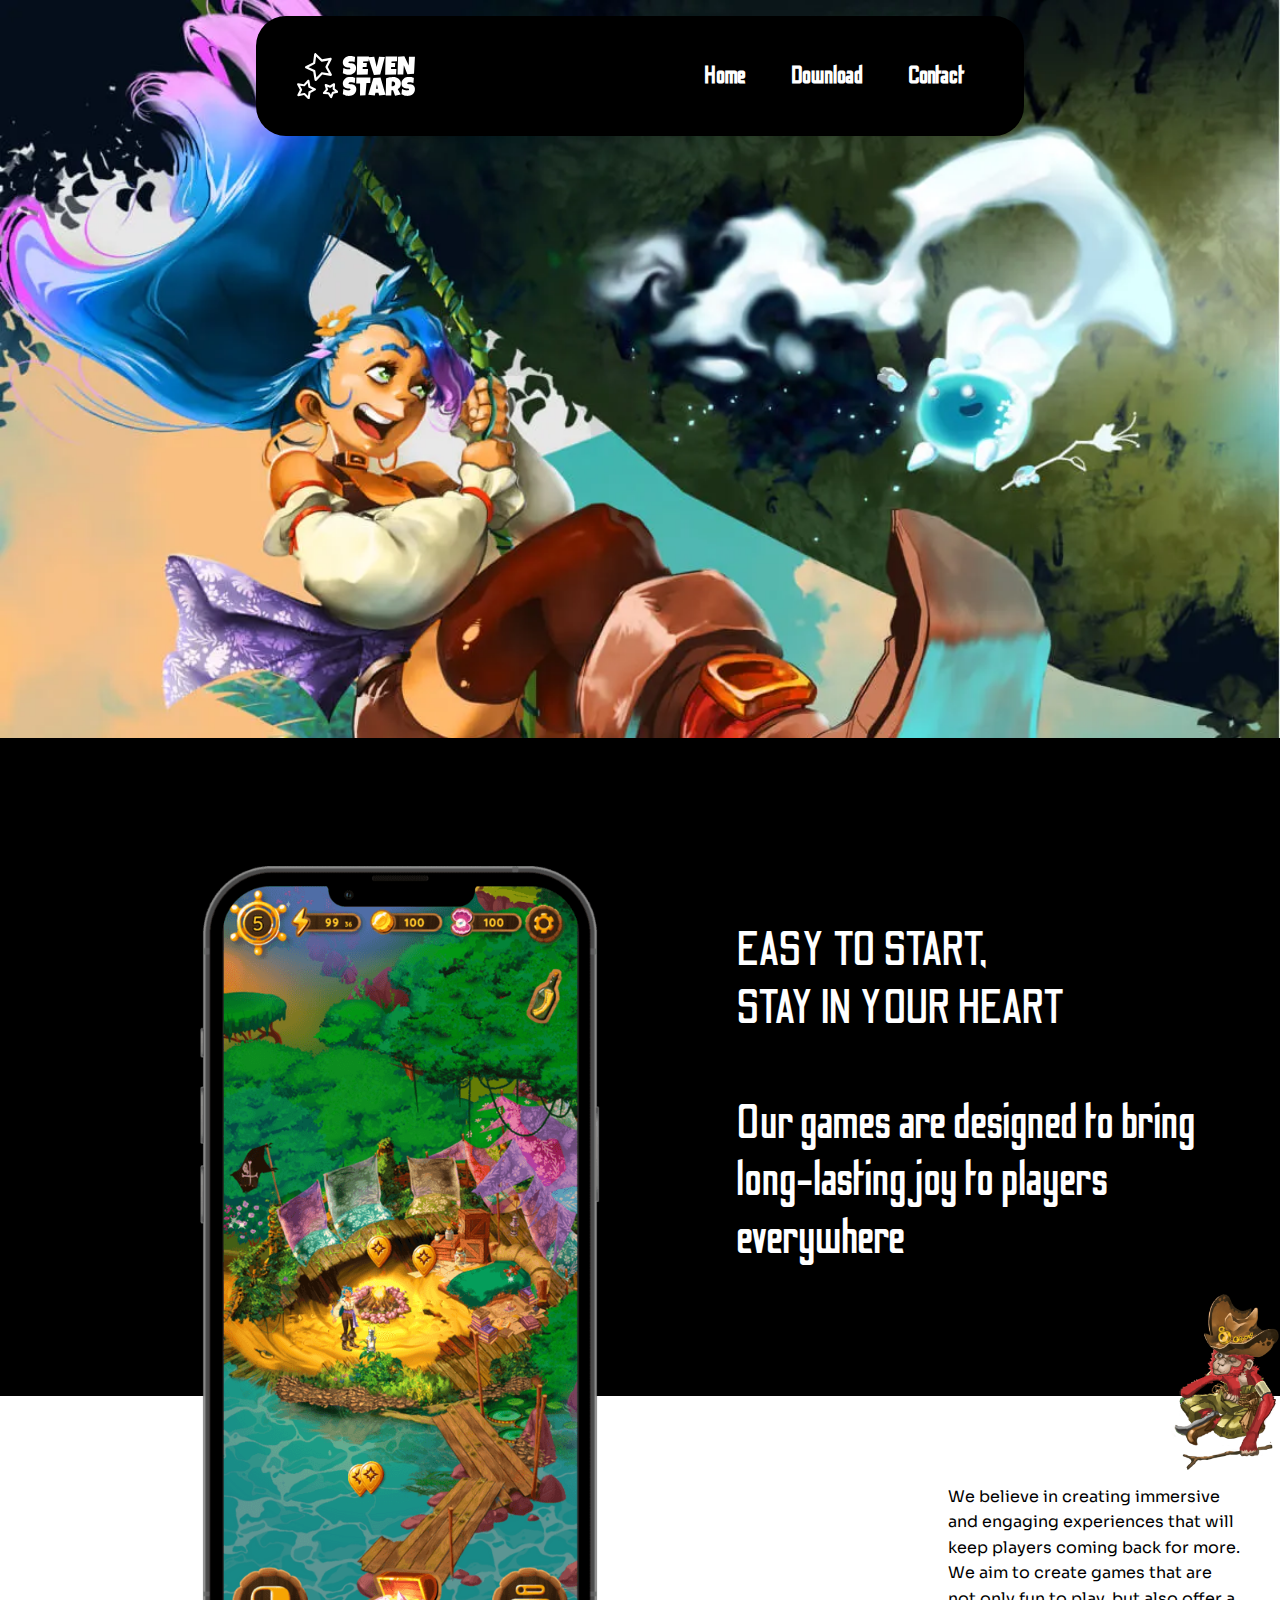
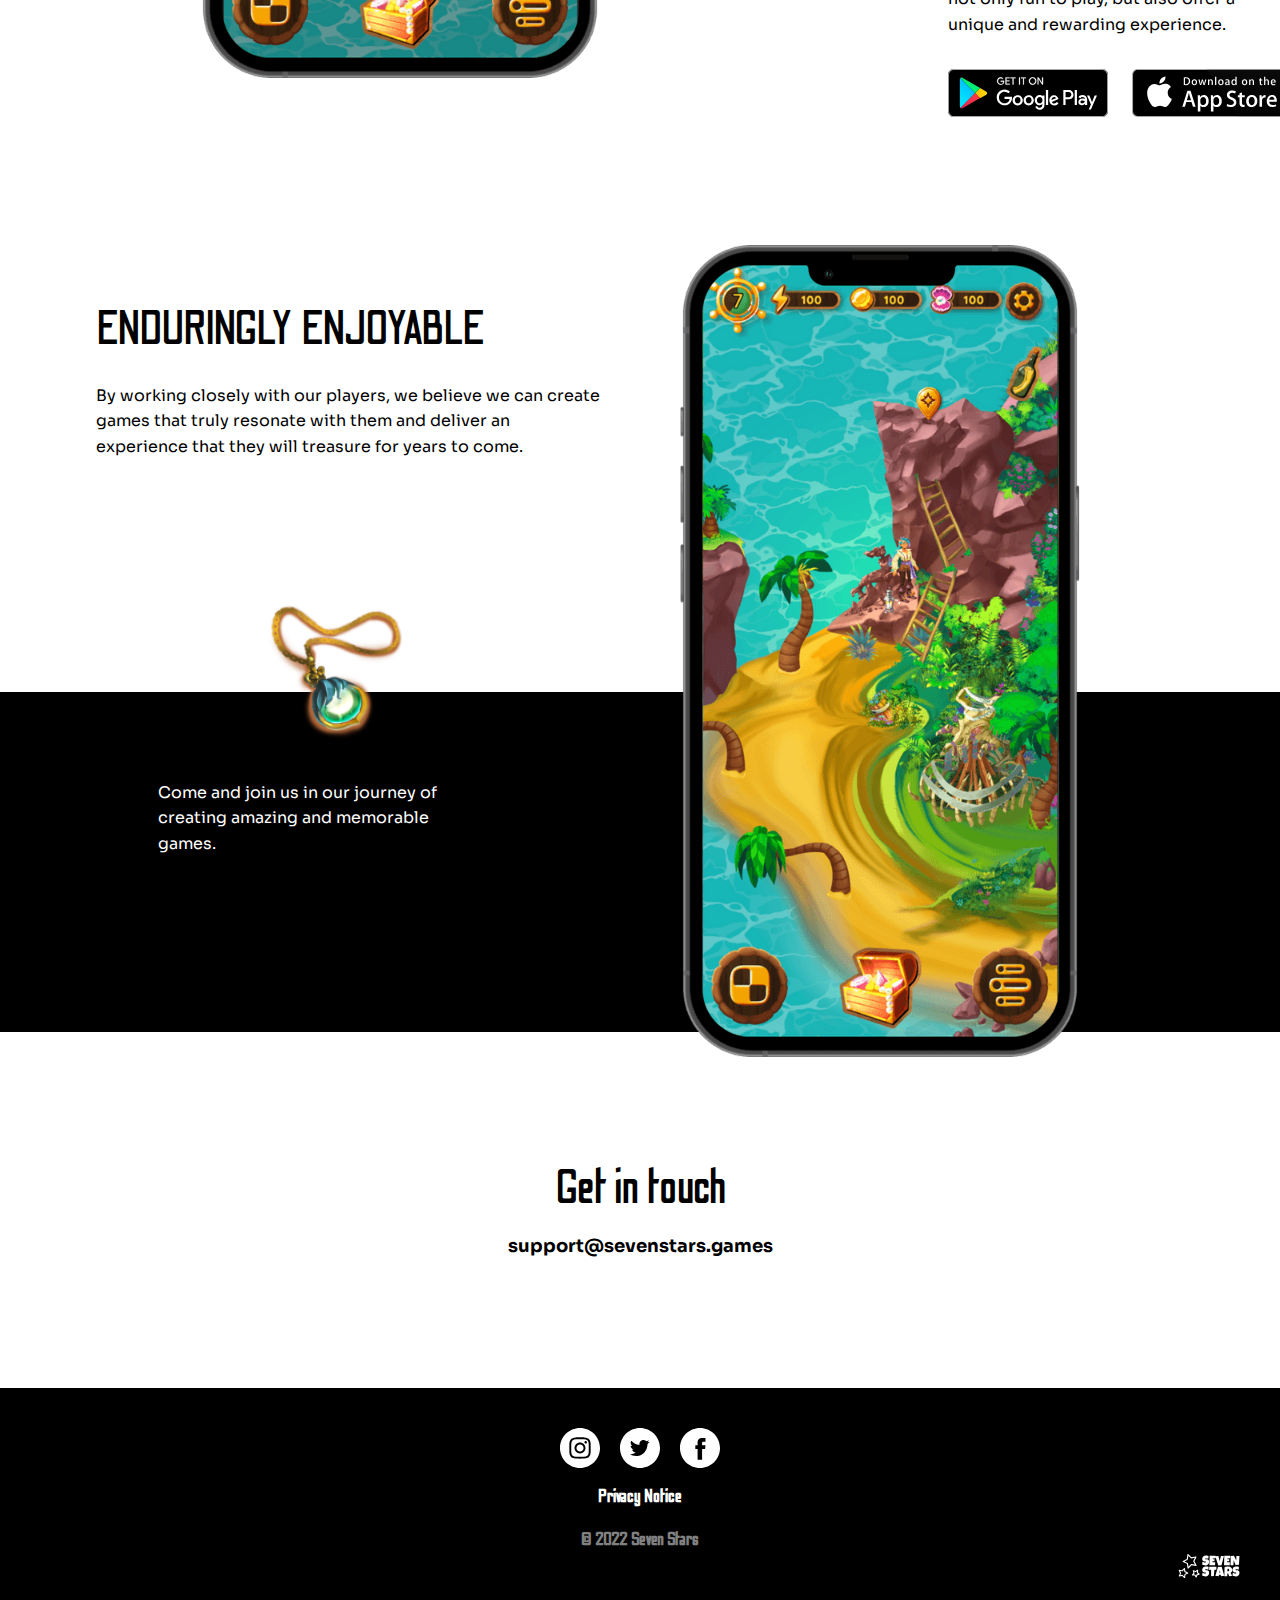
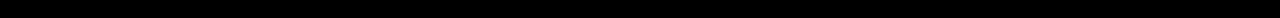
<file: index.html>
<!DOCTYPE html><!--  This site was created in Webflow. https://www.webflow.com  -->
<!--  Last Published: Wed Feb 22 2023 10:25:45 GMT+0000 (Coordinated Universal Time)  -->
<html data-wf-page="634268ea23de29f224d68b88" data-wf-site="634268ea23de299be1d68b75">
<head>
  <meta charset="utf-8">
  <title>Hidden Island</title>
  <meta content="width=device-width, initial-scale=1" name="viewport">
  <meta content="Webflow" name="generator">
  <link href="css/normalize.css" rel="stylesheet" type="text/css">
  <link href="css/webflow.css" rel="stylesheet" type="text/css">
  <link href="css/hidden-island-merge-adventure-bf254d.webflow.css" rel="stylesheet" type="text/css">
  <!-- [if lt IE 9]><script src="https://cdnjs.cloudflare.com/ajax/libs/html5shiv/3.7.3/html5shiv.min.js" type="text/javascript"></script><![endif] -->
  <script type="text/javascript">!function(o,c){var n=c.documentElement,t=" w-mod-";n.className+=t+"js",("ontouchstart"in o||o.DocumentTouch&&c instanceof DocumentTouch)&&(n.className+=t+"touch")}(window,document);</script>
  <link href="images/favicon.jpg" rel="shortcut icon" type="image/x-icon">
  <link href="images/webclip.png" rel="apple-touch-icon">
</head>
<body>
  <div class="global-styles w-embed">
    <style>
/* Make text look crisper and more legible in all browsers */
body {
  -webkit-font-smoothing: antialiased;
  -moz-osx-font-smoothing: grayscale;
  font-smoothing: antialiased;
  text-rendering: optimizeLegibility;
}
/* Focus state style for keyboard navigation for the focusable elements */
*[tabindex]:focus-visible,
  input[type="file"]:focus-visible {
   outline: 0.125rem solid #4d65ff;
   outline-offset: 0.125rem;
}
/* Get rid of top margin on first element in any rich text element */
.w-richtext > :not(div):first-child, .w-richtext > div:first-child > :first-child {
  margin-top: 0 !important;
}
/* Get rid of bottom margin on last element in any rich text element */
.w-richtext>:last-child, .w-richtext ol li:last-child, .w-richtext ul li:last-child {
	margin-bottom: 0 !important;
}
/* Prevent all click and hover interaction with an element */
.pointer-events-off {
	pointer-events: none;
}
/* Enables all click and hover interaction with an element */
.pointer-events-on {
  pointer-events: auto;
}
/* Create a class of .div-square which maintains a 1:1 dimension of a div */
.div-square::after {
	content: "";
	display: block;
	padding-bottom: 100%;
}
/* Make sure containers never lose their center alignment */
.container-medium,.container-small, .container-large {
	margin-right: auto !important;
  margin-left: auto !important;
}
/* 
Make the following elements inherit typography styles from the parent and not have hardcoded values. 
Important: You will not be able to style for example "All Links" in Designer with this CSS applied.
Uncomment this CSS to use it in the project. Leave this message for future hand-off.
*/
/*
a,
.w-input,
.w-select,
.w-tab-link,
.w-nav-link,
.w-dropdown-btn,
.w-dropdown-toggle,
.w-dropdown-link {
  color: inherit;
  text-decoration: inherit;
  font-size: inherit;
}
*/
/* Apply "..." after 3 lines of text */
.text-style-3lines {
	display: -webkit-box;
	overflow: hidden;
	-webkit-line-clamp: 3;
	-webkit-box-orient: vertical;
}
/* Apply "..." after 2 lines of text */
.text-style-2lines {
	display: -webkit-box;
	overflow: hidden;
	-webkit-line-clamp: 2;
	-webkit-box-orient: vertical;
}
/* Adds inline flex display */
.display-inlineflex {
  display: inline-flex;
}
/* These classes are never overwritten */
.hide {
  display: none !important;
}
@media screen and (max-width: 991px), 
  @media screen and (max-width: 767px), 
  @media screen and (max-width: 479px){
    .hide, .hide-tablet{
      display: none !important;
    }
  }
  @media screen and (max-width: 767px)
    .hide-mobile-landscape{
      display: none !important;
    }
  }
  @media screen and (max-width: 479px)
    .hide-mobile{
      display: none !important;
    }
  }
.margin-0 {
  margin: 0rem !important;
}
.padding-0 {
  padding: 0rem !important;
}
.spacing-clean {
padding: 0rem !important;
margin: 0rem !important;
}
.margin-top {
  margin-right: 0rem !important;
  margin-bottom: 0rem !important;
  margin-left: 0rem !important;
}
.padding-top {
  padding-right: 0rem !important;
  padding-bottom: 0rem !important;
  padding-left: 0rem !important;
}
.margin-right {
  margin-top: 0rem !important;
  margin-bottom: 0rem !important;
  margin-left: 0rem !important;
}
.padding-right {
  padding-top: 0rem !important;
  padding-bottom: 0rem !important;
  padding-left: 0rem !important;
}
.margin-bottom {
  margin-top: 0rem !important;
  margin-right: 0rem !important;
  margin-left: 0rem !important;
}
.padding-bottom {
  padding-top: 0rem !important;
  padding-right: 0rem !important;
  padding-left: 0rem !important;
}
.margin-left {
  margin-top: 0rem !important;
  margin-right: 0rem !important;
  margin-bottom: 0rem !important;
}
.padding-left {
  padding-top: 0rem !important;
  padding-right: 0rem !important;
  padding-bottom: 0rem !important;
}
.margin-horizontal {
  margin-top: 0rem !important;
  margin-bottom: 0rem !important;
}
.padding-horizontal {
  padding-top: 0rem !important;
  padding-bottom: 0rem !important;
}
.margin-vertical {
  margin-right: 0rem !important;
  margin-left: 0rem !important;
}
.padding-vertical {
  padding-right: 0rem !important;
  padding-left: 0rem !important;
}
</style>
  </div>
  <div data-animation="default" data-collapse="medium" data-duration="400" data-easing="ease" data-easing2="ease" role="banner" class="nav-bar w-nav">
    <div class="container-small navbar">
      <div class="padding-global">
        <div class="navbar-bg">
          <a href="/#home" class="w-nav-brand"><img src="images/logo.svg" loading="lazy" width="120" height="90" alt="" class="logo"></a>
          <nav role="navigation" class="nav-menu w-nav-menu">
            <a href="#home" class="nav-link w-nav-link">Home</a>
            <a href="/#download" class="nav-link w-nav-link">Download</a>
            <a href="/#team" class="nav-link hide w-nav-link">Team</a>
            <a href="/#contact" class="nav-link w-nav-link">Contact</a>
          </nav>
          <div class="menu-button w-nav-button">
            <div class="w-icon-nav-menu"></div>
          </div>
        </div>
      </div>
    </div>
  </div>
  <div class="page-wrapper">
    <main class="main-wrapper">
      <section id="home" class="section-home-header"></section>
      <section class="section-home-feature">
        <div class="background-black">
          <div class="padding-global">
            <div class="container-large">
              <div class="padding-vertical padding-xhuge">
                <div class="section-feature-grid">
                  <div id="w-node-_539ce056-bb07-12b2-8bb7-e8960d2c1dfa-24d68b88" class="max-width-large relative center-mobile-portrait"><img src="images/ColorGray-2.png" loading="lazy" width="516" id="w-node-_150e0f2a-a371-9c2b-718a-cb12b3fc08f3-24d68b88" srcset="images/ColorGray-2-p-500.png 500w, images/ColorGray-2.png 516w" sizes="(max-width: 767px) 240px, (max-width: 991px) 42vw, 400px" alt="" class="screenshot-mockup-featured"></div>
                  <div id="w-node-_4d95845b-d833-7a91-add7-d62e59901083-24d68b88" class="section-feature-gems-grid">
                    <div id="w-node-_06e6e056-f407-d061-3d46-60c83e425a5f-24d68b88" class="text-wrapper-feature">
                      <div class="text-color-white">
                        <h2>EASY TO START, <br>STAY IN YOUR HEART<br>‍<br>Our games are designed to bring long-lasting joy to players everywhere</h2>
                      </div>
                    </div>
                  </div>
                </div>
              </div>
            </div>
          </div>
        </div>
      </section>
      <div class="relative">
        <section id="download" class="absolute">
          <div class="padding-top padding-xxhuge"></div>
        </section>
      </div>
      <section id="w-node-_58ba5f8a-8f2b-88bc-f275-fbde37d8308d-24d68b88" class="section-gems-grid">
        <div id="w-node-_12a3d5c2-019d-df1a-699c-610212917e5d-24d68b88" class="gems-wrapper">
          <div id="w-node-bc8288f1-2cae-2fa5-0af5-8bff4368412c-24d68b88" class="padding-global">
            <div class="container-large">
              <div id="w-node-_3e530cc3-63f5-d6b9-931b-28c2f52c03ac-24d68b88" class="max-width-large relative"><img src="images/Meta_MMonkey_Sitting_Animation.png" loading="lazy" sizes="(max-width: 479px) 22vw, (max-width: 767px) 99.59375px, (max-width: 991px) 15vw, 154.75px" srcset="images/Meta_MMonkey_Sitting_Animation-p-500.png 500w, images/Meta_MMonkey_Sitting_Animation.png 727w" alt="" class="home-image-character-monkey">
                <div class="margin-top margin-xsmall">
                  <p>We believe in creating immersive and engaging experiences that will keep players coming back for more. We aim to create games that are not only fun to play, but also offer a unique and rewarding experience. </p>
                </div>
                <div class="margin-top margin-medium">
                  <div class="app-store-btn"><img src="images/play-store-btn.svg" loading="lazy" id="w-node-f3e5d66f-269b-60e1-14a3-923c8ce9f31c-24d68b88" alt="" class="app-store-btn"><img src="images/app-store-btn.svg" loading="lazy" id="w-node-b8e107dd-8a74-332c-e2d6-41d61029563f-24d68b88" alt=""></div>
                </div>
              </div>
            </div>
          </div>
        </div>
      </section>
      <section class="section-home-feature">
        <div class="padding-global">
          <div class="container-large">
            <div class="padding-vertical padding-xhuge mobile-landscape">
              <div class="section-feature-grid">
                <div id="w-node-de558182-4edd-dabd-4bf5-f25c6097890e-24d68b88" class="max-width-large relative center-mobile-portrait"><img src="images/ColorGray-1.png" loading="lazy" width="516" id="w-node-de558182-4edd-dabd-4bf5-f25c6097890f-24d68b88" srcset="images/ColorGray-1-p-500.png 500w, images/ColorGray-1.png 516w" sizes="(max-width: 767px) 240px, (max-width: 991px) 42vw, 400px" alt="" class="screenshot-mockup-featured _2"></div>
                <div id="w-node-de558182-4edd-dabd-4bf5-f25c60978910-24d68b88" class="section-feature-gems-grid">
                  <div id="w-node-de558182-4edd-dabd-4bf5-f25c60978911-24d68b88" class="text-wrapper-feature">
                    <h2>ENDURINGLY ENJOYABLE</h2>
                    <div class="margin-top margin-custom1">
                      <div>
                        <p>By working closely with our players, we believe we can create games that truly resonate with them and deliver an experience that they will treasure for years to come. </p>
                      </div>
                    </div>
                  </div>
                </div>
              </div>
            </div>
          </div>
        </div>
        <div class="absolute-bg-wrapper">
          <div class="background-black _2">
            <div class="section-gems-grid">
              <div id="w-node-_6a0219b7-d065-2f03-a4c4-afff4c4aa7a0-24d68b88" class="gems-wrapper necklace">
                <div class="padding-global">
                  <div class="container-large">
                    <div id="w-node-_6a0219b7-d065-2f03-a4c4-afff4c4aa7a1-24d68b88" class="max-width-large relative"><img src="images/image-1.png" loading="lazy" alt="" class="home-image-character-necklace">
                      <div class="margin-top margin-xsmall">
                        <div class="text-color-white">
                          <p>Come and join us in our journey of creating amazing and memorable games.</p>
                        </div>
                      </div>
                    </div>
                  </div>
                </div>
              </div>
            </div>
            <div class="padding-global hide">
              <div class="container-large">
                <div class="padding-vertical padding-xhuge">
                  <div class="section-feature-grid _1280">
                    <div id="w-node-_5b248570-4872-15ac-04db-6a1f1ecc6958-24d68b88" class="max-width-large relative center-mobile-portrait"><img src="images/phone-screen-03.png" loading="lazy" width="516" id="w-node-_5b248570-4872-15ac-04db-6a1f1ecc6959-24d68b88" srcset="images/phone-screen-03-p-500.png 500w, images/phone-screen-03.png 516w" sizes="100vw" alt="" class="screenshot-mockup-featured"></div>
                    <div id="w-node-_5b248570-4872-15ac-04db-6a1f1ecc695a-24d68b88" class="section-feature-gems-grid">
                      <div id="w-node-_5b248570-4872-15ac-04db-6a1f1ecc695b-24d68b88" class="text-wrapper-feature">
                        <div class="text-color-white">
                          <h2>EPIC REAL-TIME CARD BATTLES</h2>
                        </div>
                        <div class="margin-top margin-custom1">
                          <div class="text-color-white">
                            <p>Lorem ipsum dolor sit amet, consectetur adipiscing elit, sed do eiusmod tempor incididunt ut labore et dolore magna aliqua. Ut enim ad minim veniam, quis nostrud exercitation ullamco laboris nisi ut aliquip ex ea commodo consequat. Duis aute irure dolor in reprehenderit in voluptate velit esse cillum dolore eu fugiat nulla pariatur. Excepteur sint occaecat cupidatat non proident, sunt in culpa qui officia deserunt mollit anim id est laborum.</p>
                          </div>
                        </div>
                      </div>
                    </div>
                  </div>
                </div>
              </div>
            </div>
          </div>
        </div>
      </section>
      <div class="section-gems-grid hide">
        <div id="w-node-_49c345cf-76bf-f9f8-9a07-62d364cc7a32-24d68b88" class="gems-wrapper">
          <div class="padding-global">
            <div class="container-large">
              <div id="w-node-a5b402f2-1125-1e19-fd54-a353fb2c99b8-24d68b88" class="margin-bottom margin-xhuge">
                <div id="w-node-_49c345cf-76bf-f9f8-9a07-62d364cc7a33-24d68b88" class="max-width-large relative">
                  <h2 class="heading-style-h3">Collect Gems</h2>
                  <div class="margin-top margin-xsmall">
                    <p>Lorem ipsum dolor sit amet, consectetur adipiscing elit, sed do eiusmod tempor incididunt ut labore et dolore magna aliqua.</p>
                  </div>
                  <div class="margin-top margin-medium">
                    <div class="app-store-btn"><img src="images/play-store-btn.svg" loading="lazy" id="w-node-_49c345cf-76bf-f9f8-9a07-62d364cc7a3c-24d68b88" alt=""><img src="images/app-store-btn.svg" loading="lazy" id="w-node-_49c345cf-76bf-f9f8-9a07-62d364cc7a3d-24d68b88" alt=""></div>
                  </div><img src="images/image-3.png" loading="lazy" alt="" class="home-image-character-skeleton">
                </div>
              </div>
            </div>
          </div>
        </div>
      </div>
      <div class="relative">
        <section id="team" class="team-anchor">
          <div class="padding-top padding-xxlarge"></div>
        </section>
      </div>
      <section class="section-team hide">
        <div class="padding-global">
          <div class="container-large">
            <div class="padding-vertical padding-xhuge">
              <div class="team-align-center">
                <div class="max-width-large">
                  <h2>We Are the Pioneers of Location-Based Gaming</h2>
                  <div class="margin-top margin-small">
                    <p>We started to build the future of gaming almost ten years ago but we were too early, the world was not ready for us. Now we’re back and on a mission to build world-class location-based games for mobile.Shipyard Games is a fresh new mobile gaming studio. We&#x27;re backed by Supercell, the best game maker in the world. Our office is located in Finland, in the beautiful city of Helsinki that is home to some of the top talent in gaming.</p>
                  </div>
                  <div class="margin-top margin-custom2">
                    <div class="team-pictures"><img src="images/04.png" loading="lazy" alt=""><img src="images/02.png" loading="lazy" alt=""><img src="images/03.png" loading="lazy" alt=""><img src="images/01.png" loading="lazy" alt=""></div>
                  </div>
                  <div class="margin-top margin-xxlarge">
                    <div class="team-align-center">
                      <a href="#" class="cta-button w-button">Join Us</a>
                    </div>
                  </div>
                </div>
              </div>
            </div>
          </div>
        </div>
      </section>
      <section id="contact" class="section-contact">
        <div class="padding-global">
          <div class="container-large">
            <div class="padding-vertical padding-xhuge">
              <div class="text-align-center">
                <h2>Get in touch</h2>
                <div class="margin-top margin-small">
                  <a href="mailto:support@sevenstars.games">support@sevenstars.games</a>
                </div>
                <div class="margin-top margin-small hide">
                  <a href="tel:+12983485671">+1 298 348 5671</a>
                </div>
                <div class="margin-top margin-small hide">
                  <div class="text-weight-bold">64 Hills View, California</div>
                </div>
              </div>
            </div>
          </div>
        </div>
      </section>
    </main>
  </div>
  <section class="section-footer">
    <div class="padding-global">
      <div class="container-large">
        <div class="padding-vertical padding-custom2">
          <div class="footer-wrapper w-clearfix">
            <div class="social-media-footer"><img src="images/instagram.svg" loading="lazy" alt=""><img src="images/twitter.svg" loading="lazy" alt=""><img src="images/facebook.svg" loading="lazy" alt=""></div>
            <div class="margin-top margin-custom1 hide">
              <div class="footer-nav">
                <a href="/#home" class="footer-nav-link">Home</a>
                <a href="/#download" class="footer-nav-link">Download</a>
                <a href="#" class="footer-nav-link">Team</a>
              </div>
            </div>
            <div class="margin-top margin-small">
              <div class="footer-nav">
                <a href="privacy-notice.html" class="footer-nav-link">Privacy Notice</a>
              </div>
            </div>
            <div class="margin-top margin-small">
              <div class="team-align-center">
                <div class="text-color-grey">
                  <div class="text-weight-bold">
                    <div class="text-size-regular footer-copyright">© 2022 Seven Stars</div>
                  </div>
                </div>
              </div>
            </div><img src="images/logo.svg" loading="lazy" width="62" height="24" alt="" class="logo footer">
          </div>
        </div>
      </div>
    </div>
  </section>
  <script src="https://d3e54v103j8qbb.cloudfront.net/js/jquery-3.5.1.min.dc5e7f18c8.js?site=634268ea23de299be1d68b75" type="text/javascript" integrity="sha256-9/aliU8dGd2tb6OSsuzixeV4y/faTqgFtohetphbbj0=" crossorigin="anonymous"></script>
  <script src="js/webflow.js" type="text/javascript"></script>
  <!-- [if lte IE 9]><script src="https://cdnjs.cloudflare.com/ajax/libs/placeholders/3.0.2/placeholders.min.js"></script><![endif] -->
</body>
</html>
</file>
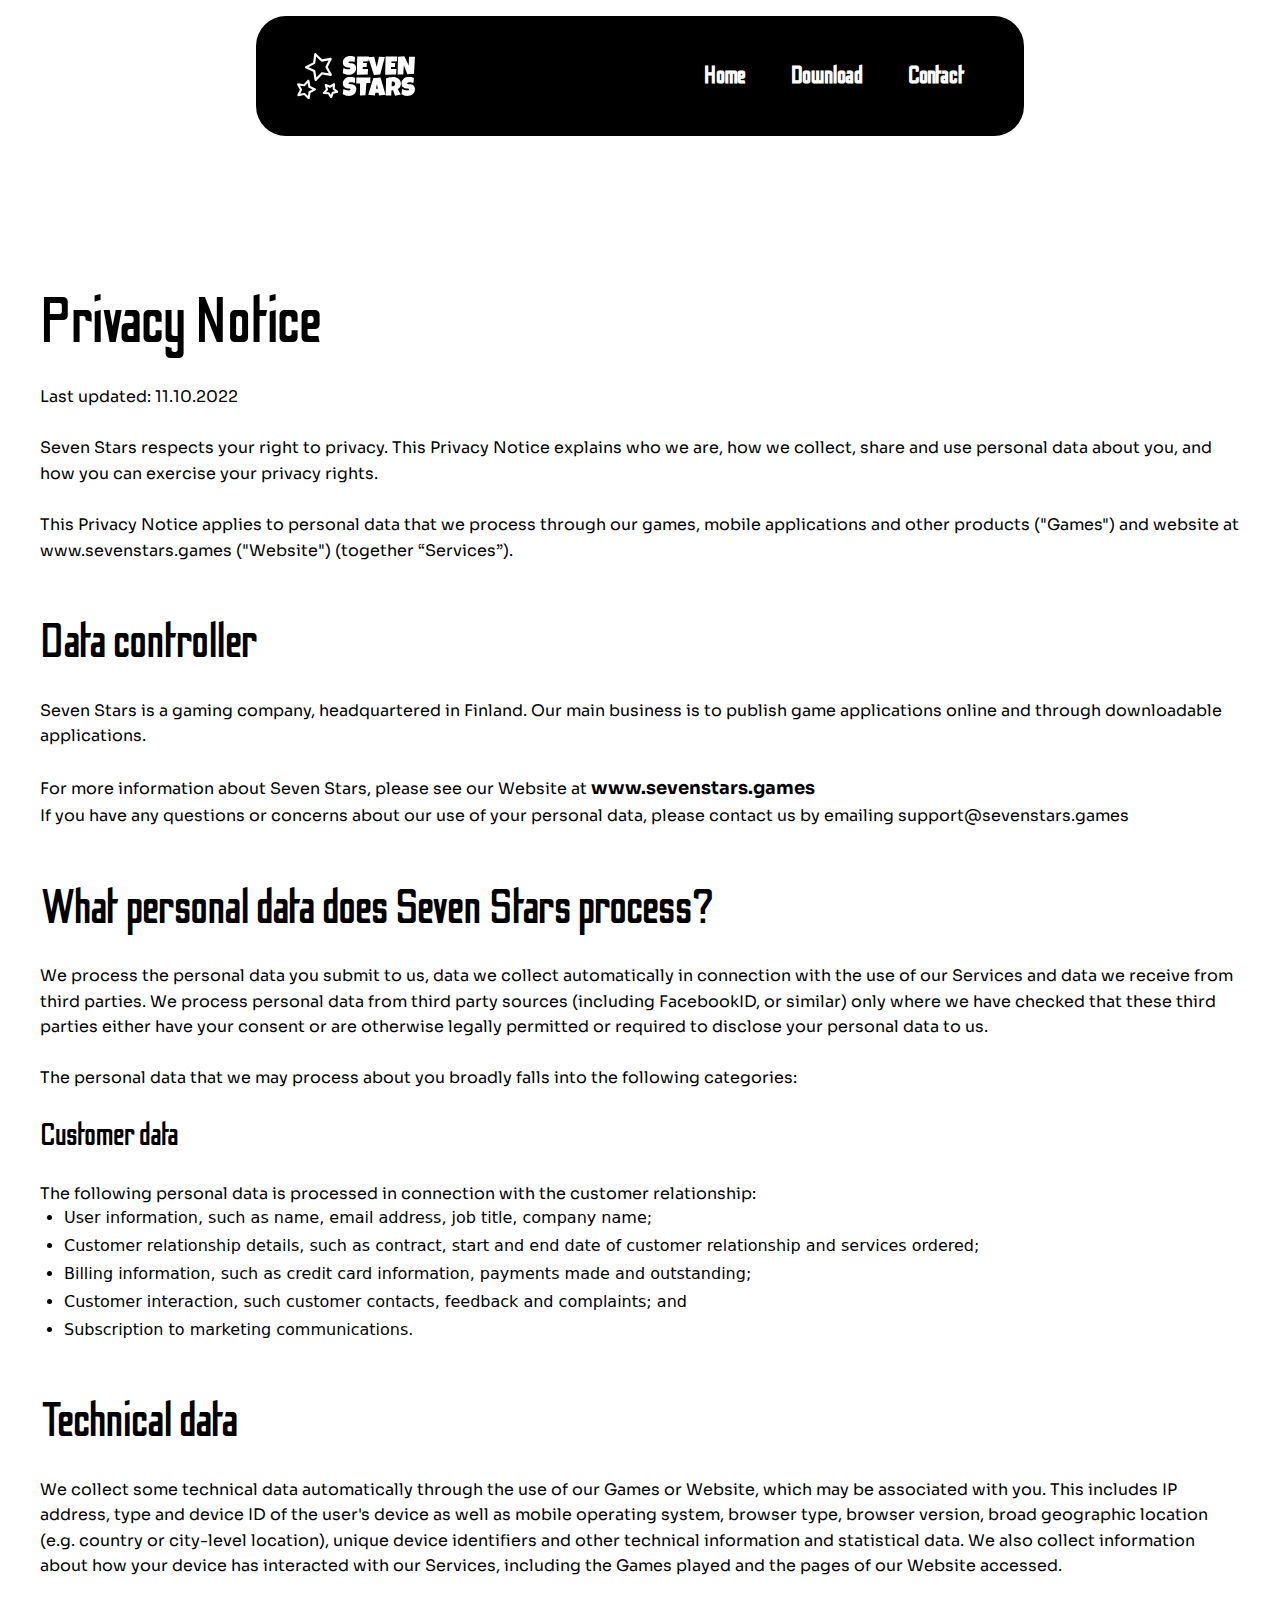
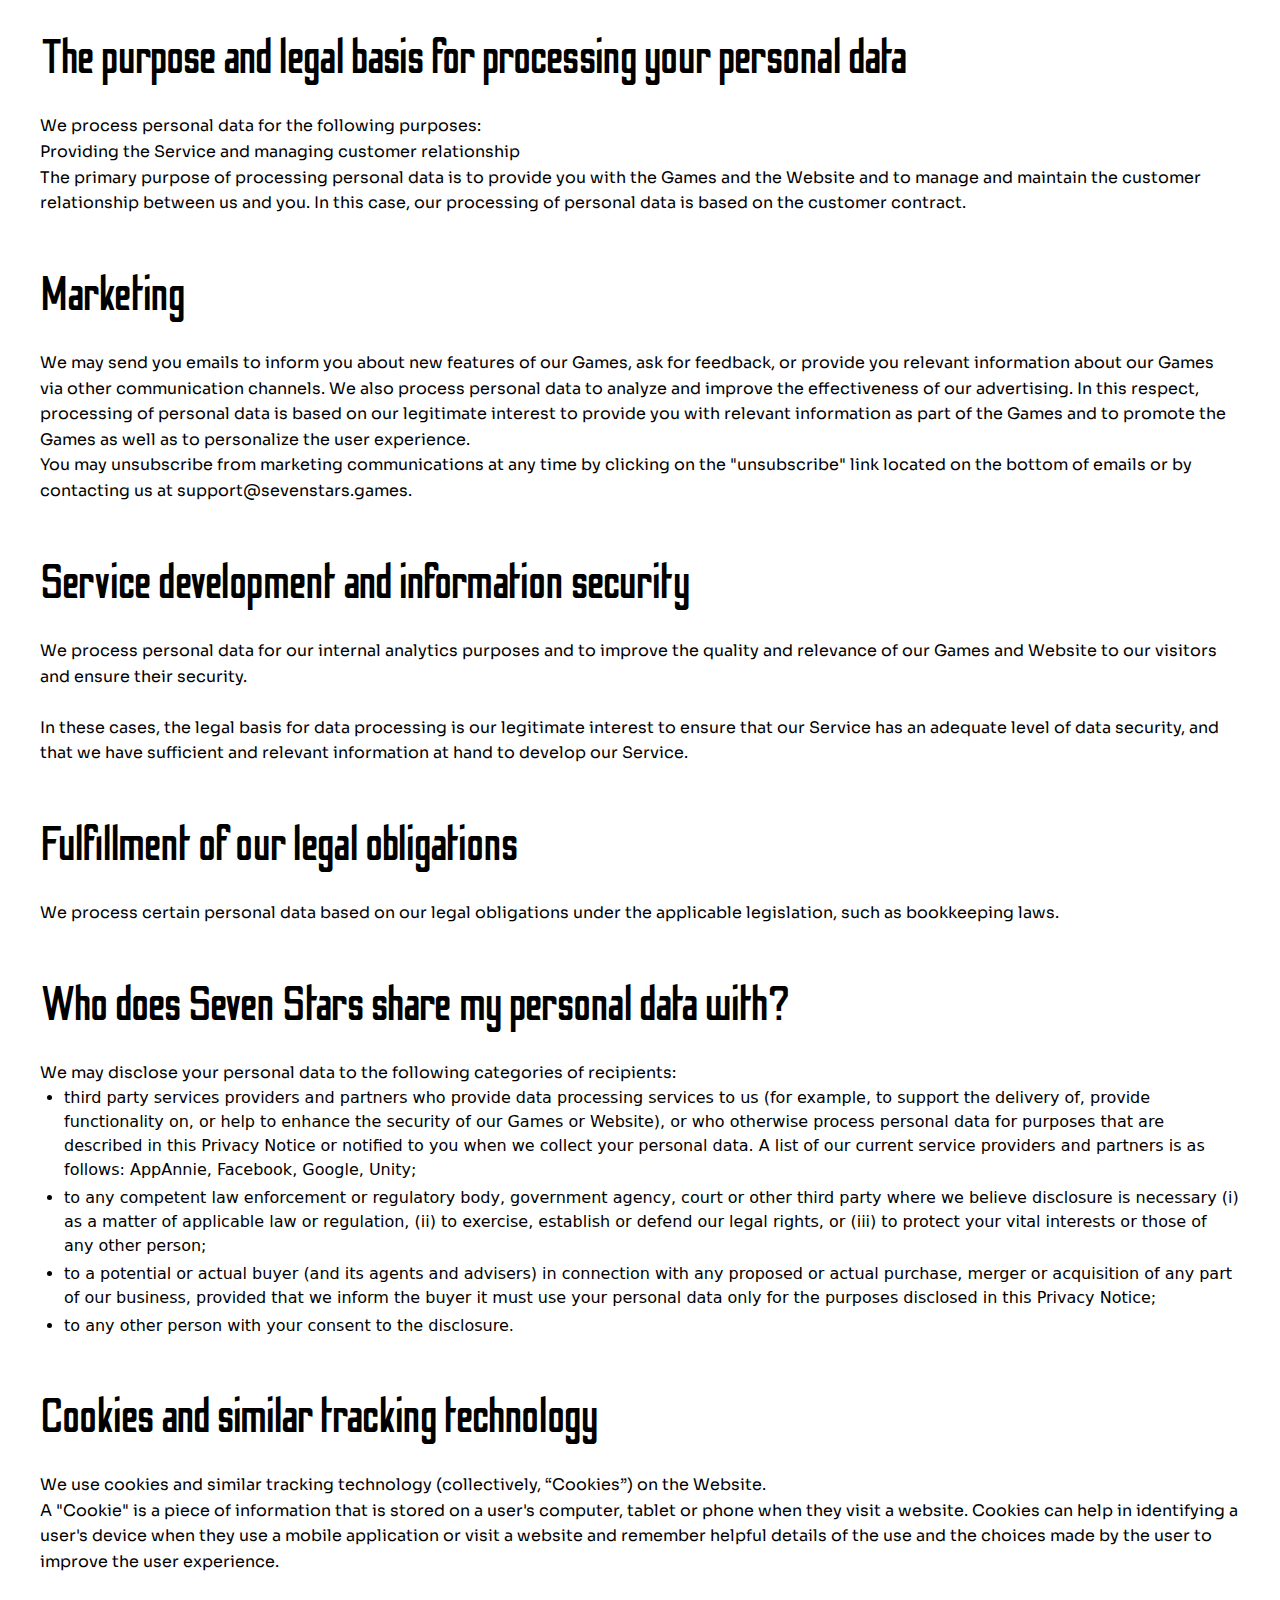
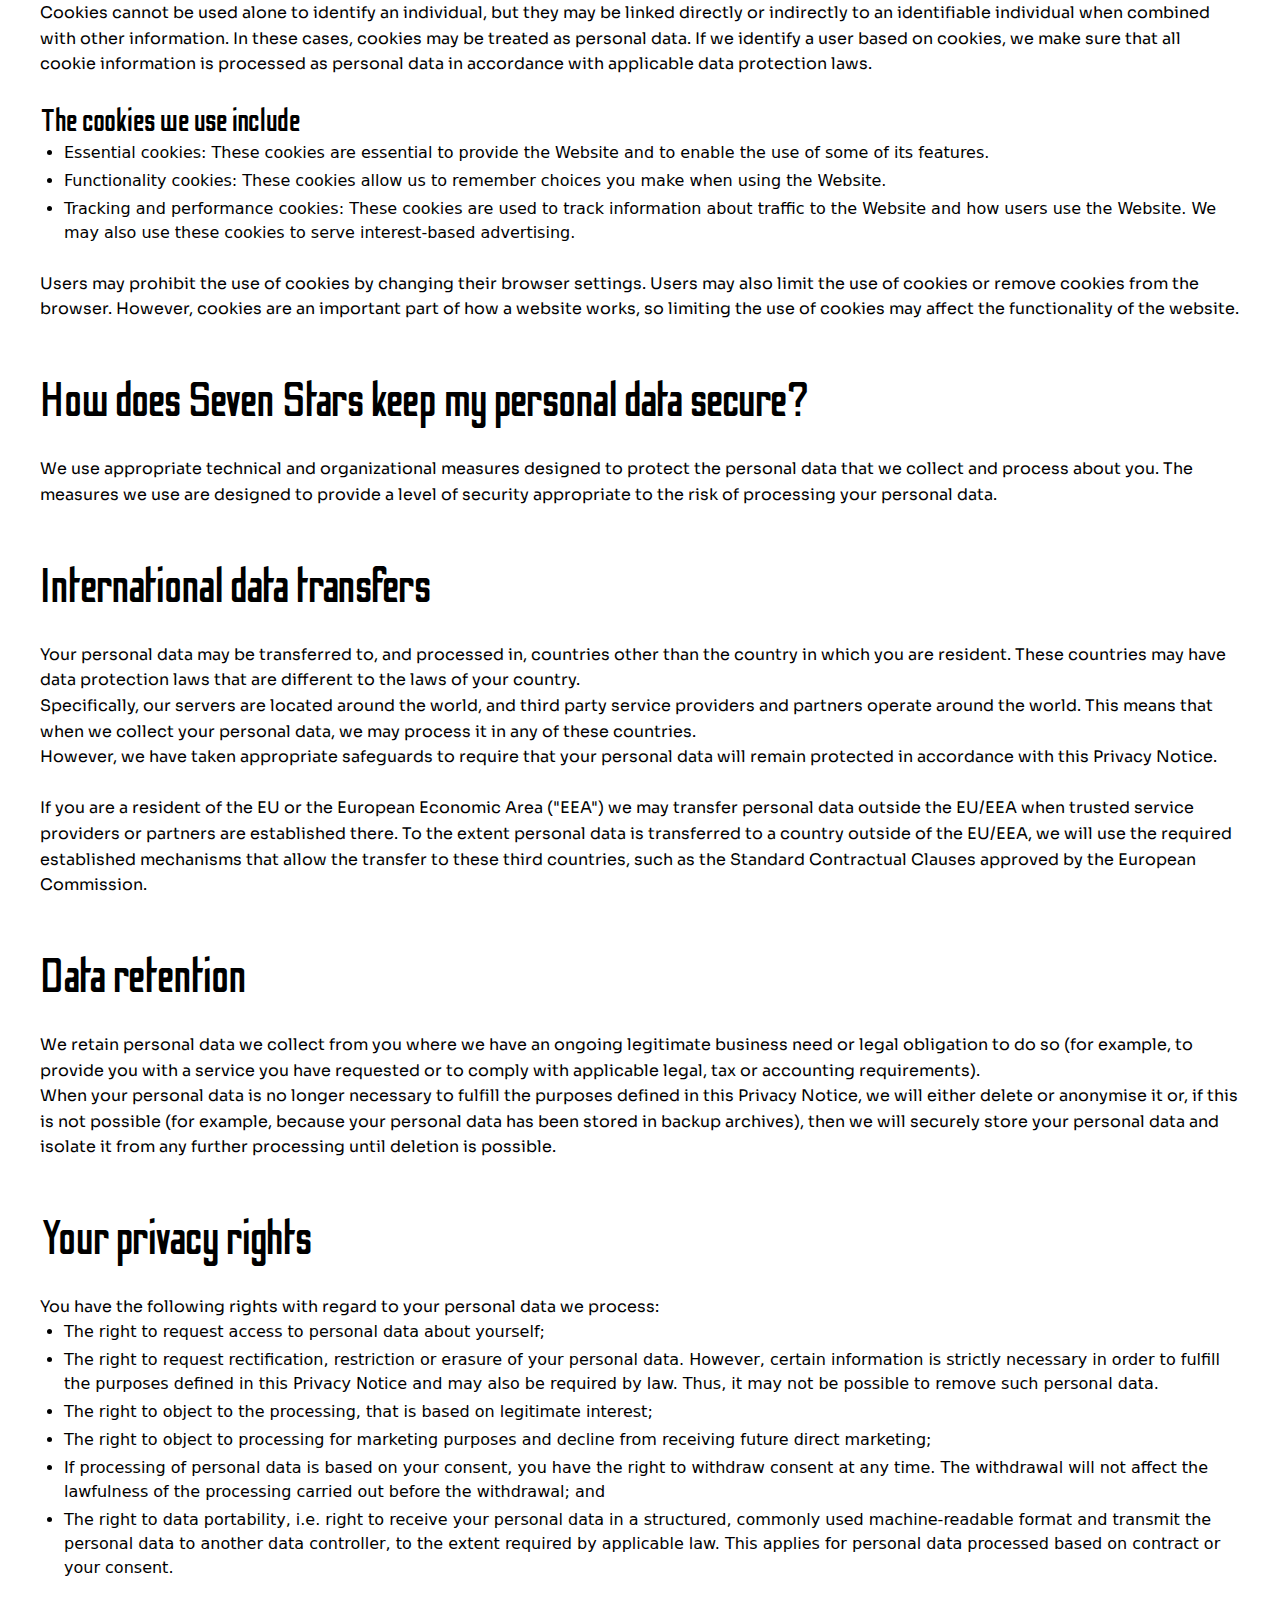
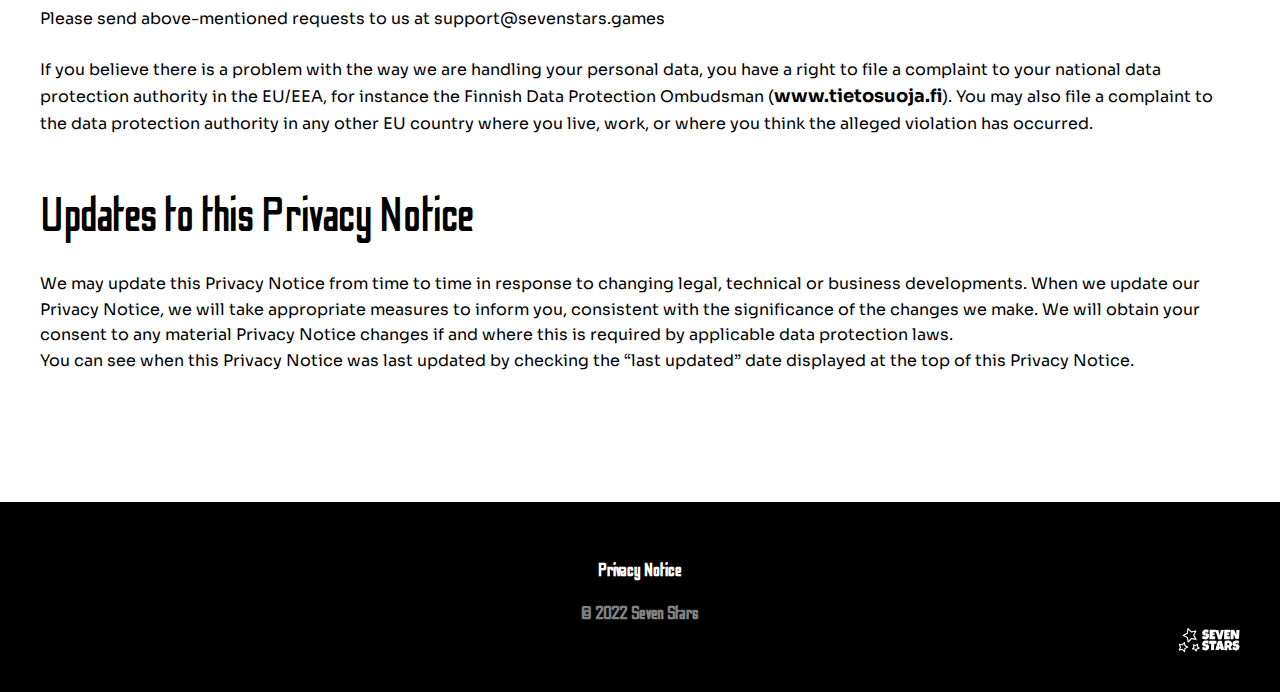
<file: privacy-notice.html>
<!DOCTYPE html><!--  This site was created in Webflow. https://www.webflow.com  -->
<!--  Last Published: Wed Feb 22 2023 10:25:45 GMT+0000 (Coordinated Universal Time)  -->
<html data-wf-page="6346901eba474e9c2b773ec1" data-wf-site="634268ea23de299be1d68b75">
<head>
  <meta charset="utf-8">
  <title>Privacy Policy</title>
  <meta content="Privacy Policy" property="og:title">
  <meta content="Privacy Policy" property="twitter:title">
  <meta content="width=device-width, initial-scale=1" name="viewport">
  <meta content="Webflow" name="generator">
  <link href="css/normalize.css" rel="stylesheet" type="text/css">
  <link href="css/webflow.css" rel="stylesheet" type="text/css">
  <link href="css/hidden-island-merge-adventure-bf254d.webflow.css" rel="stylesheet" type="text/css">
  <!-- [if lt IE 9]><script src="https://cdnjs.cloudflare.com/ajax/libs/html5shiv/3.7.3/html5shiv.min.js" type="text/javascript"></script><![endif] -->
  <script type="text/javascript">!function(o,c){var n=c.documentElement,t=" w-mod-";n.className+=t+"js",("ontouchstart"in o||o.DocumentTouch&&c instanceof DocumentTouch)&&(n.className+=t+"touch")}(window,document);</script>
  <link href="images/favicon.jpg" rel="shortcut icon" type="image/x-icon">
  <link href="images/webclip.png" rel="apple-touch-icon">
</head>
<body>
  <div class="page-wrapper">
    <div class="global-styles w-embed">
      <style>
/* Make text look crisper and more legible in all browsers */
body {
  -webkit-font-smoothing: antialiased;
  -moz-osx-font-smoothing: grayscale;
  font-smoothing: antialiased;
  text-rendering: optimizeLegibility;
}
/* Focus state style for keyboard navigation for the focusable elements */
*[tabindex]:focus-visible,
  input[type="file"]:focus-visible {
   outline: 0.125rem solid #4d65ff;
   outline-offset: 0.125rem;
}
/* Get rid of top margin on first element in any rich text element */
.w-richtext > :not(div):first-child, .w-richtext > div:first-child > :first-child {
  margin-top: 0 !important;
}
/* Get rid of bottom margin on last element in any rich text element */
.w-richtext>:last-child, .w-richtext ol li:last-child, .w-richtext ul li:last-child {
	margin-bottom: 0 !important;
}
/* Prevent all click and hover interaction with an element */
.pointer-events-off {
	pointer-events: none;
}
/* Enables all click and hover interaction with an element */
.pointer-events-on {
  pointer-events: auto;
}
/* Create a class of .div-square which maintains a 1:1 dimension of a div */
.div-square::after {
	content: "";
	display: block;
	padding-bottom: 100%;
}
/* Make sure containers never lose their center alignment */
.container-medium,.container-small, .container-large {
	margin-right: auto !important;
  margin-left: auto !important;
}
/* 
Make the following elements inherit typography styles from the parent and not have hardcoded values. 
Important: You will not be able to style for example "All Links" in Designer with this CSS applied.
Uncomment this CSS to use it in the project. Leave this message for future hand-off.
*/
/*
a,
.w-input,
.w-select,
.w-tab-link,
.w-nav-link,
.w-dropdown-btn,
.w-dropdown-toggle,
.w-dropdown-link {
  color: inherit;
  text-decoration: inherit;
  font-size: inherit;
}
*/
/* Apply "..." after 3 lines of text */
.text-style-3lines {
	display: -webkit-box;
	overflow: hidden;
	-webkit-line-clamp: 3;
	-webkit-box-orient: vertical;
}
/* Apply "..." after 2 lines of text */
.text-style-2lines {
	display: -webkit-box;
	overflow: hidden;
	-webkit-line-clamp: 2;
	-webkit-box-orient: vertical;
}
/* Adds inline flex display */
.display-inlineflex {
  display: inline-flex;
}
/* These classes are never overwritten */
.hide {
  display: none !important;
}
@media screen and (max-width: 991px), 
  @media screen and (max-width: 767px), 
  @media screen and (max-width: 479px){
    .hide, .hide-tablet{
      display: none !important;
    }
  }
  @media screen and (max-width: 767px)
    .hide-mobile-landscape{
      display: none !important;
    }
  }
  @media screen and (max-width: 479px)
    .hide-mobile{
      display: none !important;
    }
  }
.margin-0 {
  margin: 0rem !important;
}
.padding-0 {
  padding: 0rem !important;
}
.spacing-clean {
padding: 0rem !important;
margin: 0rem !important;
}
.margin-top {
  margin-right: 0rem !important;
  margin-bottom: 0rem !important;
  margin-left: 0rem !important;
}
.padding-top {
  padding-right: 0rem !important;
  padding-bottom: 0rem !important;
  padding-left: 0rem !important;
}
.margin-right {
  margin-top: 0rem !important;
  margin-bottom: 0rem !important;
  margin-left: 0rem !important;
}
.padding-right {
  padding-top: 0rem !important;
  padding-bottom: 0rem !important;
  padding-left: 0rem !important;
}
.margin-bottom {
  margin-top: 0rem !important;
  margin-right: 0rem !important;
  margin-left: 0rem !important;
}
.padding-bottom {
  padding-top: 0rem !important;
  padding-right: 0rem !important;
  padding-left: 0rem !important;
}
.margin-left {
  margin-top: 0rem !important;
  margin-right: 0rem !important;
  margin-bottom: 0rem !important;
}
.padding-left {
  padding-top: 0rem !important;
  padding-right: 0rem !important;
  padding-bottom: 0rem !important;
}
.margin-horizontal {
  margin-top: 0rem !important;
  margin-bottom: 0rem !important;
}
.padding-horizontal {
  padding-top: 0rem !important;
  padding-bottom: 0rem !important;
}
.margin-vertical {
  margin-right: 0rem !important;
  margin-left: 0rem !important;
}
.padding-vertical {
  padding-right: 0rem !important;
  padding-left: 0rem !important;
}
</style>
    </div>
    <div data-animation="default" data-collapse="medium" data-duration="400" data-easing="ease" data-easing2="ease" role="banner" class="nav-bar w-nav">
      <div class="container-small navbar">
        <div class="padding-global">
          <div class="navbar-bg">
            <a href="/#home" class="w-nav-brand"><img src="images/logo.svg" loading="lazy" width="120" height="90" alt="" class="logo"></a>
            <nav role="navigation" class="nav-menu w-nav-menu">
              <a href="#home" class="nav-link w-nav-link">Home</a>
              <a href="/#download" class="nav-link w-nav-link">Download</a>
              <a href="/#team" class="nav-link hide w-nav-link">Team</a>
              <a href="/#contact" class="nav-link w-nav-link">Contact</a>
            </nav>
            <div class="menu-button w-nav-button">
              <div class="w-icon-nav-menu"></div>
            </div>
          </div>
        </div>
      </div>
    </div>
    <main class="main-wrapper">
      <div class="padding-vertical padding-xxlarge"></div>
      <section>
        <div class="padding-global">
          <div class="container-large">
            <div class="padding-vertical padding-xhuge">
              <div class="w-richtext">
                <h1>Privacy Notice</h1>
                <p>‍</p>
                <p>Last updated: 11.10.2022</p>
                <p>‍</p>
                <p>Seven Stars respects your right to privacy. This Privacy Notice explains who we are, how we collect, share and use personal data about you, and how you can exercise your privacy rights.</p>
                <p>‍</p>
                <p>This Privacy Notice applies to personal data that we process through our games, mobile applications and other products (&quot;Games&quot;) and website at www.sevenstars.games (&quot;Website&quot;) (together “Services”).</p>
                <p>‍</p>
                <p>‍</p>
                <h2>Data controller</h2>
                <p>‍</p>
                <p>Seven Stars is a gaming company, headquartered in Finland. Our main business is to publish game applications online and through downloadable applications.</p>
                <p>‍</p>
                <p>For more information about Seven Stars, please see our Website at <a href="http://www.sevenstars.games">www.sevenstars.games</a>
                </p>
                <p>If you have any questions or concerns about our use of your personal data, please contact us by emailing support@sevenstars.games</p>
                <p>‍</p>
                <p>‍</p>
                <h2>What personal data does Seven Stars process?</h2>
                <p>‍</p>
                <p>We process the personal data you submit to us, data we collect automatically in connection with the use of our Services and data we receive from third parties. We process personal data from third party sources (including FacebookID, or similar) only where we have checked that these third parties either have your consent or are otherwise legally permitted or required to disclose your personal data to us.</p>
                <p>‍</p>
                <p>The personal data that we may process about you broadly falls into the following categories:</p>
                <p>‍</p>
                <h3>Customer data</h3>
                <p>‍</p>
                <p>The following personal data is processed in connection with the customer relationship:</p>
                <ul role="list">
                  <li>User information, such as name, email address, job title, company name;</li>
                  <li>Customer relationship details, such as contract, start and end date of customer relationship and services ordered;</li>
                  <li>Billing information, such as credit card information, payments made and outstanding;</li>
                  <li>Customer interaction, such customer contacts, feedback and complaints; and</li>
                  <li>Subscription to marketing communications.</li>
                </ul>
                <p> </p>
                <p>‍</p>
                <h2>Technical data</h2>
                <p>‍</p>
                <p>We collect some technical data automatically through the use of our Games or Website, which may be associated with you. This includes IP address, type and device ID of the user&#x27;s device as well as mobile operating system, browser type, browser version, broad geographic location (e.g. country or city-level location), unique device identifiers and other technical information and statistical data. We also collect information about how your device has interacted with our Services, including the Games played and the pages of our Website accessed.</p>
                <p>‍</p>
                <p>‍</p>
                <h2>The purpose and legal basis for processing your personal data</h2>
                <p>‍</p>
                <p>We process personal data for the following purposes:</p>
                <p>Providing the Service and managing customer relationship</p>
                <p>The primary purpose of processing personal data is to provide you with the Games and the Website and to manage and maintain the customer relationship between us and you. In this case, our processing of personal data is based on the customer contract.</p>
                <p>‍</p>
                <p>‍</p>
                <h2>Marketing</h2>
                <p>‍</p>
                <p>We may send you emails to inform you about new features of our Games, ask for feedback, or provide you relevant information about our Games via other communication channels. We also process personal data to analyze and improve the effectiveness of our advertising. In this respect, processing of personal data is based on our legitimate interest to provide you with relevant information as part of the Games and to promote the Games as well as to personalize the user experience.</p>
                <p>You may unsubscribe from marketing communications at any time by clicking on the &quot;unsubscribe&quot; link located on the bottom of emails or by contacting us at support@sevenstars.games.</p>
                <p>‍</p>
                <p>‍</p>
                <h2>Service development and information security</h2>
                <p>‍</p>
                <p>We process personal data for our internal analytics purposes and to improve the quality and relevance of our Games and Website to our visitors and ensure their security.</p>
                <p>‍</p>
                <p>In these cases, the legal basis for data processing is our legitimate interest to ensure that our Service has an adequate level of data security, and that we have sufficient and relevant information at hand to develop our Service.</p>
                <p>‍</p>
                <p>‍</p>
                <h2>Fulfillment of our legal obligations</h2>
                <p>‍</p>
                <p>We process certain personal data based on our legal obligations under the applicable legislation, such as bookkeeping laws.</p>
                <p>‍</p>
                <p>‍</p>
                <h2>Who does Seven Stars share my personal data with?</h2>
                <p>‍</p>
                <p>We may disclose your personal data to the following categories of recipients:</p>
                <ul role="list">
                  <li>third party services providers and partners who provide data processing services to us (for example, to support the delivery of, provide functionality on, or help to enhance the security of our Games or Website), or who otherwise process personal data for purposes that are described in this Privacy Notice or notified to you when we collect your personal data. A list of our current service providers and partners is as follows: AppAnnie, Facebook, Google, Unity;</li>
                  <li>to any competent law enforcement or regulatory body, government agency, court or other third party where we believe disclosure is necessary (i) as a matter of applicable law or regulation, (ii) to exercise, establish or defend our legal rights, or (iii) to protect your vital interests or those of any other person;</li>
                  <li>to a potential or actual buyer (and its agents and advisers) in connection with any proposed or actual purchase, merger or acquisition of any part of our business, provided that we inform the buyer it must use your personal data only for the purposes disclosed in this Privacy Notice;</li>
                  <li>to any other person with your consent to the disclosure.</li>
                </ul>
                <p> </p>
                <p>‍</p>
                <h2>Cookies and similar tracking technology</h2>
                <p>‍</p>
                <p>We use cookies and similar tracking technology (collectively, “Cookies”) on the Website.</p>
                <p>A &quot;Cookie&quot; is a piece of information that is stored on a user&#x27;s computer, tablet or phone when they visit a website. Cookies can help in identifying a user&#x27;s device when they use a mobile application or visit a website and remember helpful details of the use and the choices made by the user to improve the user experience.</p>
                <p>‍</p>
                <p>Cookies cannot be used alone to identify an individual, but they may be linked directly or indirectly to an identifiable individual when combined with other information. In these cases, cookies may be treated as personal data. If we identify a user based on cookies, we make sure that all cookie information is processed as personal data in accordance with applicable data protection laws.</p>
                <p>‍</p>
                <h3>The cookies we use include</h3>
                <ul role="list">
                  <li>Essential cookies: These cookies are essential to provide the Website and to enable the use of some of its features.</li>
                  <li>Functionality cookies: These cookies allow us to remember choices you make when using the Website.</li>
                  <li>Tracking and performance cookies: These cookies are used to track information about traffic to the Website and how users use the Website. We may also use these cookies to serve interest-based advertising.</li>
                </ul>
                <p>‍</p>
                <p>Users may prohibit the use of cookies by changing their browser settings. Users may also limit the use of cookies or remove cookies from the browser. However, cookies are an important part of how a website works, so limiting the use of cookies may affect the functionality of the website.</p>
                <p>‍</p>
                <p>‍</p>
                <h2>How does Seven Stars keep my personal data secure?</h2>
                <p>‍</p>
                <p>We use appropriate technical and organizational measures designed to protect the personal data that we collect and process about you. The measures we use are designed to provide a level of security appropriate to the risk of processing your personal data.</p>
                <p>‍</p>
                <p>‍</p>
                <h2>International data transfers</h2>
                <p>‍</p>
                <p>Your personal data may be transferred to, and processed in, countries other than the country in which you are resident. These countries may have data protection laws that are different to the laws of your country.</p>
                <p>Specifically, our servers are located around the world, and third party service providers and partners operate around the world. This means that when we collect your personal data, we may process it in any of these countries.</p>
                <p>However, we have taken appropriate safeguards to require that your personal data will remain protected in accordance with this Privacy Notice.</p>
                <p>‍</p>
                <p>If you are a resident of the EU or the European Economic Area (&quot;EEA&quot;) we may transfer personal data outside the EU/EEA when trusted service providers or partners are established there. To the extent personal data is transferred to a country outside of the EU/EEA, we will use the required established mechanisms that allow the transfer to these third countries, such as the Standard Contractual Clauses approved by the European Commission.</p>
                <p>‍</p>
                <p>‍</p>
                <h2>Data retention</h2>
                <p>‍</p>
                <p>We retain personal data we collect from you where we have an ongoing legitimate business need or legal obligation to do so (for example, to provide you with a service you have requested or to comply with applicable legal, tax or accounting requirements).</p>
                <p>When your personal data is no longer necessary to fulfill the purposes defined in this Privacy Notice, we will either delete or anonymise it or, if this is not possible (for example, because your personal data has been stored in backup archives), then we will securely store your personal data and isolate it from any further processing until deletion is possible.</p>
                <p>‍</p>
                <p>‍</p>
                <h2>Your privacy rights</h2>
                <p>‍</p>
                <p>You have the following rights with regard to your personal data we process:</p>
                <ul role="list">
                  <li>The right to request access to personal data about yourself;</li>
                  <li>The right to request rectification, restriction or erasure of your personal data. However, certain information is strictly necessary in order to fulfill the purposes defined in this Privacy Notice and may also be required by law. Thus, it may not be possible to remove such personal data.</li>
                  <li>The right to object to the processing, that is based on legitimate interest;</li>
                  <li>The right to object to processing for marketing purposes and decline from receiving future direct marketing;</li>
                  <li>If processing of personal data is based on your consent, you have the right to withdraw consent at any time. The withdrawal will not affect the lawfulness of the processing carried out before the withdrawal; and</li>
                  <li>The right to data portability, i.e. right to receive your personal data in a structured, commonly used machine-readable format and transmit the personal data to another data controller, to the extent required by applicable law. This applies for personal data processed based on contract or your consent.</li>
                </ul>
                <p>‍</p>
                <p>Please send above-mentioned requests to us at support@sevenstars.games</p>
                <p>‍</p>
                <p>If you believe there is a problem with the way we are handling your personal data, you have a right to file a complaint to your national data protection authority in the EU/EEA, for instance the Finnish Data Protection Ombudsman (<a href="http://www.tietosuoja.fi/">www.tietosuoja.fi</a>). You may also file a complaint to the data protection authority in any other EU country where you live, work, or where you think the alleged violation has occurred.</p>
                <p>‍</p>
                <p>‍</p>
                <h2>Updates to this Privacy Notice</h2>
                <p>‍</p>
                <p>We may update this Privacy Notice from time to time in response to changing legal, technical or business developments. When we update our Privacy Notice, we will take appropriate measures to inform you, consistent with the significance of the changes we make. We will obtain your consent to any material Privacy Notice changes if and where this is required by applicable data protection laws.</p>
                <p>You can see when this Privacy Notice was last updated by checking the “last updated” date displayed at the top of this Privacy Notice.</p>
              </div>
            </div>
          </div>
        </div>
      </section>
    </main>
    <section class="section-footer">
      <div class="padding-global">
        <div class="container-large">
          <div class="padding-vertical padding-custom2">
            <div class="footer-wrapper w-clearfix">
              <div class="social-media-footer"><img src="images/instagram.svg" loading="lazy" alt=""><img src="images/twitter.svg" loading="lazy" alt=""><img src="images/facebook.svg" loading="lazy" alt=""></div>
              <div class="margin-top margin-custom1 hide">
                <div class="footer-nav">
                  <a href="/#home" class="footer-nav-link">Home</a>
                  <a href="/#download" class="footer-nav-link">Download</a>
                  <a href="#" class="footer-nav-link">Team</a>
                </div>
              </div>
              <div class="margin-top margin-small">
                <div class="footer-nav">
                  <a href="privacy-notice.html" aria-current="page" class="footer-nav-link w--current">Privacy Notice</a>
                </div>
              </div>
              <div class="margin-top margin-small">
                <div class="team-align-center">
                  <div class="text-color-grey">
                    <div class="text-weight-bold">
                      <div class="text-size-regular footer-copyright">© 2022 Seven Stars</div>
                    </div>
                  </div>
                </div>
              </div><img src="images/logo.svg" loading="lazy" width="62" height="24" alt="" class="logo footer">
            </div>
          </div>
        </div>
      </div>
    </section>
  </div>
  <script src="https://d3e54v103j8qbb.cloudfront.net/js/jquery-3.5.1.min.dc5e7f18c8.js?site=634268ea23de299be1d68b75" type="text/javascript" integrity="sha256-9/aliU8dGd2tb6OSsuzixeV4y/faTqgFtohetphbbj0=" crossorigin="anonymous"></script>
  <script src="js/webflow.js" type="text/javascript"></script>
  <!-- [if lte IE 9]><script src="https://cdnjs.cloudflare.com/ajax/libs/placeholders/3.0.2/placeholders.min.js"></script><![endif] -->
</body>
</html>
</file>
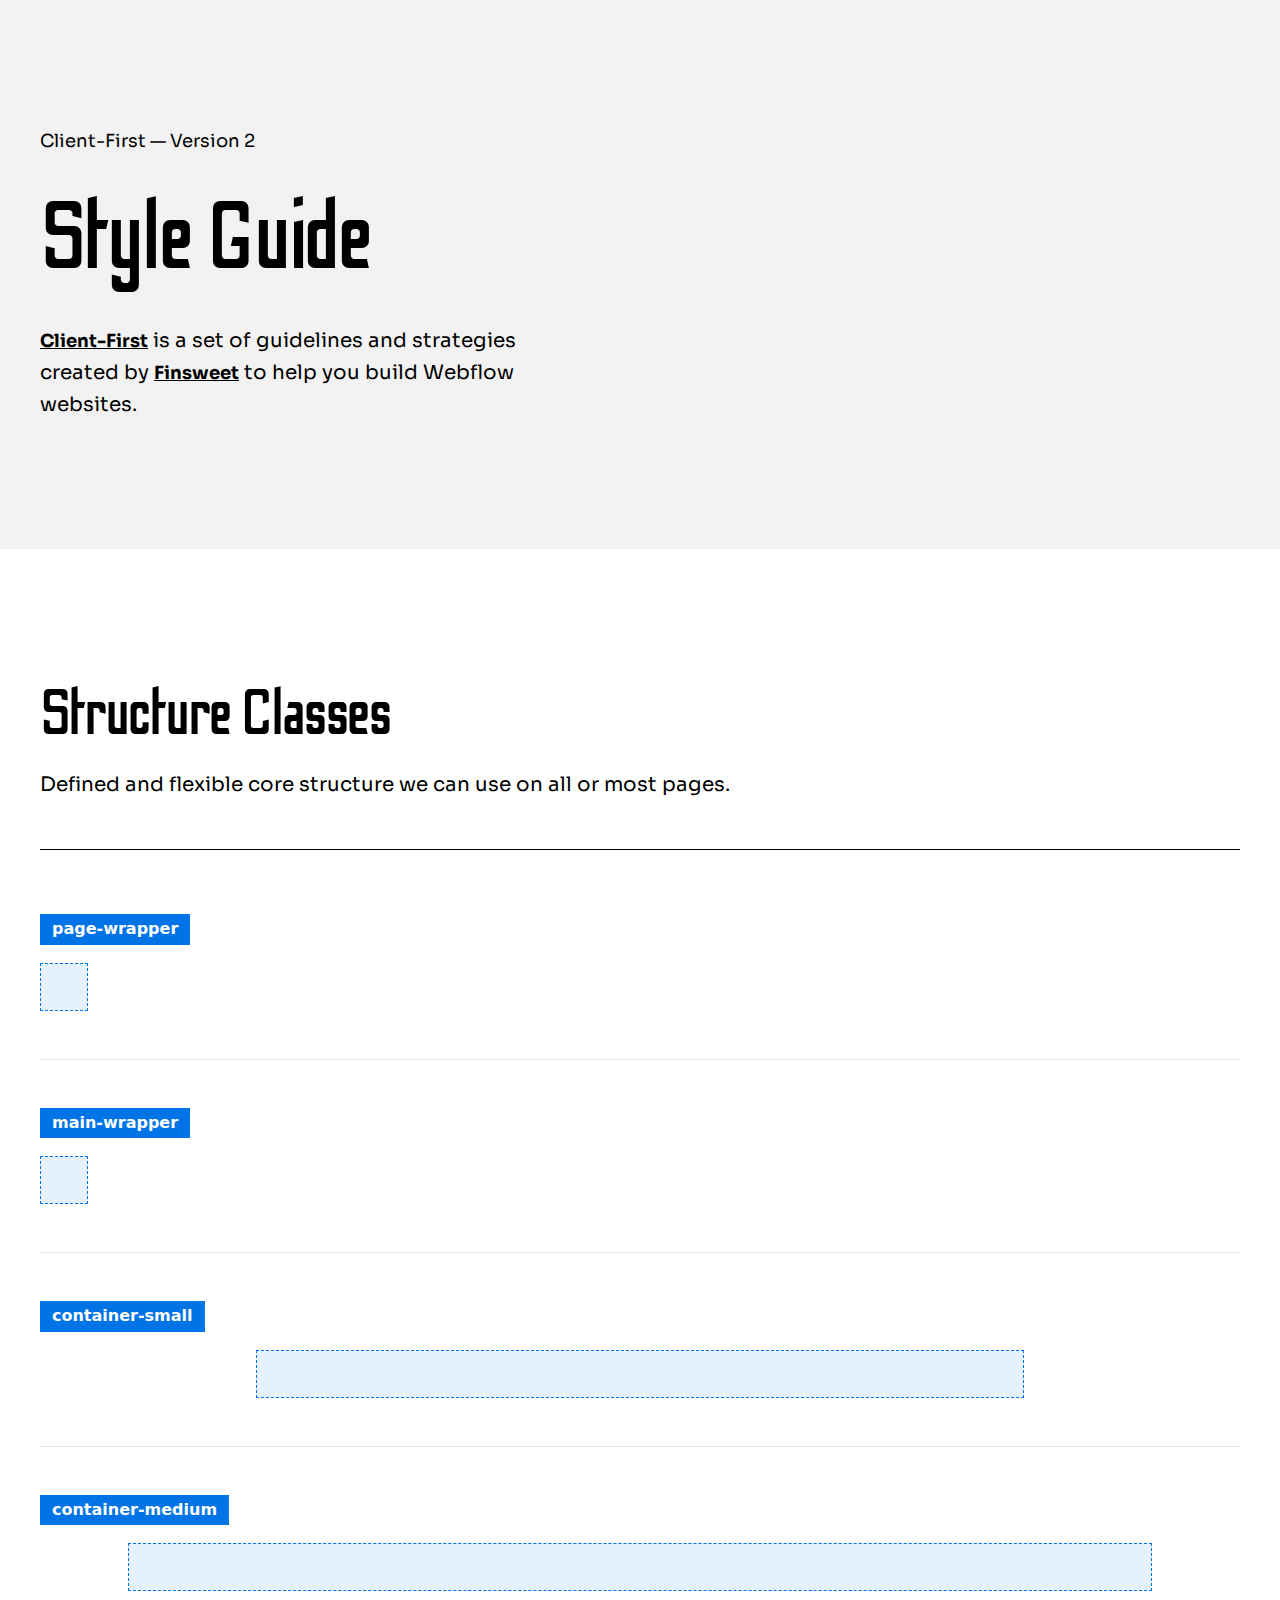
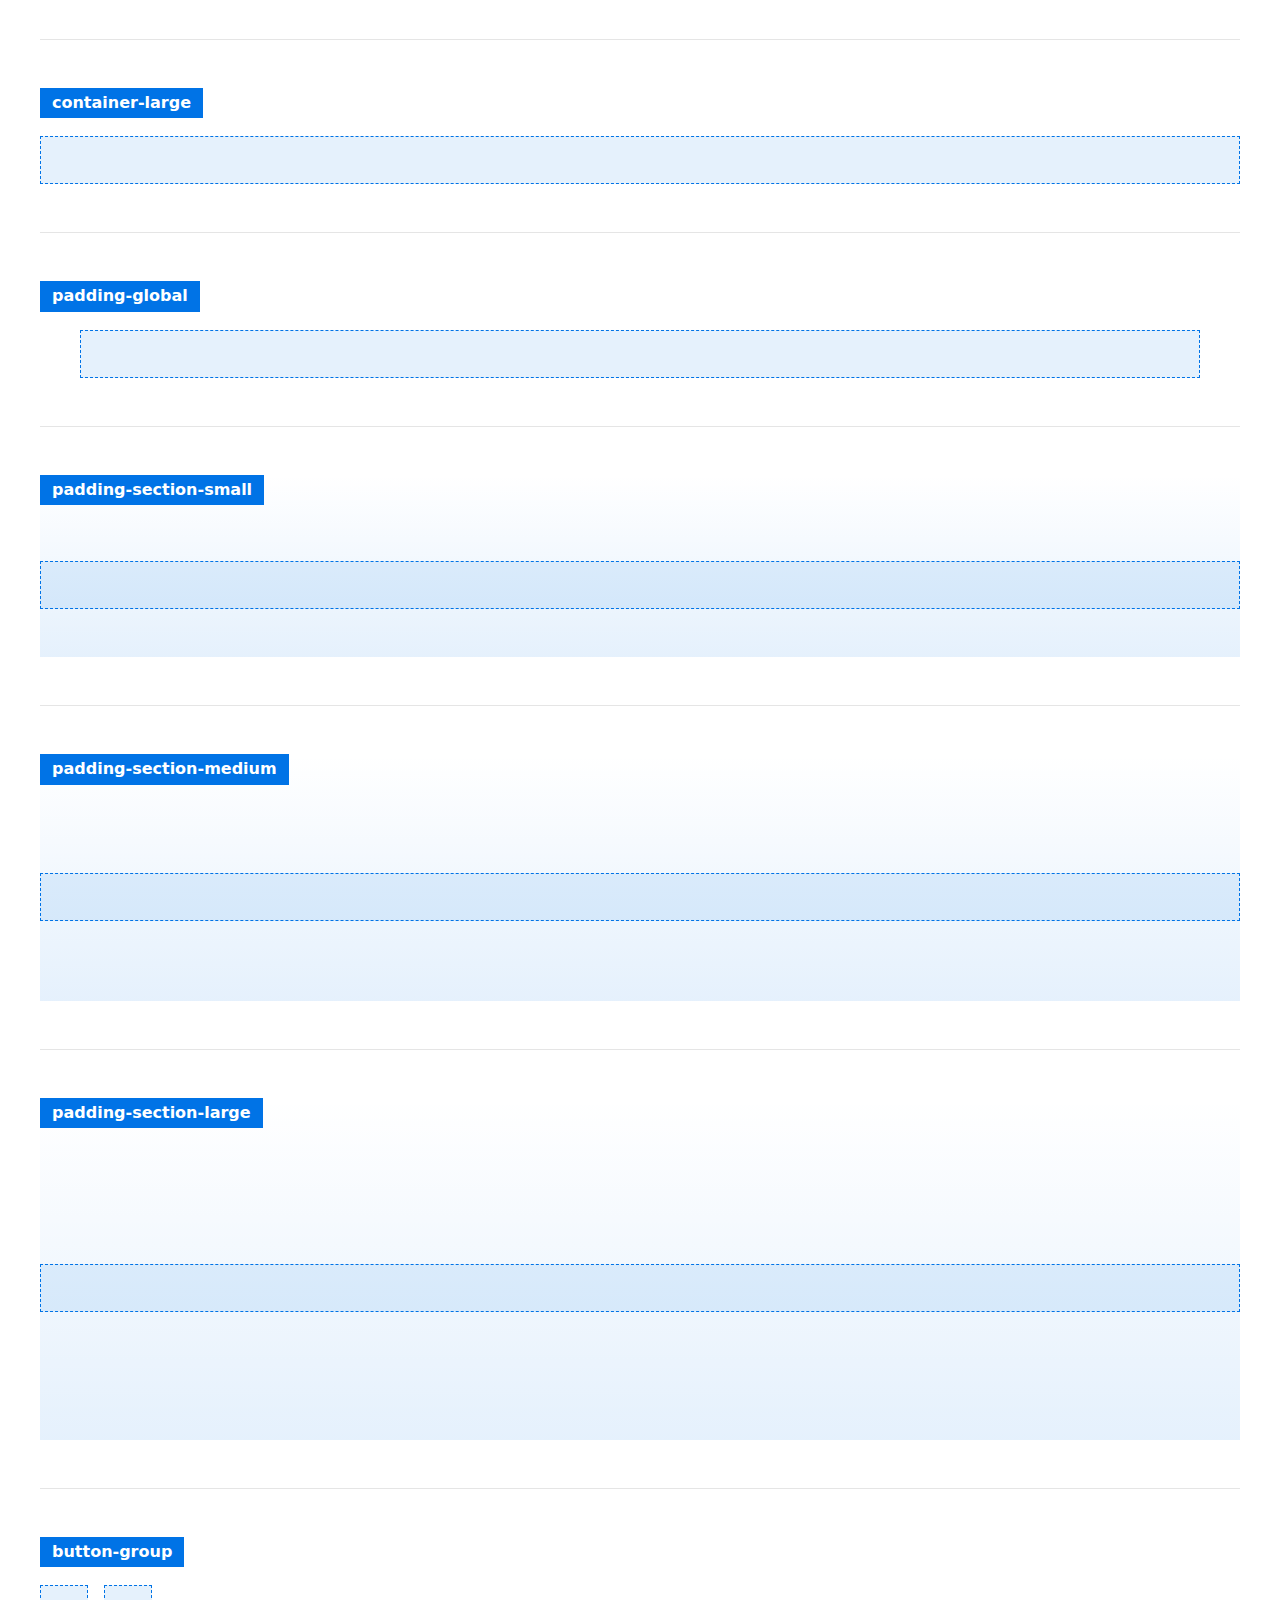
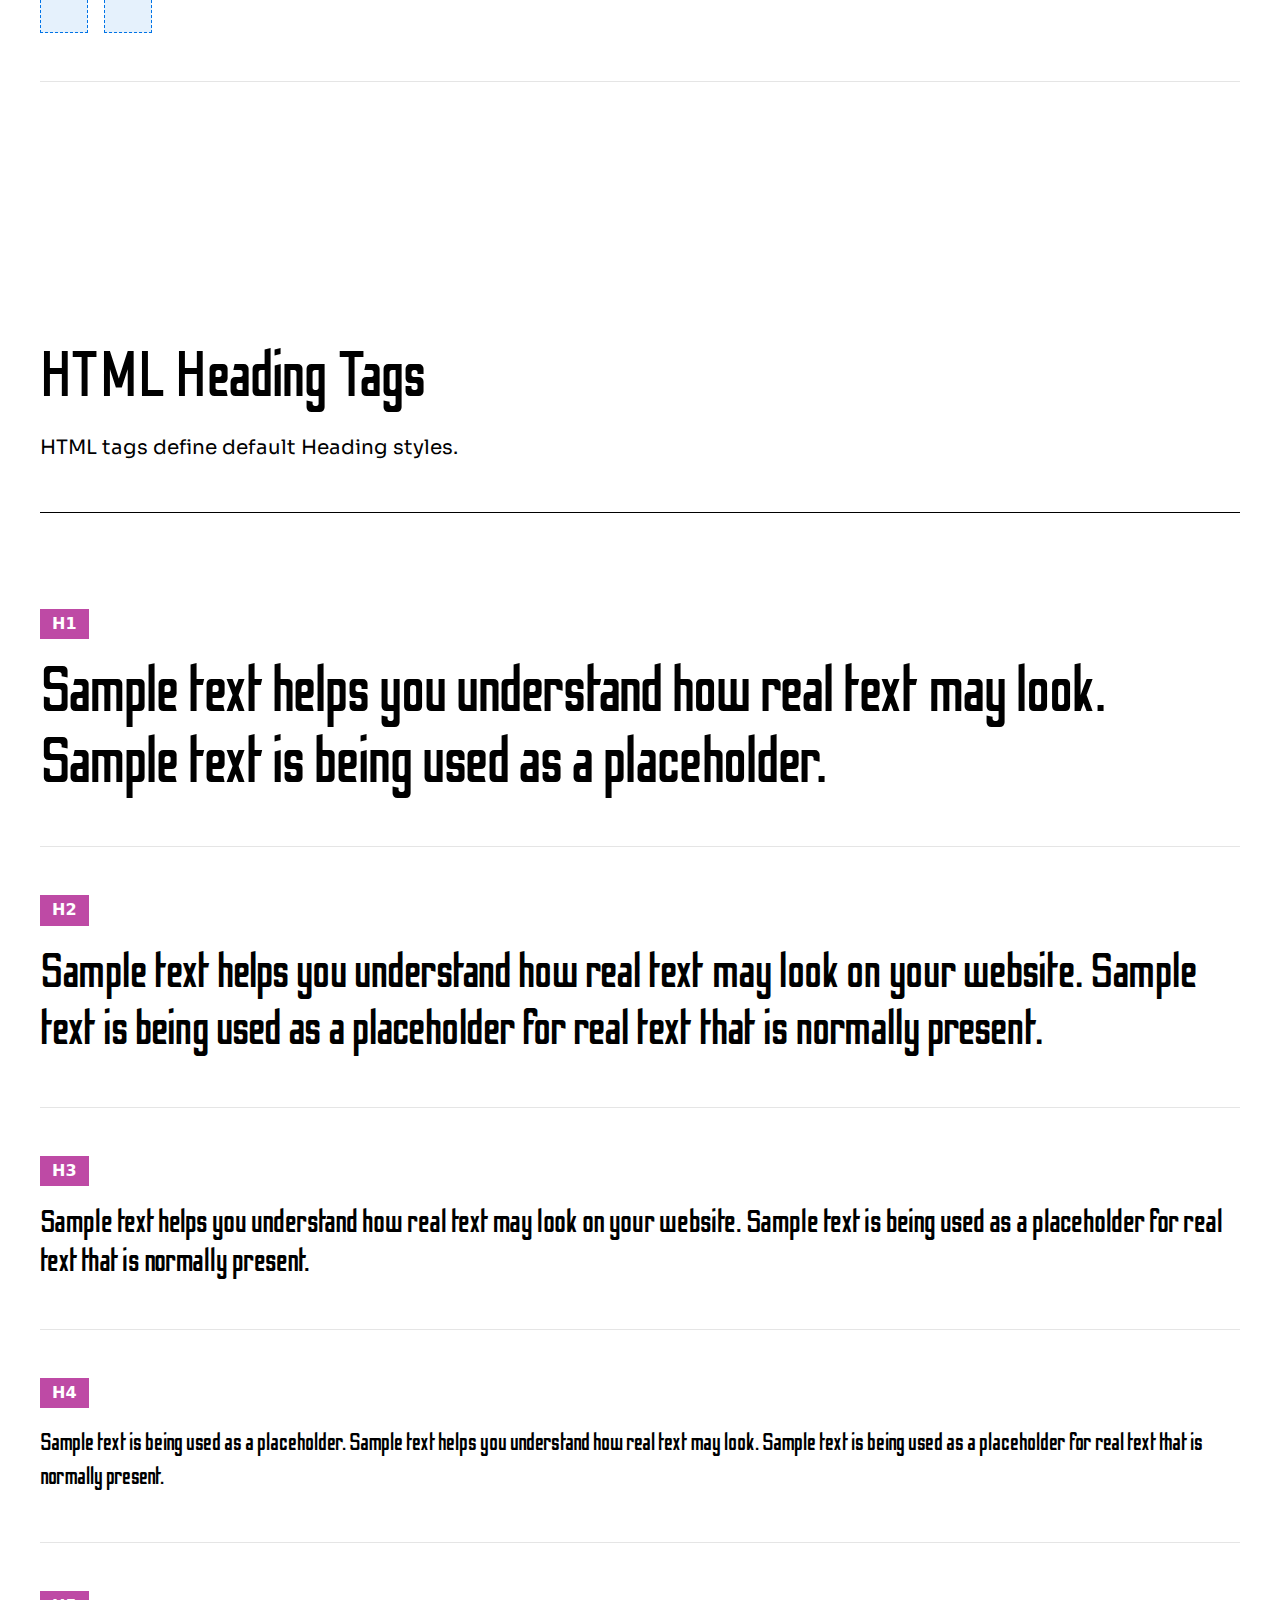
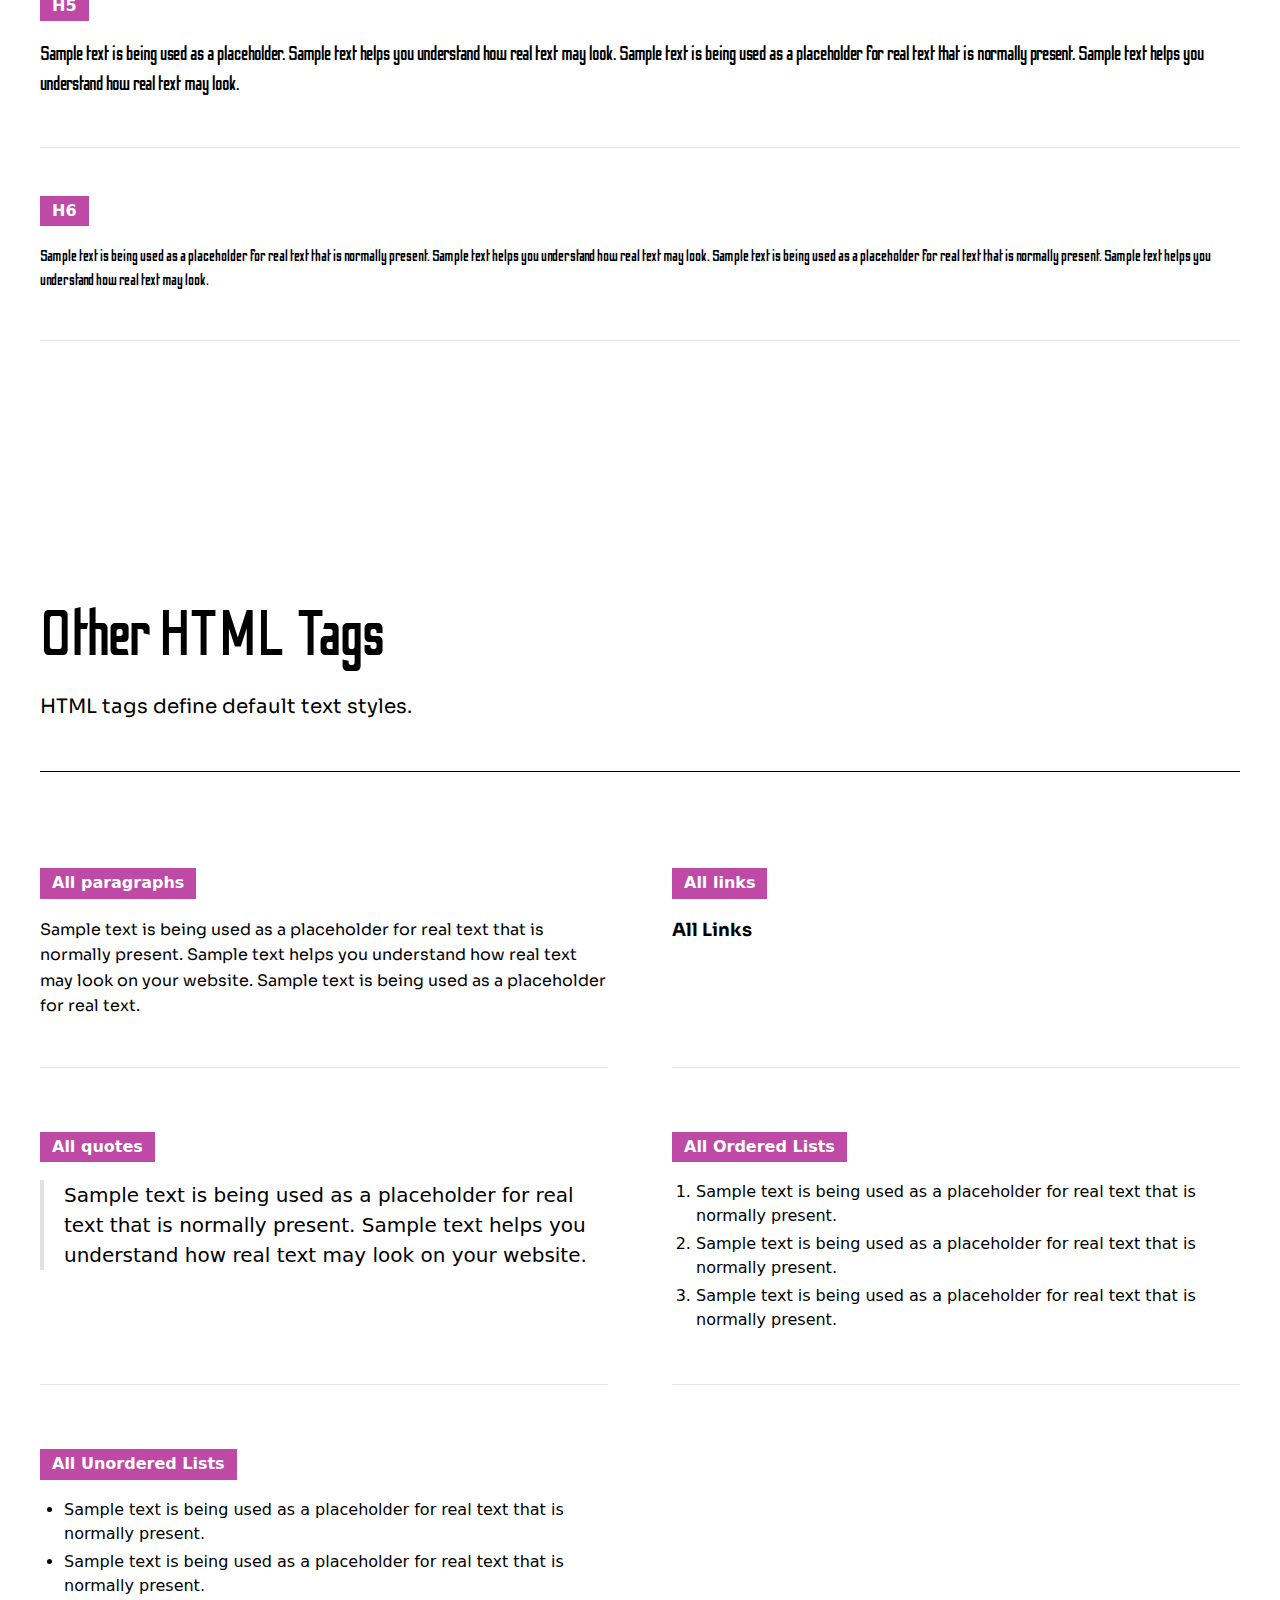
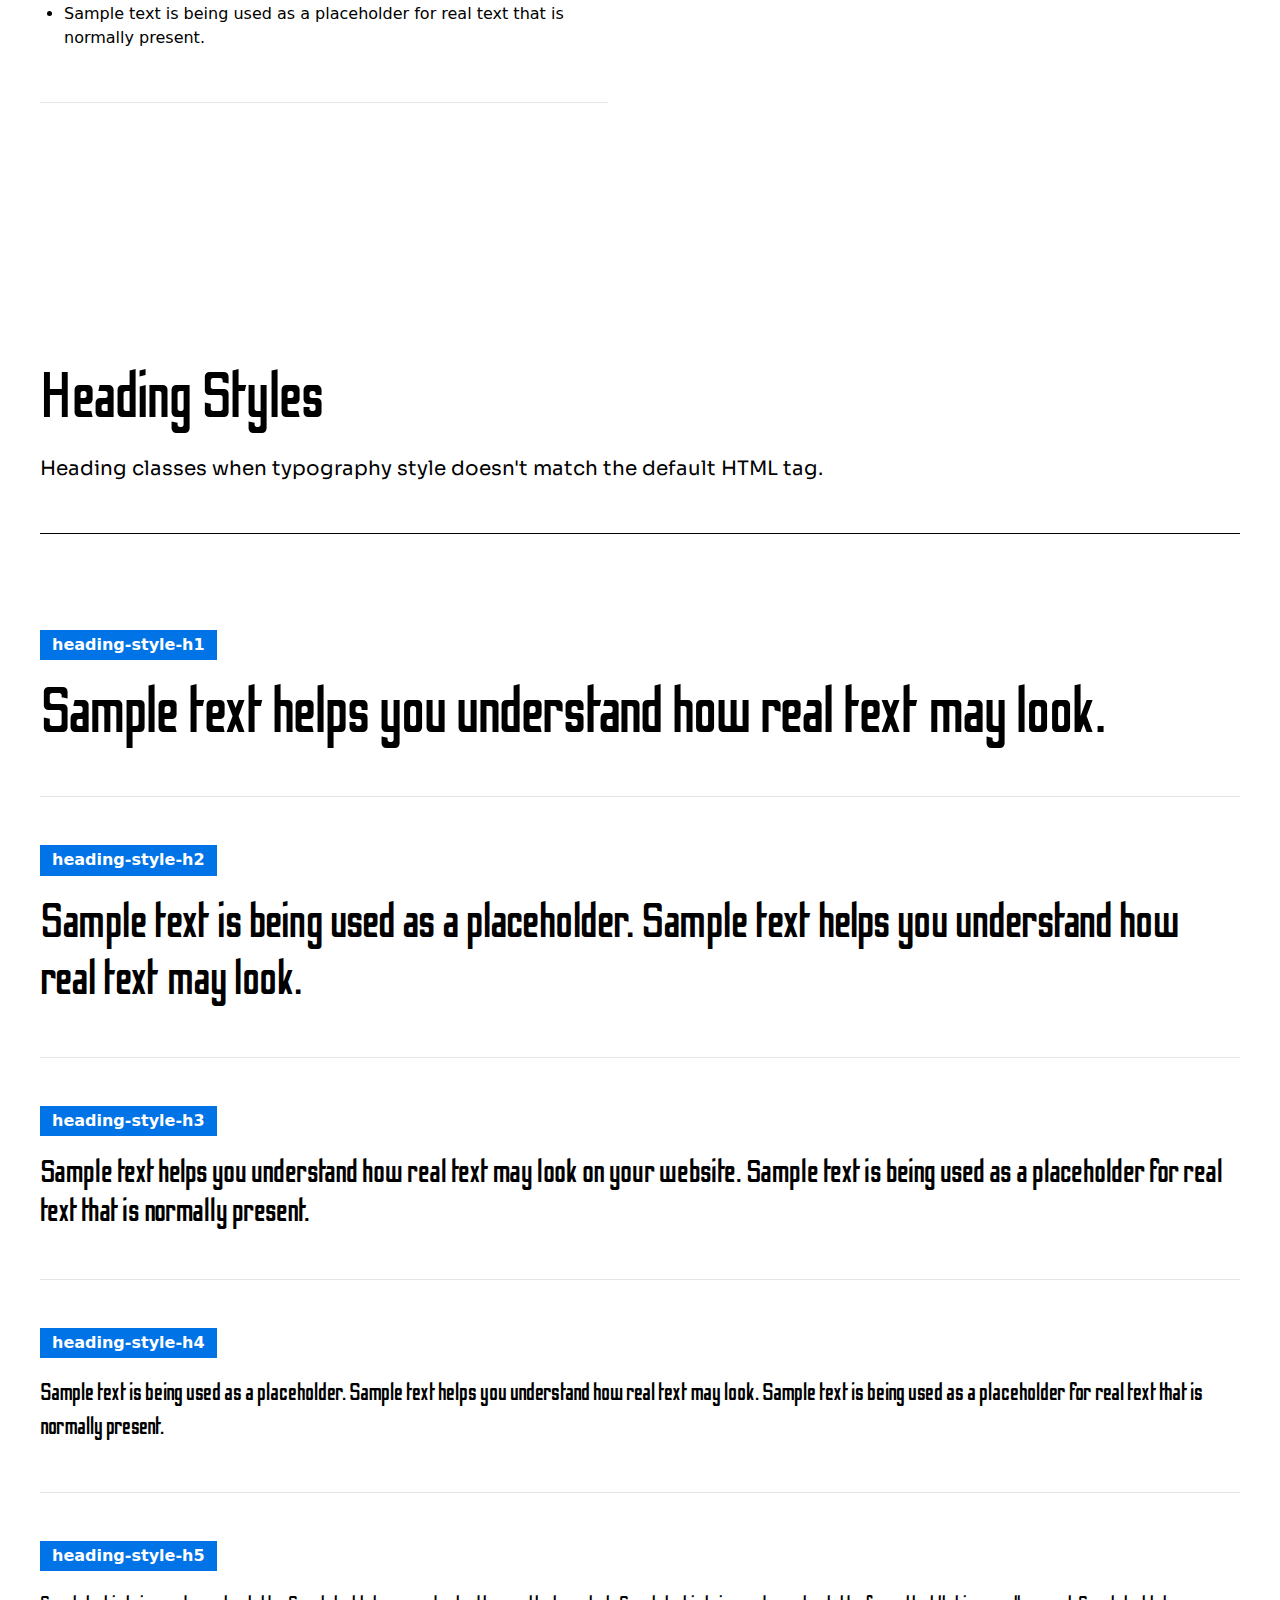
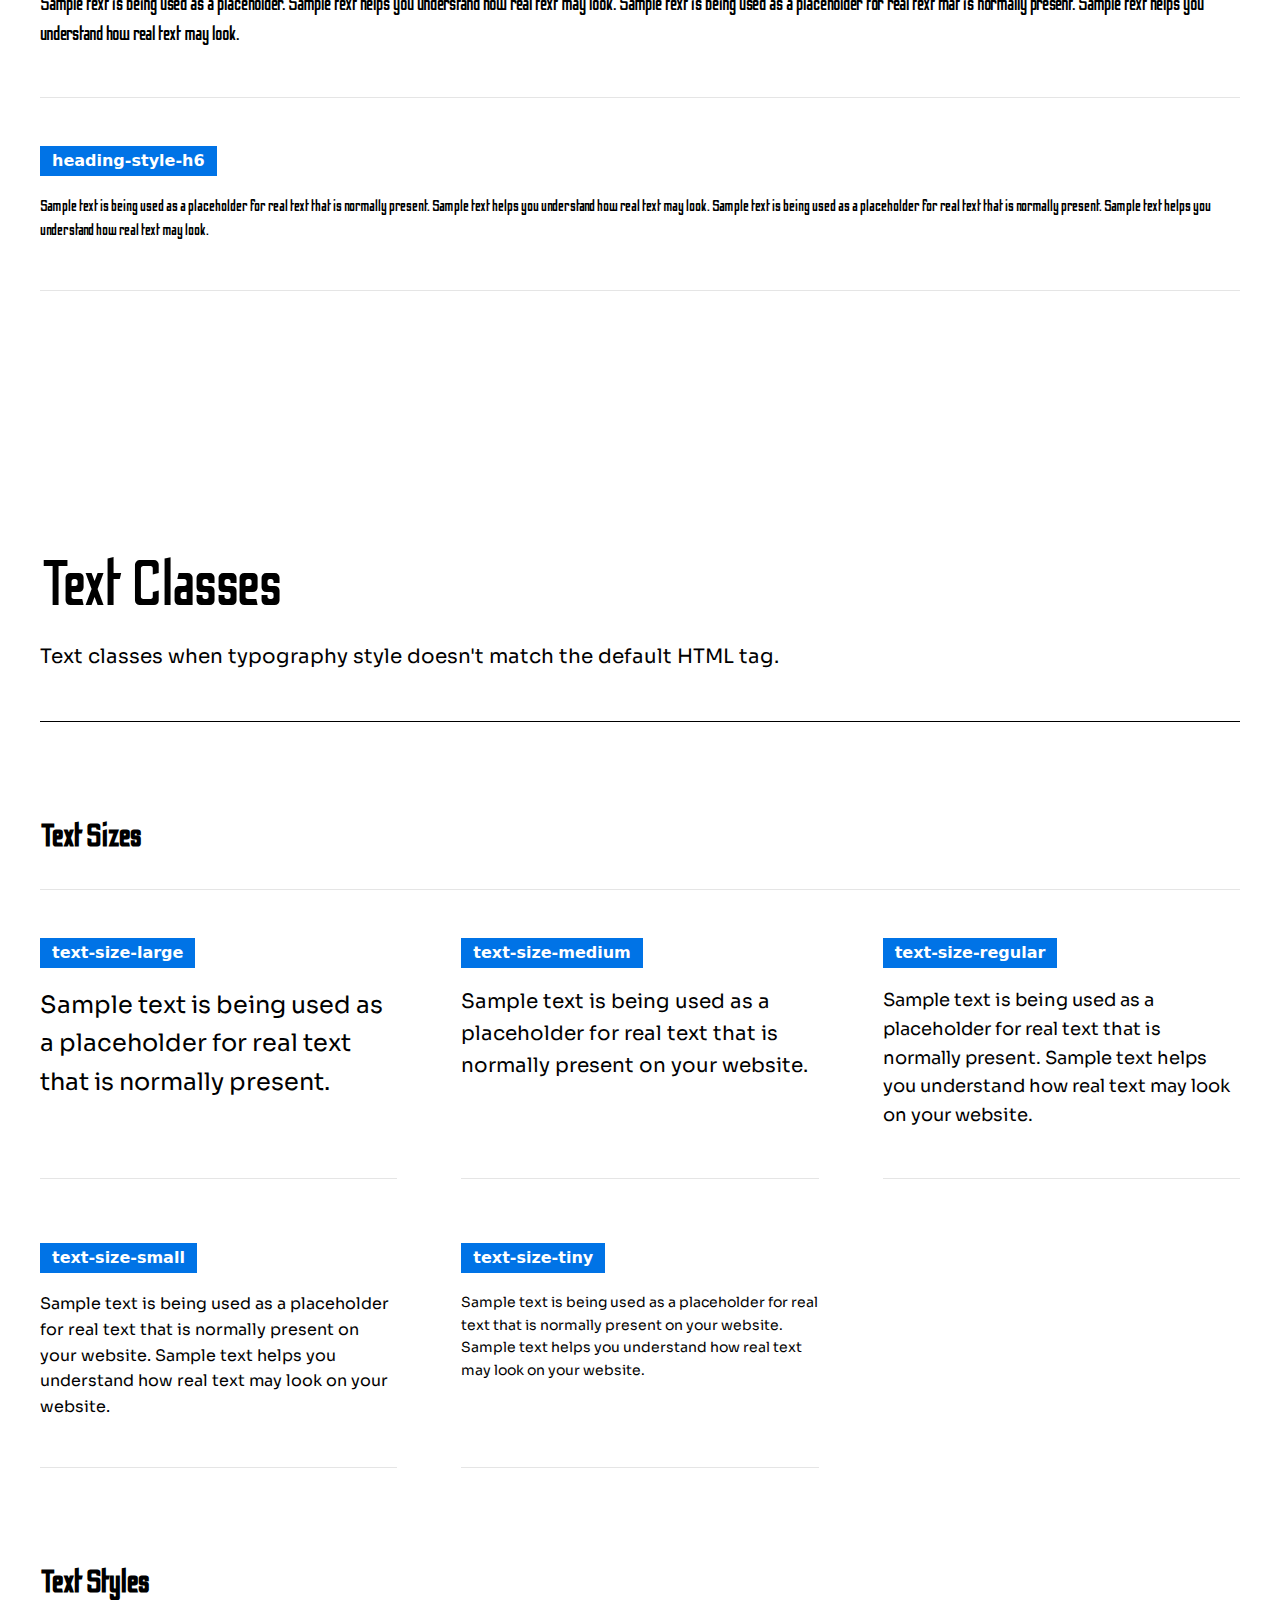
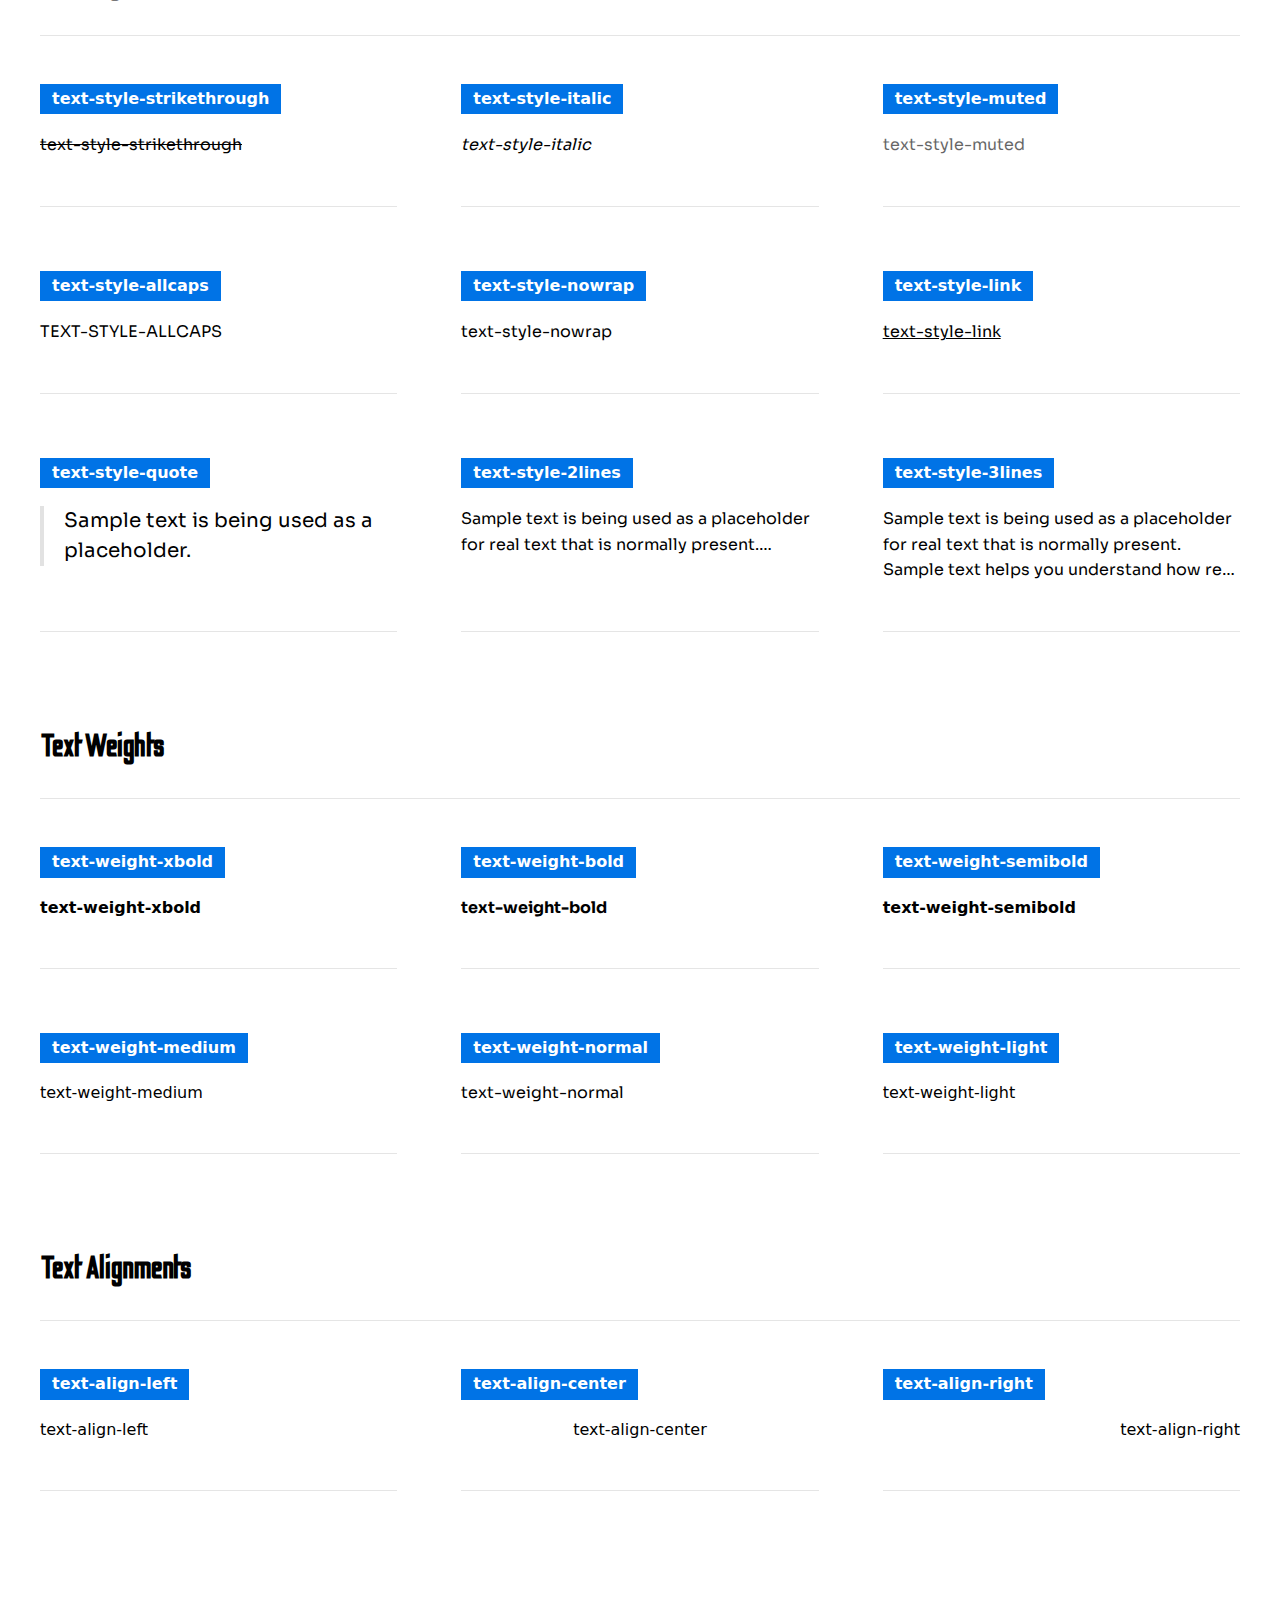
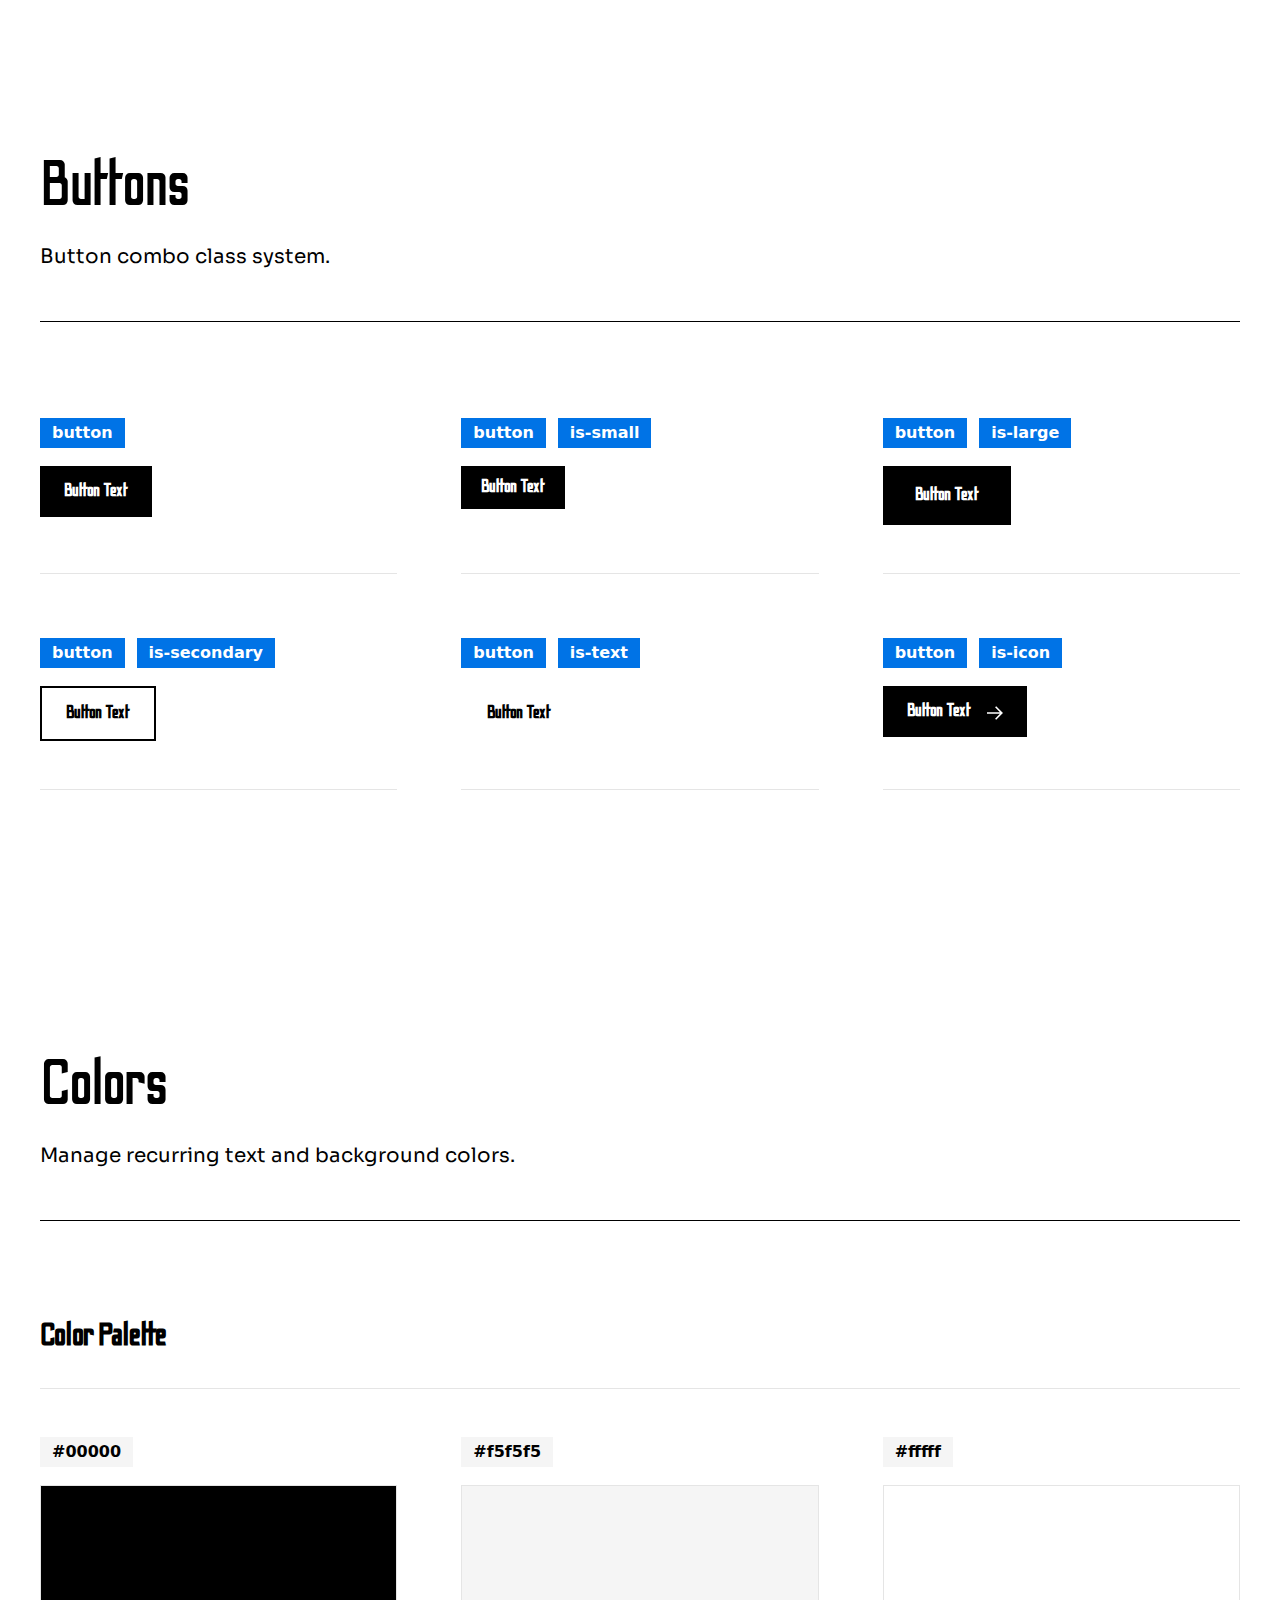
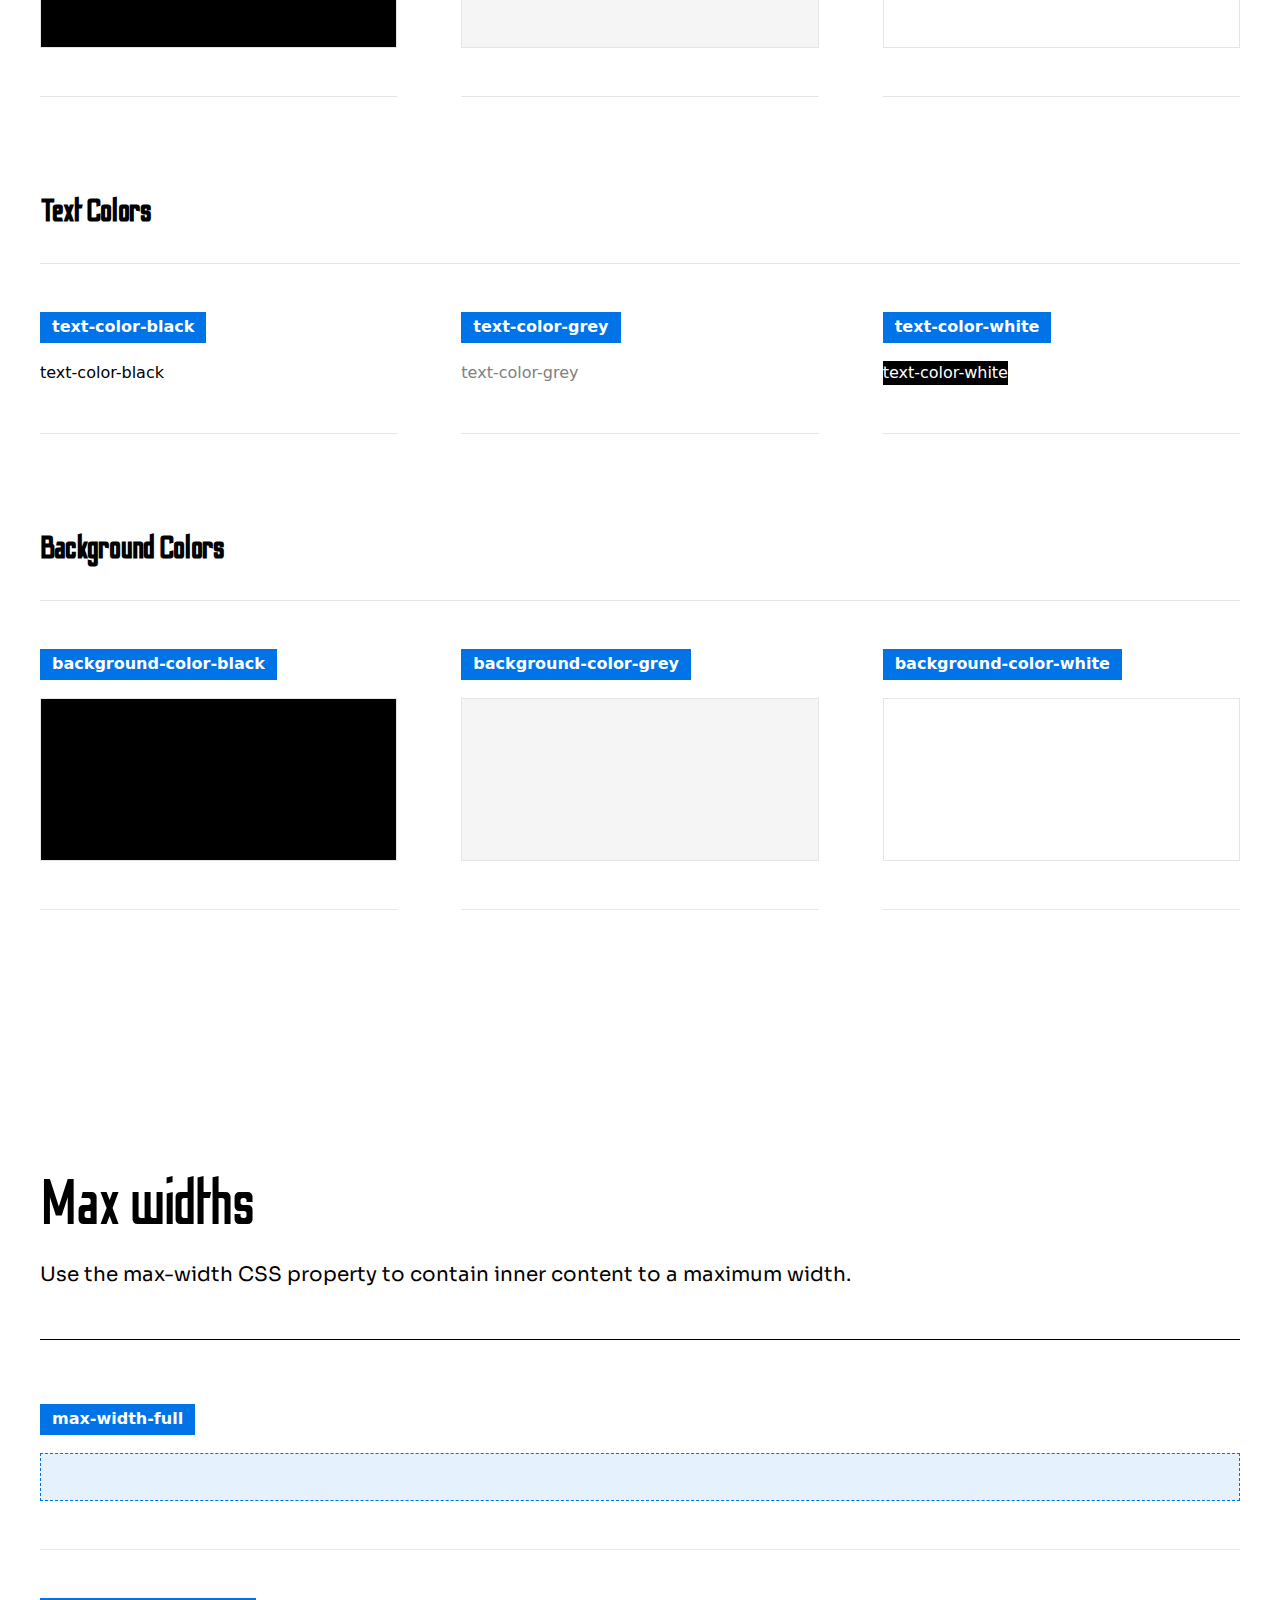
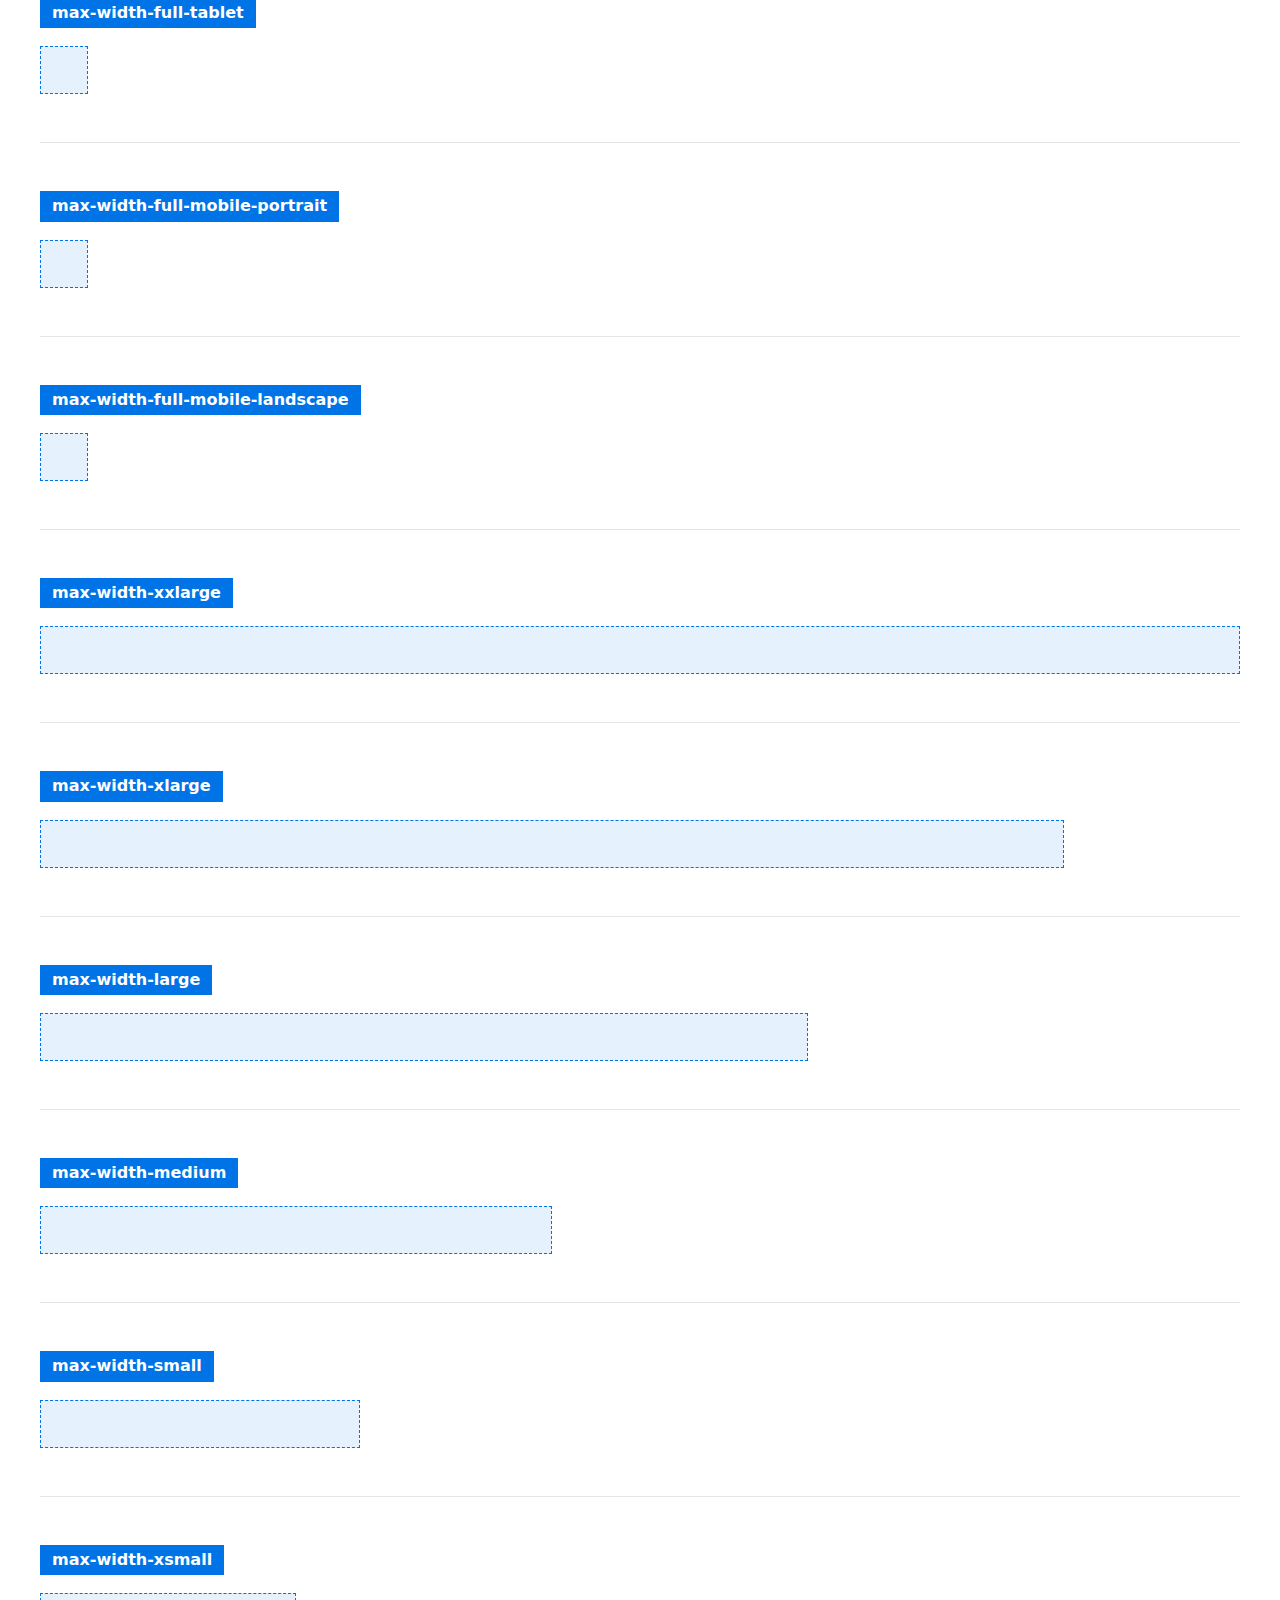
<file: style-guide.html>
<!DOCTYPE html><!--  This site was created in Webflow. https://www.webflow.com  -->
<!--  Last Published: Wed Feb 22 2023 10:25:45 GMT+0000 (Coordinated Universal Time)  -->
<html data-wf-page="634268ea23de29ceefd68b8b" data-wf-site="634268ea23de299be1d68b75">
<head>
  <meta charset="utf-8">
  <title>Style Guide</title>
  <meta content="Style Guide" property="og:title">
  <meta content="Style Guide" property="twitter:title">
  <meta content="width=device-width, initial-scale=1" name="viewport">
  <meta content="Webflow" name="generator">
  <link href="css/normalize.css" rel="stylesheet" type="text/css">
  <link href="css/webflow.css" rel="stylesheet" type="text/css">
  <link href="css/hidden-island-merge-adventure-bf254d.webflow.css" rel="stylesheet" type="text/css">
  <!-- [if lt IE 9]><script src="https://cdnjs.cloudflare.com/ajax/libs/html5shiv/3.7.3/html5shiv.min.js" type="text/javascript"></script><![endif] -->
  <script type="text/javascript">!function(o,c){var n=c.documentElement,t=" w-mod-";n.className+=t+"js",("ontouchstart"in o||o.DocumentTouch&&c instanceof DocumentTouch)&&(n.className+=t+"touch")}(window,document);</script>
  <link href="images/favicon.jpg" rel="shortcut icon" type="image/x-icon">
  <link href="images/webclip.png" rel="apple-touch-icon">
</head>
<body>
  <div class="page-wrapper">
    <div class="global-styles w-embed">
      <style>
/* Make text look crisper and more legible in all browsers */
body {
  -webkit-font-smoothing: antialiased;
  -moz-osx-font-smoothing: grayscale;
  font-smoothing: antialiased;
  text-rendering: optimizeLegibility;
}
/* Focus state style for keyboard navigation for the focusable elements */
*[tabindex]:focus-visible,
  input[type="file"]:focus-visible {
   outline: 0.125rem solid #4d65ff;
   outline-offset: 0.125rem;
}
/* Get rid of top margin on first element in any rich text element */
.w-richtext > :not(div):first-child, .w-richtext > div:first-child > :first-child {
  margin-top: 0 !important;
}
/* Get rid of bottom margin on last element in any rich text element */
.w-richtext>:last-child, .w-richtext ol li:last-child, .w-richtext ul li:last-child {
	margin-bottom: 0 !important;
}
/* Prevent all click and hover interaction with an element */
.pointer-events-off {
	pointer-events: none;
}
/* Enables all click and hover interaction with an element */
.pointer-events-on {
  pointer-events: auto;
}
/* Create a class of .div-square which maintains a 1:1 dimension of a div */
.div-square::after {
	content: "";
	display: block;
	padding-bottom: 100%;
}
/* Make sure containers never lose their center alignment */
.container-medium,.container-small, .container-large {
	margin-right: auto !important;
  margin-left: auto !important;
}
/* 
Make the following elements inherit typography styles from the parent and not have hardcoded values. 
Important: You will not be able to style for example "All Links" in Designer with this CSS applied.
Uncomment this CSS to use it in the project. Leave this message for future hand-off.
*/
/*
a,
.w-input,
.w-select,
.w-tab-link,
.w-nav-link,
.w-dropdown-btn,
.w-dropdown-toggle,
.w-dropdown-link {
  color: inherit;
  text-decoration: inherit;
  font-size: inherit;
}
*/
/* Apply "..." after 3 lines of text */
.text-style-3lines {
	display: -webkit-box;
	overflow: hidden;
	-webkit-line-clamp: 3;
	-webkit-box-orient: vertical;
}
/* Apply "..." after 2 lines of text */
.text-style-2lines {
	display: -webkit-box;
	overflow: hidden;
	-webkit-line-clamp: 2;
	-webkit-box-orient: vertical;
}
/* Adds inline flex display */
.display-inlineflex {
  display: inline-flex;
}
/* These classes are never overwritten */
.hide {
  display: none !important;
}
@media screen and (max-width: 991px), 
  @media screen and (max-width: 767px), 
  @media screen and (max-width: 479px){
    .hide, .hide-tablet{
      display: none !important;
    }
  }
  @media screen and (max-width: 767px)
    .hide-mobile-landscape{
      display: none !important;
    }
  }
  @media screen and (max-width: 479px)
    .hide-mobile{
      display: none !important;
    }
  }
.margin-0 {
  margin: 0rem !important;
}
.padding-0 {
  padding: 0rem !important;
}
.spacing-clean {
padding: 0rem !important;
margin: 0rem !important;
}
.margin-top {
  margin-right: 0rem !important;
  margin-bottom: 0rem !important;
  margin-left: 0rem !important;
}
.padding-top {
  padding-right: 0rem !important;
  padding-bottom: 0rem !important;
  padding-left: 0rem !important;
}
.margin-right {
  margin-top: 0rem !important;
  margin-bottom: 0rem !important;
  margin-left: 0rem !important;
}
.padding-right {
  padding-top: 0rem !important;
  padding-bottom: 0rem !important;
  padding-left: 0rem !important;
}
.margin-bottom {
  margin-top: 0rem !important;
  margin-right: 0rem !important;
  margin-left: 0rem !important;
}
.padding-bottom {
  padding-top: 0rem !important;
  padding-right: 0rem !important;
  padding-left: 0rem !important;
}
.margin-left {
  margin-top: 0rem !important;
  margin-right: 0rem !important;
  margin-bottom: 0rem !important;
}
.padding-left {
  padding-top: 0rem !important;
  padding-right: 0rem !important;
  padding-bottom: 0rem !important;
}
.margin-horizontal {
  margin-top: 0rem !important;
  margin-bottom: 0rem !important;
}
.padding-horizontal {
  padding-top: 0rem !important;
  padding-bottom: 0rem !important;
}
.margin-vertical {
  margin-right: 0rem !important;
  margin-left: 0rem !important;
}
.padding-vertical {
  padding-right: 0rem !important;
  padding-left: 0rem !important;
}
</style>
    </div>
    <div class="fs-styleguide_component">
      <header class="fs-styleguide_header">
        <div class="padding-section-large">
          <div class="padding-global">
            <div class="container-large">
              <div class="fs-styleguide_header-block">
                <a href="https://client-first.webflow.io/" target="_blank" class="fs-styleguide_version">Client-First — Version 2</a>
                <h1 class="fs-styleguide_heading-large">Style Guide</h1>
                <div class="max-width-medium">
                  <p class="text-size-medium">
                    <a href="https://finsweet.com/client-first" target="_blank" class="text-style-link">Client-First</a> is a set of guidelines and strategies created by <a href="https://finsweet.com/" target="_blank" class="text-style-link">Finsweet</a> to help you build Webflow websites.
                  </p>
                </div>
              </div>
            </div>
          </div>
        </div>
      </header>
      <section class="fs-styleguide_classes">
        <section class="fs-styleguide_structure">
          <div class="padding-section-large">
            <div class="padding-global">
              <div class="container-large">
                <div class="fs-styleguide_section is-vertical">
                  <div class="fs-styleguide_section-header">
                    <h2 class="fs-styleguide_heading-medium">Structure Classes</h2>
                    <p class="text-size-medium">Defined and flexible core structure we can use on all or most pages.<br></p>
                  </div>
                  <div class="fs-styleguide_item-wrapper">
                    <div class="fs-styleguide_1-col">
                      <div class="fs-styleguide_item">
                        <div class="fs-styleguide_label">page-wrapper</div>
                        <div class="page-wrapper">
                          <div class="fs-styleguide_empty-box"></div>
                        </div>
                      </div>
                      <div class="fs-styleguide_item">
                        <div class="fs-styleguide_label">main-wrapper</div>
                        <main class="main-wrapper">
                          <div class="fs-styleguide_empty-box"></div>
                        </main>
                      </div>
                      <div class="fs-styleguide_item is-stretch">
                        <div id="w-node-_32eadc24-e391-a089-abe0-fb5b6627ca17-efd68b8b" class="fs-styleguide_label">container-small</div>
                        <div class="container-small">
                          <div class="fs-styleguide_empty-box"></div>
                        </div>
                      </div>
                      <div class="fs-styleguide_item is-stretch">
                        <div id="w-node-_32eadc24-e391-a089-abe0-fb5b6627ca1c-efd68b8b" class="fs-styleguide_label">container-medium</div>
                        <div class="container-medium">
                          <div class="fs-styleguide_empty-box"></div>
                        </div>
                      </div>
                      <div class="fs-styleguide_item is-stretch">
                        <div id="w-node-_32eadc24-e391-a089-abe0-fb5b6627ca21-efd68b8b" class="fs-styleguide_label">container-large</div>
                        <div class="container-large">
                          <div class="fs-styleguide_empty-box"></div>
                        </div>
                      </div>
                      <div class="fs-styleguide_item is-stretch">
                        <div id="w-node-_32eadc24-e391-a089-abe0-fb5b6627ca26-efd68b8b" class="fs-styleguide_label">padding-global</div>
                        <div class="padding-global">
                          <div class="fs-styleguide_empty-box"></div>
                        </div>
                      </div>
                      <div class="fs-styleguide_item is-stretch">
                        <div class="fs-styleguide_spacing">
                          <div id="w-node-_32eadc24-e391-a089-abe0-fb5b6627ca2c-efd68b8b" class="fs-styleguide_label">padding-section-small</div>
                          <div class="padding-section-small">
                            <div class="fs-styleguide_empty-box"></div>
                          </div>
                        </div>
                      </div>
                      <div class="fs-styleguide_item is-stretch">
                        <div class="fs-styleguide_spacing">
                          <div id="w-node-_32eadc24-e391-a089-abe0-fb5b6627ca32-efd68b8b" class="fs-styleguide_label">padding-section-medium</div>
                          <div class="padding-section-medium">
                            <div class="fs-styleguide_empty-box"></div>
                          </div>
                        </div>
                      </div>
                      <div class="fs-styleguide_item is-stretch">
                        <div class="fs-styleguide_spacing">
                          <div id="w-node-_32eadc24-e391-a089-abe0-fb5b6627ca38-efd68b8b" class="fs-styleguide_label">padding-section-large</div>
                          <div class="padding-section-large">
                            <div class="fs-styleguide_empty-box"></div>
                          </div>
                        </div>
                      </div>
                      <div class="fs-styleguide_item">
                        <div class="fs-styleguide_row">
                          <div class="fs-styleguide_label">button-group</div>
                        </div>
                        <div class="button-group">
                          <div class="fs-styleguide_empty-box"></div>
                          <div class="fs-styleguide_empty-box"></div>
                        </div>
                      </div>
                    </div>
                  </div>
                </div>
              </div>
            </div>
          </div>
        </section>
        <section class="fs-styleguide_heading-tags">
          <div class="padding-section-large">
            <div class="padding-global">
              <div class="container-large">
                <div class="fs-styleguide_section">
                  <div class="fs-styleguide_section-header">
                    <h2 class="fs-styleguide_heading-medium">HTML Heading Tags</h2>
                    <p class="text-size-medium">HTML tags define default Heading styles.<br></p>
                  </div>
                  <div class="fs-styleguide_item-wrapper">
                    <div class="fs-styleguide_1-col">
                      <div class="fs-styleguide_item">
                        <div class="fs-styleguide_label is-tag">H1</div>
                        <h1>Sample text helps you understand how real text may look. Sample text is being used as a placeholder.</h1>
                      </div>
                      <div class="fs-styleguide_item">
                        <div class="fs-styleguide_label is-tag">H2</div>
                        <h2>Sample text helps you understand how real text may look on your website. Sample text is being used as a placeholder for real text that is normally present.</h2>
                      </div>
                      <div class="fs-styleguide_item">
                        <div class="fs-styleguide_label is-tag">H3</div>
                        <h3>Sample text helps you understand how real text may look on your website. Sample text is being used as a placeholder for real text that is normally present.</h3>
                      </div>
                      <div class="fs-styleguide_item">
                        <div class="fs-styleguide_label is-tag">H4</div>
                        <h4>Sample text is being used as a placeholder. Sample text helps you understand how real text may look. Sample text is being used as a placeholder for real text that is normally present.</h4>
                      </div>
                      <div class="fs-styleguide_item">
                        <div class="fs-styleguide_label is-tag">H5</div>
                        <h5>Sample text is being used as a placeholder. Sample text helps you understand how real text may look. Sample text is being used as a placeholder for real text that is normally present. Sample text helps you understand how real text may look.</h5>
                      </div>
                      <div class="fs-styleguide_item">
                        <div class="fs-styleguide_label is-tag">H6</div>
                        <h6>Sample text is being used as a placeholder for real text that is normally present. Sample text helps you understand how real text may look. Sample text is being used as a placeholder for real text that is normally present. Sample text helps you understand how real text may look.</h6>
                      </div>
                    </div>
                  </div>
                </div>
              </div>
            </div>
          </div>
        </section>
        <section class="fs-styleguide_other-tags">
          <div class="padding-section-large">
            <div class="padding-global">
              <div class="container-large">
                <div class="fs-styleguide_section">
                  <div class="fs-styleguide_section-header">
                    <h2 class="fs-styleguide_heading-medium">Other HTML Tags</h2>
                    <p class="text-size-medium">HTML tags define default text styles.<br></p>
                  </div>
                  <div class="fs-styleguide_item-wrapper">
                    <div class="fs-styleguide_2-col">
                      <div class="fs-styleguide_item">
                        <div class="fs-styleguide_label is-tag">All paragraphs</div>
                        <p>Sample text is being used as a placeholder for real text that is normally present. Sample text helps you understand how real text may look on your website. Sample text is being used as a placeholder for real text.<br></p>
                      </div>
                      <div class="fs-styleguide_item">
                        <div class="fs-styleguide_label is-tag">All links</div>
                        <a href="#">All Links</a>
                      </div>
                      <div class="fs-styleguide_item">
                        <div class="fs-styleguide_label is-tag">All quotes</div>
                        <blockquote>Sample text is being used as a placeholder for real text that is normally present. Sample text helps you understand how real text may look on your website.</blockquote>
                      </div>
                      <div class="fs-styleguide_item">
                        <div class="fs-styleguide_label is-tag">All Ordered Lists</div>
                        <ol role="list">
                          <li>Sample text is being used as a placeholder for real text that is normally present.</li>
                          <li>Sample text is being used as a placeholder for real text that is normally present.</li>
                          <li>Sample text is being used as a placeholder for real text that is normally present.</li>
                        </ol>
                      </div>
                      <div class="fs-styleguide_item">
                        <div class="fs-styleguide_label is-tag">All Unordered Lists</div>
                        <ul role="list">
                          <li>Sample text is being used as a placeholder for real text that is normally present.</li>
                          <li>Sample text is being used as a placeholder for real text that is normally present.</li>
                          <li>Sample text is being used as a placeholder for real text that is normally present.</li>
                        </ul>
                      </div>
                    </div>
                  </div>
                </div>
              </div>
            </div>
          </div>
        </section>
        <section class="fs-styleguide_heading-styles">
          <div class="padding-section-large">
            <div class="padding-global">
              <div class="container-large">
                <div class="fs-styleguide_section">
                  <div class="fs-styleguide_section-header">
                    <h2 class="fs-styleguide_heading-medium">Heading Styles</h2>
                    <p class="text-size-medium">Heading classes when typography style doesn&#x27;t match the default HTML tag.<br></p>
                  </div>
                  <div class="fs-styleguide_item-wrapper">
                    <div class="fs-styleguide_1-col">
                      <div class="fs-styleguide_item">
                        <div class="fs-styleguide_label">heading-style-h1</div>
                        <h2 class="heading-style-h1">Sample text helps you understand how real text may look.</h2>
                      </div>
                      <div class="fs-styleguide_item">
                        <div class="fs-styleguide_label">heading-style-h2</div>
                        <h2 class="heading-style-h2">Sample text is being used as a placeholder. Sample text helps you understand how real text may look.</h2>
                      </div>
                      <div class="fs-styleguide_item">
                        <div class="fs-styleguide_label">heading-style-h3</div>
                        <h2 class="heading-style-h3">Sample text helps you understand how real text may look on your website. Sample text is being used as a placeholder for real text that is normally present.</h2>
                      </div>
                      <div class="fs-styleguide_item">
                        <div class="fs-styleguide_label">heading-style-h4</div>
                        <h2 class="heading-style-h4">Sample text is being used as a placeholder. Sample text helps you understand how real text may look. Sample text is being used as a placeholder for real text that is normally present.</h2>
                      </div>
                      <div class="fs-styleguide_item">
                        <div class="fs-styleguide_label">heading-style-h5</div>
                        <h2 class="heading-style-h5">Sample text is being used as a placeholder. Sample text helps you understand how real text may look. Sample text is being used as a placeholder for real text that is normally present. Sample text helps you understand how real text may look.</h2>
                      </div>
                      <div class="fs-styleguide_item">
                        <div class="fs-styleguide_label">heading-style-h6</div>
                        <h2 class="heading-style-h6">Sample text is being used as a placeholder for real text that is normally present. Sample text helps you understand how real text may look. Sample text is being used as a placeholder for real text that is normally present. Sample text helps you understand how real text may look.</h2>
                      </div>
                    </div>
                  </div>
                </div>
              </div>
            </div>
          </div>
        </section>
        <section class="fs-styleguide_text-classes">
          <div class="padding-section-large">
            <div class="padding-global">
              <div class="container-large">
                <div class="fs-styleguide_section">
                  <div class="fs-styleguide_section-header">
                    <h2 class="fs-styleguide_heading-medium">Text Classes</h2>
                    <p class="text-size-medium">Text classes when typography style doesn&#x27;t match the default HTML tag.<br></p>
                  </div>
                  <div class="fs-styleguide_item-wrapper">
                    <div class="fs-styleguide_item-header">
                      <h3 class="text-weight-semibold">Text Sizes</h3>
                    </div>
                    <div class="fs-styleguide_3-col">
                      <div class="fs-styleguide_item">
                        <div class="fs-styleguide_label">text-size-large</div>
                        <p class="text-size-large">Sample text is being used as a placeholder for real text that is normally present.<br></p>
                      </div>
                      <div class="fs-styleguide_item">
                        <div class="fs-styleguide_label">text-size-medium</div>
                        <p class="text-size-medium">Sample text is being used as a placeholder for real text that is normally present on your website.<br></p>
                      </div>
                      <div class="fs-styleguide_item">
                        <div class="fs-styleguide_label">text-size-regular</div>
                        <p class="text-size-regular">Sample text is being used as a placeholder for real text that is normally present. Sample text helps you understand how real text may look on your website. <br></p>
                      </div>
                      <div class="fs-styleguide_item">
                        <div class="fs-styleguide_label">text-size-small</div>
                        <p class="text-size-small">Sample text is being used as a placeholder for real text that is normally present on your website. Sample text helps you understand how real text may look on your website. <br></p>
                      </div>
                      <div class="fs-styleguide_item">
                        <div class="fs-styleguide_label">text-size-tiny</div>
                        <p class="text-size-tiny">Sample text is being used as a placeholder for real text that is normally present on your website. Sample text helps you understand how real text may look on your website. <br></p>
                      </div>
                    </div>
                  </div>
                  <div class="fs-styleguide_item-wrapper">
                    <div class="fs-styleguide_item-header">
                      <h3 class="text-weight-semibold">Text Styles</h3>
                    </div>
                    <div class="fs-styleguide_3-col">
                      <div class="fs-styleguide_item">
                        <div class="fs-styleguide_label">text-style-strikethrough</div>
                        <p class="text-style-strikethrough">text-style-strikethrough<br></p>
                      </div>
                      <div class="fs-styleguide_item">
                        <div class="fs-styleguide_label">text-style-italic</div>
                        <p class="text-style-italic">text-style-italic<br></p>
                      </div>
                      <div class="fs-styleguide_item">
                        <div class="fs-styleguide_label">text-style-muted</div>
                        <p class="text-style-muted">text-style-muted<br></p>
                      </div>
                      <div class="fs-styleguide_item">
                        <div class="fs-styleguide_label">text-style-allcaps</div>
                        <p class="text-style-allcaps">text-style-allcaps<br></p>
                      </div>
                      <div class="fs-styleguide_item">
                        <div class="fs-styleguide_label">text-style-nowrap</div>
                        <p class="text-style-nowrap">text-style-nowrap<br></p>
                      </div>
                      <div class="fs-styleguide_item">
                        <div class="fs-styleguide_label">text-style-link</div>
                        <p class="text-style-link">text-style-link<br></p>
                      </div>
                      <div class="fs-styleguide_item">
                        <div class="fs-styleguide_label">text-style-quote</div>
                        <p class="text-style-quote">Sample text is being used as a placeholder.<br></p>
                      </div>
                      <div class="fs-styleguide_item">
                        <div class="fs-styleguide_label">text-style-2lines</div>
                        <p class="text-style-2lines">Sample text is being used as a placeholder for real text that is normally present. Sample text helps you understand how real text may look on your website. Sample text is being used as a placeholder for real text text-style-2lines<br></p>
                      </div>
                      <div class="fs-styleguide_item">
                        <div class="fs-styleguide_label">text-style-3lines</div>
                        <p class="text-style-3lines">Sample text is being used as a placeholder for real text that is normally present. Sample text helps you understand how real text may look on your website. Sample text is being used as a placeholder for real text. Sample text is being used as a placeholder for real text that is normally present. Sample text helps you understand how real text may look on your website. Sample text is being used as a placeholder for real text.<br></p>
                      </div>
                    </div>
                  </div>
                  <div class="fs-styleguide_item-wrapper">
                    <div class="fs-styleguide_item-header">
                      <h3 class="text-weight-semibold">Text Weights</h3>
                    </div>
                    <div class="fs-styleguide_3-col">
                      <div class="fs-styleguide_item">
                        <div class="fs-styleguide_label">text-weight-xbold</div>
                        <div class="text-weight-xbold">text-weight-xbold</div>
                      </div>
                      <div class="fs-styleguide_item">
                        <div class="fs-styleguide_label">text-weight-bold</div>
                        <div class="text-weight-bold">text-weight-bold</div>
                      </div>
                      <div class="fs-styleguide_item">
                        <div class="fs-styleguide_label">text-weight-semibold</div>
                        <div id="w-node-_32eadc24-e391-a089-abe0-fb5b6627cb45-efd68b8b" class="text-weight-semibold">text-weight-semibold</div>
                      </div>
                      <div class="fs-styleguide_item">
                        <div class="fs-styleguide_label">text-weight-medium</div>
                        <div class="text-weight-medium">text-weight-medium</div>
                      </div>
                      <div class="fs-styleguide_item">
                        <div class="fs-styleguide_label">text-weight-normal</div>
                        <div class="text-weight-normal">text-weight-normal</div>
                      </div>
                      <div class="fs-styleguide_item">
                        <div class="fs-styleguide_label">text-weight-light</div>
                        <div class="text-weight-light">text-weight-light</div>
                      </div>
                    </div>
                  </div>
                  <div class="fs-styleguide_item-wrapper">
                    <div class="fs-styleguide_item-header">
                      <h3 class="text-weight-semibold">Text Alignments</h3>
                    </div>
                    <div class="fs-styleguide_3-col">
                      <div class="fs-styleguide_item">
                        <div class="fs-styleguide_label">text-align-left</div>
                        <div id="w-node-_32eadc24-e391-a089-abe0-fb5b6627cb5e-efd68b8b" class="text-align-left">text-align-left</div>
                      </div>
                      <div class="fs-styleguide_item is-stretch">
                        <div id="w-node-_32eadc24-e391-a089-abe0-fb5b6627cb61-efd68b8b" class="fs-styleguide_label">text-align-center</div>
                        <div id="w-node-_32eadc24-e391-a089-abe0-fb5b6627cb63-efd68b8b" class="text-align-center">text-align-center</div>
                      </div>
                      <div class="fs-styleguide_item is-stretch">
                        <div id="w-node-_32eadc24-e391-a089-abe0-fb5b6627cb66-efd68b8b" class="fs-styleguide_label">text-align-right</div>
                        <div class="text-align-right">text-align-right</div>
                      </div>
                    </div>
                  </div>
                </div>
              </div>
            </div>
          </div>
        </section>
        <section class="fs-styleguide_buttons">
          <div class="padding-section-large">
            <div class="padding-global">
              <div class="container-large">
                <div class="fs-styleguide_section">
                  <div class="fs-styleguide_section-header">
                    <h2 class="fs-styleguide_heading-medium">Buttons</h2>
                    <p class="text-size-medium">Button combo class system.<br></p>
                  </div>
                  <div class="fs-styleguide_3-col">
                    <div class="fs-styleguide_item">
                      <div class="fs-styleguide_label">button</div>
                      <a href="#" class="button w-button">Button Text</a>
                    </div>
                    <div class="fs-styleguide_item">
                      <div class="fs-styleguide_row">
                        <div class="fs-styleguide_label">button</div>
                        <div class="fs-styleguide_label">is-small</div>
                      </div>
                      <a href="#" class="button is-small w-button">Button Text</a>
                    </div>
                    <div class="fs-styleguide_item">
                      <div class="fs-styleguide_row">
                        <div class="fs-styleguide_label">button</div>
                        <div class="fs-styleguide_label">is-large</div>
                      </div>
                      <a href="#" class="button is-large w-button">Button Text</a>
                    </div>
                    <div class="fs-styleguide_item">
                      <div class="fs-styleguide_row">
                        <div class="fs-styleguide_label">button</div>
                        <div class="fs-styleguide_label">is-secondary</div>
                      </div>
                      <a href="#" class="button is-secondary w-button">Button Text</a>
                    </div>
                    <div class="fs-styleguide_item">
                      <div class="fs-styleguide_row">
                        <div class="fs-styleguide_label">button</div>
                        <div class="fs-styleguide_label">is-text</div>
                      </div>
                      <a href="#" class="button is-text w-button">Button Text</a>
                    </div>
                    <div class="fs-styleguide_item">
                      <div class="fs-styleguide_row">
                        <div class="fs-styleguide_label">button</div>
                        <div class="fs-styleguide_label">is-icon</div>
                      </div>
                      <a href="#" class="button is-icon w-inline-block">
                        <div>Button Text</div>
                        <div class="icon-1x1-small w-embed"><svg aria-hidden="true" fill="currentColor" role="img" viewbox="0 0 20 21" xmlns="http://www.w3.org/2000/svg">
                            <title>Arrow Right</title>
                            <polygon points="16.172 9 10.101 2.929 11.515 1.515 20 10 19.293 10.707 11.515 18.485 10.101 17.071 16.172 11 0 11 0 9">
                          </polygon></svg></div>
                      </a>
                    </div>
                  </div>
                </div>
              </div>
            </div>
          </div>
        </section>
        <section class="fs-styleguide_colors">
          <div class="padding-section-large">
            <div class="padding-global">
              <div class="container-large">
                <div class="fs-styleguide_section">
                  <div class="fs-styleguide_section-header">
                    <h2 class="fs-styleguide_heading-medium">Colors</h2>
                    <p class="text-size-medium">Manage recurring text and background colors.<br></p>
                  </div>
                  <div class="fs-styleguide_item-wrapper">
                    <div class="fs-styleguide_item-header">
                      <h3 class="text-weight-semibold">Color Palette</h3>
                    </div>
                    <div class="fs-styleguide_3-col">
                      <div class="fs-styleguide_item">
                        <div class="fs-styleguide_label is-hex">#00000</div>
                        <div class="fs-styleguide_background">
                          <div class="fs-styleguide_color is-1">
                            <div class="fs-styleguide_background-space"></div>
                          </div>
                        </div>
                      </div>
                      <div class="fs-styleguide_item">
                        <div class="fs-styleguide_label is-hex">#f5f5f5</div>
                        <div class="fs-styleguide_background">
                          <div class="fs-styleguide_color is-2">
                            <div class="fs-styleguide_background-space"></div>
                          </div>
                        </div>
                      </div>
                      <div class="fs-styleguide_item">
                        <div class="fs-styleguide_label is-hex">#fffff</div>
                        <div class="fs-styleguide_background">
                          <div class="fs-styleguide_color is-3">
                            <div class="fs-styleguide_background-space"></div>
                          </div>
                        </div>
                      </div>
                    </div>
                  </div>
                  <div class="fs-styleguide_item-wrapper">
                    <div class="fs-styleguide_item-header">
                      <h3 class="text-weight-semibold">Text Colors</h3>
                    </div>
                    <div class="fs-styleguide_3-col">
                      <div class="fs-styleguide_item">
                        <div class="fs-styleguide_label">text-color-black</div>
                        <div id="w-node-_32eadc24-e391-a089-abe0-fb5b6627cbb8-efd68b8b" class="text-color-black">text-color-black</div>
                      </div>
                      <div class="fs-styleguide_item">
                        <div class="fs-styleguide_label">text-color-grey</div>
                        <div class="text-color-grey">text-color-grey</div>
                      </div>
                      <div class="fs-styleguide_item">
                        <div class="fs-styleguide_label">text-color-white</div>
                        <div id="w-node-_32eadc24-e391-a089-abe0-fb5b6627cbc2-efd68b8b" class="background-color-black">
                          <div id="w-node-_32eadc24-e391-a089-abe0-fb5b6627cbc3-efd68b8b" class="text-color-white">text-color-white</div>
                        </div>
                      </div>
                    </div>
                  </div>
                  <div class="fs-styleguide_item-wrapper">
                    <div class="fs-styleguide_item-header">
                      <h3 class="text-weight-semibold">Background Colors</h3>
                    </div>
                    <div class="fs-styleguide_3-col">
                      <div class="fs-styleguide_item">
                        <div class="fs-styleguide_label">background-color-black</div>
                        <div class="fs-styleguide_background">
                          <div class="background-color-black">
                            <div class="fs-styleguide_background-space"></div>
                          </div>
                        </div>
                      </div>
                      <div class="fs-styleguide_item">
                        <div class="fs-styleguide_label">background-color-grey</div>
                        <div class="fs-styleguide_background">
                          <div class="background-color-grey">
                            <div class="fs-styleguide_background-space"></div>
                          </div>
                        </div>
                      </div>
                      <div class="fs-styleguide_item">
                        <div class="fs-styleguide_label">background-color-white</div>
                        <div class="fs-styleguide_background">
                          <div class="background-color-white">
                            <div class="fs-styleguide_background-space"></div>
                          </div>
                        </div>
                      </div>
                    </div>
                  </div>
                </div>
              </div>
            </div>
          </div>
        </section>
        <section class="fs-styleguide_max-width">
          <div class="padding-section-large">
            <div class="padding-global">
              <div class="container-large">
                <div class="fs-styleguide_section is-vertical">
                  <div class="fs-styleguide_section-header">
                    <h2 class="fs-styleguide_heading-medium">Max widths</h2>
                    <p class="text-size-medium">Use the max-width CSS property to contain inner content to a maximum width.<br></p>
                  </div>
                  <div class="fs-styleguide_item-wrapper">
                    <div class="fs-styleguide_1-col">
                      <div class="fs-styleguide_item">
                        <div class="fs-styleguide_label">max-width-full</div>
                        <div class="max-width-full">
                          <div class="fs-styleguide_empty-box"></div>
                        </div>
                      </div>
                      <div class="fs-styleguide_item">
                        <div class="fs-styleguide_label">max-width-full-tablet</div>
                        <main class="max-width-full-tablet">
                          <div class="fs-styleguide_empty-box"></div>
                        </main>
                      </div>
                      <div class="fs-styleguide_item">
                        <div class="fs-styleguide_label">max-width-full-mobile-portrait</div>
                        <main class="max-width-full-mobile-portrait">
                          <div class="fs-styleguide_empty-box"></div>
                        </main>
                      </div>
                      <div class="fs-styleguide_item">
                        <div class="fs-styleguide_label">max-width-full-mobile-landscape</div>
                        <main class="max-width-full-mobile-landscape">
                          <div class="fs-styleguide_empty-box"></div>
                        </main>
                      </div>
                      <div class="fs-styleguide_item">
                        <div class="fs-styleguide_label">max-width-xxlarge</div>
                        <main class="max-width-xxlarge">
                          <div class="fs-styleguide_empty-box"></div>
                        </main>
                      </div>
                      <div class="fs-styleguide_item">
                        <div class="fs-styleguide_label">max-width-xlarge</div>
                        <main class="max-width-xlarge">
                          <div class="fs-styleguide_empty-box"></div>
                        </main>
                      </div>
                      <div class="fs-styleguide_item">
                        <div class="fs-styleguide_label">max-width-large</div>
                        <main class="max-width-large">
                          <div class="fs-styleguide_empty-box"></div>
                        </main>
                      </div>
                      <div class="fs-styleguide_item">
                        <div class="fs-styleguide_label">max-width-medium</div>
                        <main class="max-width-medium">
                          <div class="fs-styleguide_empty-box"></div>
                        </main>
                      </div>
                      <div class="fs-styleguide_item">
                        <div class="fs-styleguide_label">max-width-small</div>
                        <main class="max-width-small">
                          <div class="fs-styleguide_empty-box"></div>
                        </main>
                      </div>
                      <div class="fs-styleguide_item">
                        <div class="fs-styleguide_label">max-width-xsmall</div>
                        <main class="max-width-xsmall">
                          <div class="fs-styleguide_empty-box"></div>
                        </main>
                      </div>
                      <div class="fs-styleguide_item">
                        <div class="fs-styleguide_label">max-width-xxsmall</div>
                        <main class="max-width-xxsmall">
                          <div class="fs-styleguide_empty-box"></div>
                        </main>
                      </div>
                    </div>
                  </div>
                </div>
              </div>
            </div>
          </div>
        </section>
        <section class="fs-styleguide_paddings">
          <div class="padding-section-large">
            <div class="padding-global">
              <div class="container-large">
                <div class="fs-styleguide_section">
                  <div class="fs-styleguide_section-header">
                    <h2 class="fs-styleguide_heading-medium">Paddings</h2>
                    <p class="text-size-medium">Utility spacing system - padding classes. [padding-direction] + [padding-size].<br></p>
                  </div>
                  <div class="fs-styleguide_item-wrapper">
                    <div class="fs-styleguide_item-header">
                      <h3 class="text-weight-semibold">Direction Classes</h3>
                    </div>
                    <div class="fs-styleguide_3-col is-align-start">
                      <div class="fs-styleguide_spacing">
                        <div id="w-node-_32eadc24-e391-a089-abe0-fb5b6627cc31-efd68b8b" class="fs-styleguide_label">padding-bottom</div>
                        <div class="padding-bottom">
                          <div class="fs-styleguide_empty-box"></div>
                        </div>
                      </div>
                      <div class="fs-styleguide_spacing">
                        <div id="w-node-_32eadc24-e391-a089-abe0-fb5b6627cc36-efd68b8b" class="fs-styleguide_label">padding-top</div>
                        <div class="padding-top">
                          <div class="fs-styleguide_empty-box"></div>
                        </div>
                      </div>
                      <div class="fs-styleguide_spacing">
                        <div id="w-node-_32eadc24-e391-a089-abe0-fb5b6627cc3b-efd68b8b" class="fs-styleguide_label">padding-vertical</div>
                        <div class="padding-vertical">
                          <div class="fs-styleguide_empty-box"></div>
                        </div>
                      </div>
                      <div class="fs-styleguide_spacing">
                        <div id="w-node-_32eadc24-e391-a089-abe0-fb5b6627cc40-efd68b8b" class="fs-styleguide_label">padding-horizontal</div>
                        <div class="padding-horizontal">
                          <div class="fs-styleguide_empty-box"></div>
                        </div>
                      </div>
                      <div class="fs-styleguide_spacing">
                        <div id="w-node-_32eadc24-e391-a089-abe0-fb5b6627cc45-efd68b8b" class="fs-styleguide_label">padding-left</div>
                        <div class="padding-left">
                          <div class="fs-styleguide_empty-box"></div>
                        </div>
                      </div>
                      <div class="fs-styleguide_spacing">
                        <div id="w-node-_32eadc24-e391-a089-abe0-fb5b6627cc4a-efd68b8b" class="fs-styleguide_label">padding-right</div>
                        <div class="padding-right">
                          <div class="fs-styleguide_empty-box"></div>
                        </div>
                      </div>
                    </div>
                  </div>
                  <div class="fs-styleguide_item-wrapper">
                    <div class="fs-styleguide_item-header">
                      <h3 class="text-weight-semibold">Size Classes</h3>
                    </div>
                    <div class="fs-styleguide_2-col is-align-start">
                      <div class="fs-styleguide_spacing">
                        <div id="w-node-_32eadc24-e391-a089-abe0-fb5b6627cc54-efd68b8b" class="fs-styleguide_label">padding-0</div>
                        <div class="padding-0">
                          <div class="fs-styleguide_empty-box"></div>
                        </div>
                      </div>
                      <div class="fs-styleguide_spacing">
                        <div id="w-node-_32eadc24-e391-a089-abe0-fb5b6627cc59-efd68b8b" class="fs-styleguide_label">padding-tiny</div>
                        <div class="padding-tiny">
                          <div class="fs-styleguide_empty-box"></div>
                        </div>
                      </div>
                      <div class="fs-styleguide_spacing">
                        <div id="w-node-_32eadc24-e391-a089-abe0-fb5b6627cc5e-efd68b8b" class="fs-styleguide_label">padding-xxsmall</div>
                        <div class="padding-xxsmall">
                          <div class="fs-styleguide_empty-box"></div>
                        </div>
                      </div>
                      <div class="fs-styleguide_spacing">
                        <div id="w-node-_32eadc24-e391-a089-abe0-fb5b6627cc63-efd68b8b" class="fs-styleguide_label">padding-xsmall</div>
                        <div class="padding-xsmall">
                          <div class="fs-styleguide_empty-box"></div>
                        </div>
                      </div>
                      <div class="fs-styleguide_spacing">
                        <div id="w-node-_32eadc24-e391-a089-abe0-fb5b6627cc68-efd68b8b" class="fs-styleguide_label">padding-small</div>
                        <div class="padding-small">
                          <div class="fs-styleguide_empty-box"></div>
                        </div>
                      </div>
                      <div class="fs-styleguide_spacing">
                        <div id="w-node-_32eadc24-e391-a089-abe0-fb5b6627cc6d-efd68b8b" class="fs-styleguide_label">padding-medium</div>
                        <div class="padding-medium">
                          <div class="fs-styleguide_empty-box"></div>
                        </div>
                      </div>
                      <div class="fs-styleguide_spacing">
                        <div id="w-node-_32eadc24-e391-a089-abe0-fb5b6627cc72-efd68b8b" class="fs-styleguide_label">padding-large</div>
                        <div class="padding-large">
                          <div class="fs-styleguide_empty-box"></div>
                        </div>
                      </div>
                      <div class="fs-styleguide_spacing">
                        <div id="w-node-_32eadc24-e391-a089-abe0-fb5b6627cc77-efd68b8b" class="fs-styleguide_label">padding-xlarge</div>
                        <div class="padding-xlarge">
                          <div class="fs-styleguide_empty-box"></div>
                        </div>
                      </div>
                      <div class="fs-styleguide_spacing">
                        <div id="w-node-_32eadc24-e391-a089-abe0-fb5b6627cc7c-efd68b8b" class="fs-styleguide_label">padding-xxlarge</div>
                        <div class="padding-xxlarge">
                          <div class="fs-styleguide_empty-box"></div>
                        </div>
                      </div>
                      <div class="fs-styleguide_spacing">
                        <div id="w-node-_32eadc24-e391-a089-abe0-fb5b6627cc81-efd68b8b" class="fs-styleguide_label">padding-huge</div>
                        <div class="padding-huge">
                          <div class="fs-styleguide_empty-box"></div>
                        </div>
                      </div>
                      <div class="fs-styleguide_spacing">
                        <div id="w-node-_32eadc24-e391-a089-abe0-fb5b6627cc86-efd68b8b" class="fs-styleguide_label">padding-xhuge</div>
                        <div class="padding-xhuge">
                          <div class="fs-styleguide_empty-box"></div>
                        </div>
                      </div>
                      <div id="w-node-_32eadc24-e391-a089-abe0-fb5b6627cc8a-efd68b8b" class="fs-styleguide_spacing">
                        <div id="w-node-_32eadc24-e391-a089-abe0-fb5b6627cc8b-efd68b8b" class="fs-styleguide_label">padding-xxhuge</div>
                        <div id="w-node-_32eadc24-e391-a089-abe0-fb5b6627cc8d-efd68b8b" class="padding-xxhuge">
                          <div class="fs-styleguide_empty-box"></div>
                        </div>
                      </div>
                      <div class="fs-styleguide_spacing">
                        <div id="w-node-_32eadc24-e391-a089-abe0-fb5b6627cc90-efd68b8b" class="fs-styleguide_label">padding-custom1</div>
                        <div class="padding-custom1">
                          <div class="fs-styleguide_empty-box"></div>
                        </div>
                      </div>
                      <div class="fs-styleguide_spacing">
                        <div id="w-node-_32eadc24-e391-a089-abe0-fb5b6627cc95-efd68b8b" class="fs-styleguide_label">padding-custom2</div>
                        <div class="padding-custom2">
                          <div class="fs-styleguide_empty-box"></div>
                        </div>
                      </div>
                      <div class="fs-styleguide_spacing">
                        <div id="w-node-_32eadc24-e391-a089-abe0-fb5b6627cc9a-efd68b8b" class="fs-styleguide_label">padding-custom3</div>
                        <div class="padding-custom3">
                          <div class="fs-styleguide_empty-box"></div>
                        </div>
                      </div>
                    </div>
                  </div>
                </div>
              </div>
            </div>
          </div>
        </section>
        <section class="fs-styleguide_margins">
          <div class="padding-section-large">
            <div class="padding-global">
              <div class="container-large">
                <div class="fs-styleguide_section">
                  <div class="fs-styleguide_section-header">
                    <h2 class="fs-styleguide_heading-medium">Margins</h2>
                    <p class="text-size-medium">Utility spacing system - padding classes. [margin-direction] + [margin-size].<br></p>
                  </div>
                  <div class="fs-styleguide_item-wrapper">
                    <div class="fs-styleguide_item-header">
                      <h3 class="text-weight-semibold">Direction Classes</h3>
                    </div>
                    <div class="fs-styleguide_3-col is-align-start">
                      <div class="fs-styleguide_spacing">
                        <div id="w-node-_32eadc24-e391-a089-abe0-fb5b6627ccaf-efd68b8b" class="fs-styleguide_label">margin-bottom</div>
                        <div class="margin-bottom">
                          <div class="fs-styleguide_empty-box"></div>
                        </div>
                      </div>
                      <div class="fs-styleguide_spacing">
                        <div id="w-node-_32eadc24-e391-a089-abe0-fb5b6627ccb4-efd68b8b" class="fs-styleguide_label">margin-top</div>
                        <div class="margin-top">
                          <div class="fs-styleguide_empty-box"></div>
                        </div>
                      </div>
                      <div class="fs-styleguide_spacing">
                        <div id="w-node-_32eadc24-e391-a089-abe0-fb5b6627ccb9-efd68b8b" class="fs-styleguide_label">margin-vertical</div>
                        <div class="margin-vertical">
                          <div class="fs-styleguide_empty-box"></div>
                        </div>
                      </div>
                      <div class="fs-styleguide_spacing">
                        <div id="w-node-_32eadc24-e391-a089-abe0-fb5b6627ccbe-efd68b8b" class="fs-styleguide_label">margin-horizontal</div>
                        <div class="margin-horizontal">
                          <div class="fs-styleguide_empty-box"></div>
                        </div>
                      </div>
                      <div class="fs-styleguide_spacing">
                        <div id="w-node-_32eadc24-e391-a089-abe0-fb5b6627ccc3-efd68b8b" class="fs-styleguide_label">margin-left</div>
                        <div class="margin-left">
                          <div class="fs-styleguide_empty-box"></div>
                        </div>
                      </div>
                      <div class="fs-styleguide_spacing">
                        <div id="w-node-_32eadc24-e391-a089-abe0-fb5b6627ccc8-efd68b8b" class="fs-styleguide_label">margin-right</div>
                        <div class="margin-right">
                          <div class="fs-styleguide_empty-box"></div>
                        </div>
                      </div>
                    </div>
                  </div>
                  <div class="fs-styleguide_item-wrapper">
                    <div class="fs-styleguide_item-header">
                      <h3 class="text-weight-semibold">Size Classes</h3>
                    </div>
                    <div class="fs-styleguide_2-col is-align-start">
                      <div class="fs-styleguide_spacing">
                        <div id="w-node-_32eadc24-e391-a089-abe0-fb5b6627ccd2-efd68b8b" class="fs-styleguide_label">margin-0</div>
                        <div class="margin-0">
                          <div class="fs-styleguide_empty-box"></div>
                        </div>
                      </div>
                      <div class="fs-styleguide_spacing">
                        <div id="w-node-_32eadc24-e391-a089-abe0-fb5b6627ccd7-efd68b8b" class="fs-styleguide_label">margin-tiny</div>
                        <div class="margin-tiny">
                          <div class="fs-styleguide_empty-box"></div>
                        </div>
                      </div>
                      <div class="fs-styleguide_spacing">
                        <div id="w-node-_32eadc24-e391-a089-abe0-fb5b6627ccdc-efd68b8b" class="fs-styleguide_label">margin-xxsmall</div>
                        <div class="margin-xxsmall">
                          <div class="fs-styleguide_empty-box"></div>
                        </div>
                      </div>
                      <div class="fs-styleguide_spacing">
                        <div id="w-node-_32eadc24-e391-a089-abe0-fb5b6627cce1-efd68b8b" class="fs-styleguide_label">margin-xsmall</div>
                        <div class="margin-xsmall">
                          <div class="fs-styleguide_empty-box"></div>
                        </div>
                      </div>
                      <div class="fs-styleguide_spacing">
                        <div id="w-node-_32eadc24-e391-a089-abe0-fb5b6627cce6-efd68b8b" class="fs-styleguide_label">margin-small</div>
                        <div class="margin-small">
                          <div class="fs-styleguide_empty-box"></div>
                        </div>
                      </div>
                      <div class="fs-styleguide_spacing">
                        <div id="w-node-_32eadc24-e391-a089-abe0-fb5b6627cceb-efd68b8b" class="fs-styleguide_label">margin-medium</div>
                        <div class="margin-medium">
                          <div class="fs-styleguide_empty-box"></div>
                        </div>
                      </div>
                      <div class="fs-styleguide_spacing">
                        <div id="w-node-_32eadc24-e391-a089-abe0-fb5b6627ccf0-efd68b8b" class="fs-styleguide_label">margin-large</div>
                        <div class="margin-large">
                          <div class="fs-styleguide_empty-box"></div>
                        </div>
                      </div>
                      <div class="fs-styleguide_spacing">
                        <div id="w-node-_32eadc24-e391-a089-abe0-fb5b6627ccf5-efd68b8b" class="fs-styleguide_label">margin-xlarge</div>
                        <div class="margin-xlarge">
                          <div class="fs-styleguide_empty-box"></div>
                        </div>
                      </div>
                      <div class="fs-styleguide_spacing">
                        <div id="w-node-_32eadc24-e391-a089-abe0-fb5b6627ccfa-efd68b8b" class="fs-styleguide_label">margin-xxlarge</div>
                        <div class="margin-xxlarge">
                          <div class="fs-styleguide_empty-box"></div>
                        </div>
                      </div>
                      <div class="fs-styleguide_spacing">
                        <div id="w-node-_32eadc24-e391-a089-abe0-fb5b6627ccff-efd68b8b" class="fs-styleguide_label">margin-huge</div>
                        <div class="margin-huge">
                          <div class="fs-styleguide_empty-box"></div>
                        </div>
                      </div>
                      <div class="fs-styleguide_spacing">
                        <div id="w-node-_32eadc24-e391-a089-abe0-fb5b6627cd04-efd68b8b" class="fs-styleguide_label">margin-xhuge</div>
                        <div class="margin-xhuge">
                          <div class="fs-styleguide_empty-box"></div>
                        </div>
                      </div>
                      <div id="w-node-_32eadc24-e391-a089-abe0-fb5b6627cd08-efd68b8b" class="fs-styleguide_spacing">
                        <div id="w-node-_32eadc24-e391-a089-abe0-fb5b6627cd09-efd68b8b" class="fs-styleguide_label">margin-xxhuge</div>
                        <div class="margin-xxhuge">
                          <div class="fs-styleguide_empty-box"></div>
                        </div>
                      </div>
                      <div class="fs-styleguide_spacing">
                        <div id="w-node-_32eadc24-e391-a089-abe0-fb5b6627cd0e-efd68b8b" class="fs-styleguide_label">margin-custom1</div>
                        <div class="margin-custom1">
                          <div class="fs-styleguide_empty-box"></div>
                        </div>
                      </div>
                      <div class="fs-styleguide_spacing">
                        <div id="w-node-_32eadc24-e391-a089-abe0-fb5b6627cd13-efd68b8b" class="fs-styleguide_label">margin-custom2</div>
                        <div class="margin-custom2">
                          <div class="fs-styleguide_empty-box"></div>
                        </div>
                      </div>
                      <div class="fs-styleguide_spacing">
                        <div id="w-node-_32eadc24-e391-a089-abe0-fb5b6627cd18-efd68b8b" class="fs-styleguide_label">margin-custom3</div>
                        <div class="margin-custom3">
                          <div class="fs-styleguide_empty-box"></div>
                        </div>
                      </div>
                    </div>
                  </div>
                </div>
              </div>
            </div>
          </div>
        </section>
        <div class="fs-styleguide_spacing-all">
          <div class="fs-styleguide_spacing-sizes">
            <div class="margin-0"></div>
            <div class="margin-tiny"></div>
            <div class="margin-xxsmall"></div>
            <div class="margin-xsmall"></div>
            <div class="margin-small"></div>
            <div class="margin-medium"></div>
            <div class="margin-large"></div>
            <div class="margin-xlarge"></div>
            <div class="margin-xxlarge"></div>
            <div class="margin-huge"></div>
            <div class="margin-xhuge"></div>
            <div class="margin-xxhuge"></div>
            <div class="margin-custom1"></div>
            <div class="margin-custom2"></div>
            <div class="margin-custom3"></div>
            <div class="padding-0"></div>
            <div class="padding-tiny"></div>
            <div class="padding-xxsmall"></div>
            <div class="padding-xsmall"></div>
            <div class="padding-small"></div>
            <div class="padding-medium"></div>
            <div class="padding-large"></div>
            <div class="padding-xlarge"></div>
            <div class="padding-xxlarge"></div>
            <div class="padding-huge"></div>
            <div class="padding-xhuge"></div>
            <div class="padding-xxhuge"></div>
            <div class="padding-custom1"></div>
            <div class="padding-custom2"></div>
            <div class="padding-custom3"></div>
          </div>
          <div class="fs-styleguide_spacing-directions">
            <div class="margin-top"></div>
            <div class="margin-bottom"></div>
            <div class="margin-left"></div>
            <div class="margin-right"></div>
            <div class="margin-vertical"></div>
            <div class="margin-horizontal"></div>
            <div class="padding-top"></div>
            <div class="padding-bottom"></div>
            <div class="padding-left"></div>
            <div class="padding-right"></div>
            <div class="padding-vertical"></div>
            <div class="padding-horizontal"></div>
          </div>
        </div>
        <section class="fs-styleguide_icons">
          <div class="padding-section-large">
            <div class="padding-global">
              <div class="container-large">
                <div class="fs-styleguide_section">
                  <div class="fs-styleguide_section-header">
                    <h2 class="fs-styleguide_heading-medium">Icons</h2>
                    <p class="text-size-medium">Unify icons sizes. <strong>icon-height</strong> sets height of icons. <strong>icon-1x1</strong> sets both height and width of icons.<br></p>
                  </div>
                  <div class="fs-styleguide_item-wrapper">
                    <div class="fs-styleguide_2-col">
                      <div class="fs-styleguide_item">
                        <div class="fs-styleguide_label">icon-height-small</div><img src="https://d3e54v103j8qbb.cloudfront.net/plugins/Basic/assets/placeholder.60f9b1840c.svg" loading="lazy" alt="" class="icon-height-small">
                      </div>
                      <div class="fs-styleguide_item">
                        <div class="fs-styleguide_label">icon-height-medium</div><img src="https://d3e54v103j8qbb.cloudfront.net/plugins/Basic/assets/placeholder.60f9b1840c.svg" loading="lazy" alt="" class="icon-height-medium">
                      </div>
                      <div class="fs-styleguide_item">
                        <div class="fs-styleguide_label">icon-height-large</div><img src="https://d3e54v103j8qbb.cloudfront.net/plugins/Basic/assets/placeholder.60f9b1840c.svg" loading="lazy" alt="" class="icon-height-large">
                      </div>
                      <div class="fs-styleguide_item">
                        <div class="fs-styleguide_label">icon-1x1-small</div>
                        <div class="fs-styleguide_row">
                          <div class="icon-1x1-small w-embed"><svg aria-hidden="true" role="img" fill="currentColor" xmlns="http://www.w3.org/2000/svg" viewbox="0 0 24 24">
                              <title>Twitter icon</title>
                              <path d="M23.953 4.57a10 10 0 01-2.825.775 4.958 4.958 0 002.163-2.723c-.951.555-2.005.959-3.127 1.184a4.92 4.92 0 00-8.384 4.482C7.69 8.095 4.067 6.13 1.64 3.162a4.822 4.822 0 00-.666 2.475c0 1.71.87 3.213 2.188 4.096a4.904 4.904 0 01-2.228-.616v.06a4.923 4.923 0 003.946 4.827 4.996 4.996 0 01-2.212.085 4.936 4.936 0 004.604 3.417 9.867 9.867 0 01-6.102 2.105c-.39 0-.779-.023-1.17-.067a13.995 13.995 0 007.557 2.209c9.053 0 13.998-7.496 13.998-13.985 0-.21 0-.42-.015-.63A9.935 9.935 0 0024 4.59z"></path>
                            </svg></div>
                          <div class="icon-1x1-small w-embed"><svg aria-hidden="true" role="img" fill="currentColor" xmlns="http://www.w3.org/2000/svg" viewbox="0 0 24 24">
                              <title>Facebook icon</title>
                              <path d="M24 12.073c0-6.627-5.373-12-12-12s-12 5.373-12 12c0 5.99 4.388 10.954 10.125 11.854v-8.385H7.078v-3.47h3.047V9.43c0-3.007 1.792-4.669 4.533-4.669 1.312 0 2.686.235 2.686.235v2.953H15.83c-1.491 0-1.956.925-1.956 1.874v2.25h3.328l-.532 3.47h-2.796v8.385C19.612 23.027 24 18.062 24 12.073z"></path>
                            </svg></div>
                          <div class="icon-1x1-small w-embed"><svg aria-hidden="true" role="img" fill="currentColor" viewbox="0 0 24 24" xmlns="http://www.w3.org/2000/svg">
                              <title>Instagram icon</title>
                              <path d="M12 0C8.74 0 8.333.015 7.053.072 5.775.132 4.905.333 4.14.63c-.789.306-1.459.717-2.126 1.384S.935 3.35.63 4.14C.333 4.905.131 5.775.072 7.053.012 8.333 0 8.74 0 12s.015 3.667.072 4.947c.06 1.277.261 2.148.558 2.913.306.788.717 1.459 1.384 2.126.667.666 1.336 1.079 2.126 1.384.766.296 1.636.499 2.913.558C8.333 23.988 8.74 24 12 24s3.667-.015 4.947-.072c1.277-.06 2.148-.262 2.913-.558.788-.306 1.459-.718 2.126-1.384.666-.667 1.079-1.335 1.384-2.126.296-.765.499-1.636.558-2.913.06-1.28.072-1.687.072-4.947s-.015-3.667-.072-4.947c-.06-1.277-.262-2.149-.558-2.913-.306-.789-.718-1.459-1.384-2.126C21.319 1.347 20.651.935 19.86.63c-.765-.297-1.636-.499-2.913-.558C15.667.012 15.26 0 12 0zm0 2.16c3.203 0 3.585.016 4.85.071 1.17.055 1.805.249 2.227.415.562.217.96.477 1.382.896.419.42.679.819.896 1.381.164.422.36 1.057.413 2.227.057 1.266.07 1.646.07 4.85s-.015 3.585-.074 4.85c-.061 1.17-.256 1.805-.421 2.227-.224.562-.479.96-.899 1.382-.419.419-.824.679-1.38.896-.42.164-1.065.36-2.235.413-1.274.057-1.649.07-4.859.07-3.211 0-3.586-.015-4.859-.074-1.171-.061-1.816-.256-2.236-.421-.569-.224-.96-.479-1.379-.899-.421-.419-.69-.824-.9-1.38-.165-.42-.359-1.065-.42-2.235-.045-1.26-.061-1.649-.061-4.844 0-3.196.016-3.586.061-4.861.061-1.17.255-1.814.42-2.234.21-.57.479-.96.9-1.381.419-.419.81-.689 1.379-.898.42-.166 1.051-.361 2.221-.421 1.275-.045 1.65-.06 4.859-.06l.045.03zm0 3.678c-3.405 0-6.162 2.76-6.162 6.162 0 3.405 2.76 6.162 6.162 6.162 3.405 0 6.162-2.76 6.162-6.162 0-3.405-2.76-6.162-6.162-6.162zM12 16c-2.21 0-4-1.79-4-4s1.79-4 4-4 4 1.79 4 4-1.79 4-4 4zm7.846-10.405c0 .795-.646 1.44-1.44 1.44-.795 0-1.44-.646-1.44-1.44 0-.794.646-1.439 1.44-1.439.793-.001 1.44.645 1.44 1.439z"></path>
                            </svg></div>
                          <div class="icon-1x1-small w-embed"><svg aria-hidden="true" role="img" fill="currentColor" viewbox="0 0 24 24" xmlns="http://www.w3.org/2000/svg">
                              <title>LinkedIn icon</title>
                              <path d="M20.447 20.452h-3.554v-5.569c0-1.328-.027-3.037-1.852-3.037-1.853 0-2.136 1.445-2.136 2.939v5.667H9.351V9h3.414v1.561h.046c.477-.9 1.637-1.85 3.37-1.85 3.601 0 4.267 2.37 4.267 5.455v6.286zM5.337 7.433c-1.144 0-2.063-.926-2.063-2.065 0-1.138.92-2.063 2.063-2.063 1.14 0 2.064.925 2.064 2.063 0 1.139-.925 2.065-2.064 2.065zm1.782 13.019H3.555V9h3.564v11.452zM22.225 0H1.771C.792 0 0 .774 0 1.729v20.542C0 23.227.792 24 1.771 24h20.451C23.2 24 24 23.227 24 22.271V1.729C24 .774 23.2 0 22.222 0h.003z"></path>
                            </svg></div>
                          <div class="icon-1x1-small w-embed"><svg aria-hidden="true" role="img" fill="currentColor" viewbox="0 0 24 24" xmlns="http://www.w3.org/2000/svg">
                              <title>Slack icon</title>
                              <path d="M5.042 15.165a2.528 2.528 0 0 1-2.52 2.523A2.528 2.528 0 0 1 0 15.165a2.527 2.527 0 0 1 2.522-2.52h2.52v2.52zM6.313 15.165a2.527 2.527 0 0 1 2.521-2.52 2.527 2.527 0 0 1 2.521 2.52v6.313A2.528 2.528 0 0 1 8.834 24a2.528 2.528 0 0 1-2.521-2.522v-6.313zM8.834 5.042a2.528 2.528 0 0 1-2.521-2.52A2.528 2.528 0 0 1 8.834 0a2.528 2.528 0 0 1 2.521 2.522v2.52H8.834zM8.834 6.313a2.528 2.528 0 0 1 2.521 2.521 2.528 2.528 0 0 1-2.521 2.521H2.522A2.528 2.528 0 0 1 0 8.834a2.528 2.528 0 0 1 2.522-2.521h6.312zM18.956 8.834a2.528 2.528 0 0 1 2.522-2.521A2.528 2.528 0 0 1 24 8.834a2.528 2.528 0 0 1-2.522 2.521h-2.522V8.834zM17.688 8.834a2.528 2.528 0 0 1-2.523 2.521 2.527 2.527 0 0 1-2.52-2.521V2.522A2.527 2.527 0 0 1 15.165 0a2.528 2.528 0 0 1 2.523 2.522v6.312zM15.165 18.956a2.528 2.528 0 0 1 2.523 2.522A2.528 2.528 0 0 1 15.165 24a2.527 2.527 0 0 1-2.52-2.522v-2.522h2.52zM15.165 17.688a2.527 2.527 0 0 1-2.52-2.523 2.526 2.526 0 0 1 2.52-2.52h6.313A2.527 2.527 0 0 1 24 15.165a2.528 2.528 0 0 1-2.522 2.523h-6.313z"></path>
                            </svg></div>
                          <div class="icon-1x1-small w-embed"><svg aria-hidden="true" role="img" fill="currentColor" viewbox="0 0 24 24" xmlns="http://www.w3.org/2000/svg">
                              <title>Dribbble icon</title>
                              <path d="M12 24C5.385 24 0 18.615 0 12S5.385 0 12 0s12 5.385 12 12-5.385 12-12 12zm10.12-10.358c-.35-.11-3.17-.953-6.384-.438 1.34 3.684 1.887 6.684 1.992 7.308 2.3-1.555 3.936-4.02 4.395-6.87zm-6.115 7.808c-.153-.9-.75-4.032-2.19-7.77l-.066.02c-5.79 2.015-7.86 6.025-8.04 6.4 1.73 1.358 3.92 2.166 6.29 2.166 1.42 0 2.77-.29 4-.814zm-11.62-2.58c.232-.4 3.045-5.055 8.332-6.765.135-.045.27-.084.405-.12-.26-.585-.54-1.167-.832-1.74C7.17 11.775 2.206 11.71 1.756 11.7l-.004.312c0 2.633.998 5.037 2.634 6.855zm-2.42-8.955c.46.008 4.683.026 9.477-1.248-1.698-3.018-3.53-5.558-3.8-5.928-2.868 1.35-5.01 3.99-5.676 7.17zM9.6 2.052c.282.38 2.145 2.914 3.822 6 3.645-1.365 5.19-3.44 5.373-3.702-1.81-1.61-4.19-2.586-6.795-2.586-.825 0-1.63.1-2.4.285zm10.335 3.483c-.218.29-1.935 2.493-5.724 4.04.24.49.47.985.68 1.486.08.18.15.36.22.53 3.41-.43 6.8.26 7.14.33-.02-2.42-.88-4.64-2.31-6.38z"></path>
                            </svg></div>
                          <div class="icon-1x1-small w-embed"><svg aria-hidden="true" role="img" fill="currentColor" viewbox="0 0 24 24" xmlns="http://www.w3.org/2000/svg">
                              <title>Pinterest icon</title>
                              <path d="M12.017 0C5.396 0 .029 5.367.029 11.987c0 5.079 3.158 9.417 7.618 11.162-.105-.949-.199-2.403.041-3.439.219-.937 1.406-5.957 1.406-5.957s-.359-.72-.359-1.781c0-1.663.967-2.911 2.168-2.911 1.024 0 1.518.769 1.518 1.688 0 1.029-.653 2.567-.992 3.992-.285 1.193.6 2.165 1.775 2.165 2.128 0 3.768-2.245 3.768-5.487 0-2.861-2.063-4.869-5.008-4.869-3.41 0-5.409 2.562-5.409 5.199 0 1.033.394 2.143.889 2.741.099.12.112.225.085.345-.09.375-.293 1.199-.334 1.363-.053.225-.172.271-.401.165-1.495-.69-2.433-2.878-2.433-4.646 0-3.776 2.748-7.252 7.92-7.252 4.158 0 7.392 2.967 7.392 6.923 0 4.135-2.607 7.462-6.233 7.462-1.214 0-2.354-.629-2.758-1.379l-.749 2.848c-.269 1.045-1.004 2.352-1.498 3.146 1.123.345 2.306.535 3.55.535 6.607 0 11.985-5.365 11.985-11.987C23.97 5.39 18.592.026 11.985.026L12.017 0z"></path>
                            </svg></div>
                          <div class="icon-1x1-small w-embed"><svg aria-hidden="true" role="img" fill="currentColor" xmlns="http://www.w3.org/2000/svg" viewbox="0 0 24 24">
                              <title>YouTube icon</title>
                              <path d="M23.499 6.203a3.008 3.008 0 00-2.089-2.089c-1.87-.501-9.4-.501-9.4-.501s-7.509-.01-9.399.501a3.008 3.008 0 00-2.088 2.09A31.258 31.26 0 000 12.01a31.258 31.26 0 00.523 5.785 3.008 3.008 0 002.088 2.089c1.869.502 9.4.502 9.4.502s7.508 0 9.399-.502a3.008 3.008 0 002.089-2.09 31.258 31.26 0 00.5-5.784 31.258 31.26 0 00-.5-5.808zm-13.891 9.4V8.407l6.266 3.604z"></path>
                            </svg></div>
                          <div class="icon-1x1-small w-embed"><svg aria-hidden="true" fill="currentColor" role="img" viewbox="0 0 20 20" xmlns="http://www.w3.org/2000/svg">
                              <title>Arrow Right</title>
                              <polygon points="16.172 9 10.101 2.929 11.515 1.515 20 10 19.293 10.707 11.515 18.485 10.101 17.071 16.172 11 0 11 0 9">
                            </polygon></svg></div>
                        </div>
                      </div>
                      <div class="fs-styleguide_item">
                        <div class="fs-styleguide_label">icon-1x1-medium</div>
                        <div class="fs-styleguide_row">
                          <div class="icon-1x1-medium w-embed"><svg aria-hidden="true" role="img" fill="currentColor" xmlns="http://www.w3.org/2000/svg" viewbox="0 0 24 24">
                              <title>Twitter icon</title>
                              <path d="M23.953 4.57a10 10 0 01-2.825.775 4.958 4.958 0 002.163-2.723c-.951.555-2.005.959-3.127 1.184a4.92 4.92 0 00-8.384 4.482C7.69 8.095 4.067 6.13 1.64 3.162a4.822 4.822 0 00-.666 2.475c0 1.71.87 3.213 2.188 4.096a4.904 4.904 0 01-2.228-.616v.06a4.923 4.923 0 003.946 4.827 4.996 4.996 0 01-2.212.085 4.936 4.936 0 004.604 3.417 9.867 9.867 0 01-6.102 2.105c-.39 0-.779-.023-1.17-.067a13.995 13.995 0 007.557 2.209c9.053 0 13.998-7.496 13.998-13.985 0-.21 0-.42-.015-.63A9.935 9.935 0 0024 4.59z"></path>
                            </svg></div>
                          <div class="icon-1x1-medium w-embed"><svg aria-hidden="true" role="img" fill="currentColor" xmlns="http://www.w3.org/2000/svg" viewbox="0 0 24 24">
                              <title>Facebook icon</title>
                              <path d="M24 12.073c0-6.627-5.373-12-12-12s-12 5.373-12 12c0 5.99 4.388 10.954 10.125 11.854v-8.385H7.078v-3.47h3.047V9.43c0-3.007 1.792-4.669 4.533-4.669 1.312 0 2.686.235 2.686.235v2.953H15.83c-1.491 0-1.956.925-1.956 1.874v2.25h3.328l-.532 3.47h-2.796v8.385C19.612 23.027 24 18.062 24 12.073z"></path>
                            </svg></div>
                          <div class="icon-1x1-medium w-embed"><svg aria-hidden="true" role="img" fill="currentColor" viewbox="0 0 24 24" xmlns="http://www.w3.org/2000/svg">
                              <title>Instagram icon</title>
                              <path d="M12 0C8.74 0 8.333.015 7.053.072 5.775.132 4.905.333 4.14.63c-.789.306-1.459.717-2.126 1.384S.935 3.35.63 4.14C.333 4.905.131 5.775.072 7.053.012 8.333 0 8.74 0 12s.015 3.667.072 4.947c.06 1.277.261 2.148.558 2.913.306.788.717 1.459 1.384 2.126.667.666 1.336 1.079 2.126 1.384.766.296 1.636.499 2.913.558C8.333 23.988 8.74 24 12 24s3.667-.015 4.947-.072c1.277-.06 2.148-.262 2.913-.558.788-.306 1.459-.718 2.126-1.384.666-.667 1.079-1.335 1.384-2.126.296-.765.499-1.636.558-2.913.06-1.28.072-1.687.072-4.947s-.015-3.667-.072-4.947c-.06-1.277-.262-2.149-.558-2.913-.306-.789-.718-1.459-1.384-2.126C21.319 1.347 20.651.935 19.86.63c-.765-.297-1.636-.499-2.913-.558C15.667.012 15.26 0 12 0zm0 2.16c3.203 0 3.585.016 4.85.071 1.17.055 1.805.249 2.227.415.562.217.96.477 1.382.896.419.42.679.819.896 1.381.164.422.36 1.057.413 2.227.057 1.266.07 1.646.07 4.85s-.015 3.585-.074 4.85c-.061 1.17-.256 1.805-.421 2.227-.224.562-.479.96-.899 1.382-.419.419-.824.679-1.38.896-.42.164-1.065.36-2.235.413-1.274.057-1.649.07-4.859.07-3.211 0-3.586-.015-4.859-.074-1.171-.061-1.816-.256-2.236-.421-.569-.224-.96-.479-1.379-.899-.421-.419-.69-.824-.9-1.38-.165-.42-.359-1.065-.42-2.235-.045-1.26-.061-1.649-.061-4.844 0-3.196.016-3.586.061-4.861.061-1.17.255-1.814.42-2.234.21-.57.479-.96.9-1.381.419-.419.81-.689 1.379-.898.42-.166 1.051-.361 2.221-.421 1.275-.045 1.65-.06 4.859-.06l.045.03zm0 3.678c-3.405 0-6.162 2.76-6.162 6.162 0 3.405 2.76 6.162 6.162 6.162 3.405 0 6.162-2.76 6.162-6.162 0-3.405-2.76-6.162-6.162-6.162zM12 16c-2.21 0-4-1.79-4-4s1.79-4 4-4 4 1.79 4 4-1.79 4-4 4zm7.846-10.405c0 .795-.646 1.44-1.44 1.44-.795 0-1.44-.646-1.44-1.44 0-.794.646-1.439 1.44-1.439.793-.001 1.44.645 1.44 1.439z"></path>
                            </svg></div>
                          <div class="icon-1x1-medium w-embed"><svg aria-hidden="true" role="img" fill="currentColor" viewbox="0 0 24 24" xmlns="http://www.w3.org/2000/svg">
                              <title>LinkedIn icon</title>
                              <path d="M20.447 20.452h-3.554v-5.569c0-1.328-.027-3.037-1.852-3.037-1.853 0-2.136 1.445-2.136 2.939v5.667H9.351V9h3.414v1.561h.046c.477-.9 1.637-1.85 3.37-1.85 3.601 0 4.267 2.37 4.267 5.455v6.286zM5.337 7.433c-1.144 0-2.063-.926-2.063-2.065 0-1.138.92-2.063 2.063-2.063 1.14 0 2.064.925 2.064 2.063 0 1.139-.925 2.065-2.064 2.065zm1.782 13.019H3.555V9h3.564v11.452zM22.225 0H1.771C.792 0 0 .774 0 1.729v20.542C0 23.227.792 24 1.771 24h20.451C23.2 24 24 23.227 24 22.271V1.729C24 .774 23.2 0 22.222 0h.003z"></path>
                            </svg></div>
                          <div class="icon-1x1-medium w-embed"><svg aria-hidden="true" role="img" fill="currentColor" viewbox="0 0 24 24" xmlns="http://www.w3.org/2000/svg">
                              <title>Slack icon</title>
                              <path d="M5.042 15.165a2.528 2.528 0 0 1-2.52 2.523A2.528 2.528 0 0 1 0 15.165a2.527 2.527 0 0 1 2.522-2.52h2.52v2.52zM6.313 15.165a2.527 2.527 0 0 1 2.521-2.52 2.527 2.527 0 0 1 2.521 2.52v6.313A2.528 2.528 0 0 1 8.834 24a2.528 2.528 0 0 1-2.521-2.522v-6.313zM8.834 5.042a2.528 2.528 0 0 1-2.521-2.52A2.528 2.528 0 0 1 8.834 0a2.528 2.528 0 0 1 2.521 2.522v2.52H8.834zM8.834 6.313a2.528 2.528 0 0 1 2.521 2.521 2.528 2.528 0 0 1-2.521 2.521H2.522A2.528 2.528 0 0 1 0 8.834a2.528 2.528 0 0 1 2.522-2.521h6.312zM18.956 8.834a2.528 2.528 0 0 1 2.522-2.521A2.528 2.528 0 0 1 24 8.834a2.528 2.528 0 0 1-2.522 2.521h-2.522V8.834zM17.688 8.834a2.528 2.528 0 0 1-2.523 2.521 2.527 2.527 0 0 1-2.52-2.521V2.522A2.527 2.527 0 0 1 15.165 0a2.528 2.528 0 0 1 2.523 2.522v6.312zM15.165 18.956a2.528 2.528 0 0 1 2.523 2.522A2.528 2.528 0 0 1 15.165 24a2.527 2.527 0 0 1-2.52-2.522v-2.522h2.52zM15.165 17.688a2.527 2.527 0 0 1-2.52-2.523 2.526 2.526 0 0 1 2.52-2.52h6.313A2.527 2.527 0 0 1 24 15.165a2.528 2.528 0 0 1-2.522 2.523h-6.313z"></path>
                            </svg></div>
                          <div class="icon-1x1-medium w-embed"><svg aria-hidden="true" role="img" fill="currentColor" viewbox="0 0 24 24" xmlns="http://www.w3.org/2000/svg">
                              <title>Dribbble icon</title>
                              <path d="M12 24C5.385 24 0 18.615 0 12S5.385 0 12 0s12 5.385 12 12-5.385 12-12 12zm10.12-10.358c-.35-.11-3.17-.953-6.384-.438 1.34 3.684 1.887 6.684 1.992 7.308 2.3-1.555 3.936-4.02 4.395-6.87zm-6.115 7.808c-.153-.9-.75-4.032-2.19-7.77l-.066.02c-5.79 2.015-7.86 6.025-8.04 6.4 1.73 1.358 3.92 2.166 6.29 2.166 1.42 0 2.77-.29 4-.814zm-11.62-2.58c.232-.4 3.045-5.055 8.332-6.765.135-.045.27-.084.405-.12-.26-.585-.54-1.167-.832-1.74C7.17 11.775 2.206 11.71 1.756 11.7l-.004.312c0 2.633.998 5.037 2.634 6.855zm-2.42-8.955c.46.008 4.683.026 9.477-1.248-1.698-3.018-3.53-5.558-3.8-5.928-2.868 1.35-5.01 3.99-5.676 7.17zM9.6 2.052c.282.38 2.145 2.914 3.822 6 3.645-1.365 5.19-3.44 5.373-3.702-1.81-1.61-4.19-2.586-6.795-2.586-.825 0-1.63.1-2.4.285zm10.335 3.483c-.218.29-1.935 2.493-5.724 4.04.24.49.47.985.68 1.486.08.18.15.36.22.53 3.41-.43 6.8.26 7.14.33-.02-2.42-.88-4.64-2.31-6.38z"></path>
                            </svg></div>
                          <div class="icon-1x1-medium w-embed"><svg aria-hidden="true" role="img" fill="currentColor" xmlns="http://www.w3.org/2000/svg" viewbox="0 0 24 24">
                              <title>YouTube icon</title>
                              <path d="M23.499 6.203a3.008 3.008 0 00-2.089-2.089c-1.87-.501-9.4-.501-9.4-.501s-7.509-.01-9.399.501a3.008 3.008 0 00-2.088 2.09A31.258 31.26 0 000 12.01a31.258 31.26 0 00.523 5.785 3.008 3.008 0 002.088 2.089c1.869.502 9.4.502 9.4.502s7.508 0 9.399-.502a3.008 3.008 0 002.089-2.09 31.258 31.26 0 00.5-5.784 31.258 31.26 0 00-.5-5.808zm-13.891 9.4V8.407l6.266 3.604z"></path>
                            </svg></div>
                          <div class="icon-1x1-medium w-embed"><svg aria-hidden="true" fill="currentColor" role="img" viewbox="0 0 20 20" xmlns="http://www.w3.org/2000/svg">
                              <title>Arrow Right</title>
                              <polygon points="16.172 9 10.101 2.929 11.515 1.515 20 10 19.293 10.707 11.515 18.485 10.101 17.071 16.172 11 0 11 0 9">
                            </polygon></svg></div>
                        </div>
                      </div>
                      <div class="fs-styleguide_item">
                        <div class="fs-styleguide_label">icon-1x1-large</div>
                        <div class="fs-styleguide_row">
                          <div class="icon-1x1-large w-embed"><svg aria-hidden="true" role="img" fill="currentColor" xmlns="http://www.w3.org/2000/svg" viewbox="0 0 24 24">
                              <title>Twitter icon</title>
                              <path d="M23.953 4.57a10 10 0 01-2.825.775 4.958 4.958 0 002.163-2.723c-.951.555-2.005.959-3.127 1.184a4.92 4.92 0 00-8.384 4.482C7.69 8.095 4.067 6.13 1.64 3.162a4.822 4.822 0 00-.666 2.475c0 1.71.87 3.213 2.188 4.096a4.904 4.904 0 01-2.228-.616v.06a4.923 4.923 0 003.946 4.827 4.996 4.996 0 01-2.212.085 4.936 4.936 0 004.604 3.417 9.867 9.867 0 01-6.102 2.105c-.39 0-.779-.023-1.17-.067a13.995 13.995 0 007.557 2.209c9.053 0 13.998-7.496 13.998-13.985 0-.21 0-.42-.015-.63A9.935 9.935 0 0024 4.59z"></path>
                            </svg></div>
                          <div class="icon-1x1-large w-embed"><svg aria-hidden="true" role="img" fill="currentColor" xmlns="http://www.w3.org/2000/svg" viewbox="0 0 24 24">
                              <title>Facebook icon</title>
                              <path d="M24 12.073c0-6.627-5.373-12-12-12s-12 5.373-12 12c0 5.99 4.388 10.954 10.125 11.854v-8.385H7.078v-3.47h3.047V9.43c0-3.007 1.792-4.669 4.533-4.669 1.312 0 2.686.235 2.686.235v2.953H15.83c-1.491 0-1.956.925-1.956 1.874v2.25h3.328l-.532 3.47h-2.796v8.385C19.612 23.027 24 18.062 24 12.073z"></path>
                            </svg></div>
                          <div class="icon-1x1-large w-embed"><svg aria-hidden="true" role="img" fill="currentColor" viewbox="0 0 24 24" xmlns="http://www.w3.org/2000/svg">
                              <title>Instagram icon</title>
                              <path d="M12 0C8.74 0 8.333.015 7.053.072 5.775.132 4.905.333 4.14.63c-.789.306-1.459.717-2.126 1.384S.935 3.35.63 4.14C.333 4.905.131 5.775.072 7.053.012 8.333 0 8.74 0 12s.015 3.667.072 4.947c.06 1.277.261 2.148.558 2.913.306.788.717 1.459 1.384 2.126.667.666 1.336 1.079 2.126 1.384.766.296 1.636.499 2.913.558C8.333 23.988 8.74 24 12 24s3.667-.015 4.947-.072c1.277-.06 2.148-.262 2.913-.558.788-.306 1.459-.718 2.126-1.384.666-.667 1.079-1.335 1.384-2.126.296-.765.499-1.636.558-2.913.06-1.28.072-1.687.072-4.947s-.015-3.667-.072-4.947c-.06-1.277-.262-2.149-.558-2.913-.306-.789-.718-1.459-1.384-2.126C21.319 1.347 20.651.935 19.86.63c-.765-.297-1.636-.499-2.913-.558C15.667.012 15.26 0 12 0zm0 2.16c3.203 0 3.585.016 4.85.071 1.17.055 1.805.249 2.227.415.562.217.96.477 1.382.896.419.42.679.819.896 1.381.164.422.36 1.057.413 2.227.057 1.266.07 1.646.07 4.85s-.015 3.585-.074 4.85c-.061 1.17-.256 1.805-.421 2.227-.224.562-.479.96-.899 1.382-.419.419-.824.679-1.38.896-.42.164-1.065.36-2.235.413-1.274.057-1.649.07-4.859.07-3.211 0-3.586-.015-4.859-.074-1.171-.061-1.816-.256-2.236-.421-.569-.224-.96-.479-1.379-.899-.421-.419-.69-.824-.9-1.38-.165-.42-.359-1.065-.42-2.235-.045-1.26-.061-1.649-.061-4.844 0-3.196.016-3.586.061-4.861.061-1.17.255-1.814.42-2.234.21-.57.479-.96.9-1.381.419-.419.81-.689 1.379-.898.42-.166 1.051-.361 2.221-.421 1.275-.045 1.65-.06 4.859-.06l.045.03zm0 3.678c-3.405 0-6.162 2.76-6.162 6.162 0 3.405 2.76 6.162 6.162 6.162 3.405 0 6.162-2.76 6.162-6.162 0-3.405-2.76-6.162-6.162-6.162zM12 16c-2.21 0-4-1.79-4-4s1.79-4 4-4 4 1.79 4 4-1.79 4-4 4zm7.846-10.405c0 .795-.646 1.44-1.44 1.44-.795 0-1.44-.646-1.44-1.44 0-.794.646-1.439 1.44-1.439.793-.001 1.44.645 1.44 1.439z"></path>
                            </svg></div>
                          <div class="icon-1x1-large w-embed"><svg aria-hidden="true" role="img" fill="currentColor" viewbox="0 0 24 24" xmlns="http://www.w3.org/2000/svg">
                              <title>LinkedIn icon</title>
                              <path d="M20.447 20.452h-3.554v-5.569c0-1.328-.027-3.037-1.852-3.037-1.853 0-2.136 1.445-2.136 2.939v5.667H9.351V9h3.414v1.561h.046c.477-.9 1.637-1.85 3.37-1.85 3.601 0 4.267 2.37 4.267 5.455v6.286zM5.337 7.433c-1.144 0-2.063-.926-2.063-2.065 0-1.138.92-2.063 2.063-2.063 1.14 0 2.064.925 2.064 2.063 0 1.139-.925 2.065-2.064 2.065zm1.782 13.019H3.555V9h3.564v11.452zM22.225 0H1.771C.792 0 0 .774 0 1.729v20.542C0 23.227.792 24 1.771 24h20.451C23.2 24 24 23.227 24 22.271V1.729C24 .774 23.2 0 22.222 0h.003z"></path>
                            </svg></div>
                          <div class="icon-1x1-large w-embed"><svg aria-hidden="true" role="img" fill="currentColor" viewbox="0 0 24 24" xmlns="http://www.w3.org/2000/svg">
                              <title>Slack icon</title>
                              <path d="M5.042 15.165a2.528 2.528 0 0 1-2.52 2.523A2.528 2.528 0 0 1 0 15.165a2.527 2.527 0 0 1 2.522-2.52h2.52v2.52zM6.313 15.165a2.527 2.527 0 0 1 2.521-2.52 2.527 2.527 0 0 1 2.521 2.52v6.313A2.528 2.528 0 0 1 8.834 24a2.528 2.528 0 0 1-2.521-2.522v-6.313zM8.834 5.042a2.528 2.528 0 0 1-2.521-2.52A2.528 2.528 0 0 1 8.834 0a2.528 2.528 0 0 1 2.521 2.522v2.52H8.834zM8.834 6.313a2.528 2.528 0 0 1 2.521 2.521 2.528 2.528 0 0 1-2.521 2.521H2.522A2.528 2.528 0 0 1 0 8.834a2.528 2.528 0 0 1 2.522-2.521h6.312zM18.956 8.834a2.528 2.528 0 0 1 2.522-2.521A2.528 2.528 0 0 1 24 8.834a2.528 2.528 0 0 1-2.522 2.521h-2.522V8.834zM17.688 8.834a2.528 2.528 0 0 1-2.523 2.521 2.527 2.527 0 0 1-2.52-2.521V2.522A2.527 2.527 0 0 1 15.165 0a2.528 2.528 0 0 1 2.523 2.522v6.312zM15.165 18.956a2.528 2.528 0 0 1 2.523 2.522A2.528 2.528 0 0 1 15.165 24a2.527 2.527 0 0 1-2.52-2.522v-2.522h2.52zM15.165 17.688a2.527 2.527 0 0 1-2.52-2.523 2.526 2.526 0 0 1 2.52-2.52h6.313A2.527 2.527 0 0 1 24 15.165a2.528 2.528 0 0 1-2.522 2.523h-6.313z"></path>
                            </svg></div>
                          <div class="icon-1x1-large w-embed"><svg aria-hidden="true" role="img" fill="currentColor" viewbox="0 0 24 24" xmlns="http://www.w3.org/2000/svg">
                              <title>Dribbble icon</title>
                              <path d="M12 24C5.385 24 0 18.615 0 12S5.385 0 12 0s12 5.385 12 12-5.385 12-12 12zm10.12-10.358c-.35-.11-3.17-.953-6.384-.438 1.34 3.684 1.887 6.684 1.992 7.308 2.3-1.555 3.936-4.02 4.395-6.87zm-6.115 7.808c-.153-.9-.75-4.032-2.19-7.77l-.066.02c-5.79 2.015-7.86 6.025-8.04 6.4 1.73 1.358 3.92 2.166 6.29 2.166 1.42 0 2.77-.29 4-.814zm-11.62-2.58c.232-.4 3.045-5.055 8.332-6.765.135-.045.27-.084.405-.12-.26-.585-.54-1.167-.832-1.74C7.17 11.775 2.206 11.71 1.756 11.7l-.004.312c0 2.633.998 5.037 2.634 6.855zm-2.42-8.955c.46.008 4.683.026 9.477-1.248-1.698-3.018-3.53-5.558-3.8-5.928-2.868 1.35-5.01 3.99-5.676 7.17zM9.6 2.052c.282.38 2.145 2.914 3.822 6 3.645-1.365 5.19-3.44 5.373-3.702-1.81-1.61-4.19-2.586-6.795-2.586-.825 0-1.63.1-2.4.285zm10.335 3.483c-.218.29-1.935 2.493-5.724 4.04.24.49.47.985.68 1.486.08.18.15.36.22.53 3.41-.43 6.8.26 7.14.33-.02-2.42-.88-4.64-2.31-6.38z"></path>
                            </svg></div>
                          <div class="icon-1x1-large w-embed"><svg aria-hidden="true" role="img" fill="currentColor" xmlns="http://www.w3.org/2000/svg" viewbox="0 0 24 24">
                              <title>YouTube icon</title>
                              <path d="M23.499 6.203a3.008 3.008 0 00-2.089-2.089c-1.87-.501-9.4-.501-9.4-.501s-7.509-.01-9.399.501a3.008 3.008 0 00-2.088 2.09A31.258 31.26 0 000 12.01a31.258 31.26 0 00.523 5.785 3.008 3.008 0 002.088 2.089c1.869.502 9.4.502 9.4.502s7.508 0 9.399-.502a3.008 3.008 0 002.089-2.09 31.258 31.26 0 00.5-5.784 31.258 31.26 0 00-.5-5.808zm-13.891 9.4V8.407l6.266 3.604z"></path>
                            </svg></div>
                          <div class="icon-1x1-large w-embed"><svg aria-hidden="true" fill="currentColor" role="img" viewbox="0 0 20 21" xmlns="http://www.w3.org/2000/svg">
                              <title>Arrow Right</title>
                              <polygon points="16.172 9 10.101 2.929 11.515 1.515 20 10 19.293 10.707 11.515 18.485 10.101 17.071 16.172 11 0 11 0 9">
                            </polygon></svg></div>
                        </div>
                      </div>
                    </div>
                  </div>
                </div>
              </div>
            </div>
          </div>
        </section>
        <section class="fs-styleguide_utility-classes">
          <div class="padding-section-large">
            <div class="padding-global">
              <div class="container-large">
                <div class="fs-styleguide_section">
                  <div class="fs-styleguide_section-header">
                    <h2 class="fs-styleguide_heading-medium">Useful utility systems</h2>
                    <p class="text-size-medium">Utility classes we like to use in most of our projects to build faster.<br></p>
                  </div>
                  <div class="fs-styleguide_item-wrapper">
                    <div class="fs-styleguide_4-col">
                      <div class="fs-styleguide_item">
                        <div class="fs-styleguide_label">hide</div>
                        <div class="hide"></div>
                        <div id="w-node-_32eadc24-e391-a089-abe0-fb5b6627cd6b-efd68b8b">This element is hidden</div>
                      </div>
                      <div class="fs-styleguide_item">
                        <div class="fs-styleguide_label">hide-tablet</div>
                        <main class="hide-tablet">
                          <div class="fs-styleguide_empty-box"></div>
                        </main>
                      </div>
                      <div class="fs-styleguide_item">
                        <div class="fs-styleguide_label">hide-mobile-portrait</div>
                        <main class="hide-mobile-portrait">
                          <div class="fs-styleguide_empty-box"></div>
                        </main>
                      </div>
                      <div class="fs-styleguide_item">
                        <div class="fs-styleguide_label">hide-mobile-landscape</div>
                        <main class="hide-mobile-landscape">
                          <div class="fs-styleguide_empty-box"></div>
                        </main>
                      </div>
                      <div class="fs-styleguide_item">
                        <div class="fs-styleguide_label">overflow-visible</div>
                        <main class="overflow-visible">
                          <div class="fs-styleguide_empty-box"></div>
                        </main>
                      </div>
                      <div class="fs-styleguide_item">
                        <div class="fs-styleguide_label">overflow-hidden</div>
                        <main class="overflow-hidden">
                          <div class="fs-styleguide_empty-box"></div>
                        </main>
                      </div>
                      <div class="fs-styleguide_item">
                        <div class="fs-styleguide_label">overflow-auto</div>
                        <main class="overflow-auto">
                          <div class="fs-styleguide_empty-box"></div>
                        </main>
                      </div>
                      <div class="fs-styleguide_item">
                        <div class="fs-styleguide_label">overflow-scroll</div>
                        <main class="overflow-scroll">
                          <div class="fs-styleguide_empty-box"></div>
                        </main>
                      </div>
                      <div class="fs-styleguide_item">
                        <div class="fs-styleguide_label">pointer-events-on</div>
                        <main class="pointer-events-on">
                          <div class="fs-styleguide_empty-box"></div>
                        </main>
                      </div>
                      <div class="fs-styleguide_item">
                        <div class="fs-styleguide_label">pointer-events-off</div>
                        <main class="pointer-events-off">
                          <div class="fs-styleguide_empty-box"></div>
                        </main>
                      </div>
                      <div class="fs-styleguide_item">
                        <div class="fs-styleguide_label">layer</div>
                        <main class="layer"></main>
                      </div>
                      <div class="fs-styleguide_item">
                        <div class="fs-styleguide_label">div-square</div>
                        <main class="div-square"></main>
                      </div>
                      <div class="fs-styleguide_item">
                        <div class="fs-styleguide_label">spacing-clean</div>
                        <main class="spacing-clean">
                          <div class="fs-styleguide_empty-box"></div>
                        </main>
                      </div>
                      <div class="fs-styleguide_item">
                        <div class="fs-styleguide_label">align-center</div>
                        <main class="align-center">
                          <div class="fs-styleguide_empty-box"></div>
                        </main>
                      </div>
                      <div class="fs-styleguide_item">
                        <div class="fs-styleguide_label">z-index-1</div>
                        <main class="z-index-1"></main>
                      </div>
                      <div class="fs-styleguide_item">
                        <div class="fs-styleguide_label">z-index-2</div>
                        <main class="z-index-2"></main>
                      </div>
                      <div class="fs-styleguide_item">
                        <div class="fs-styleguide_label">display-inlineflex</div>
                        <main class="display-inlineflex">
                          <div class="fs-styleguide_empty-box"></div>
                        </main>
                      </div>
                    </div>
                  </div>
                </div>
              </div>
            </div>
          </div>
        </section>
        <section class="fs-styleguide_webflow-elements">
          <div class="padding-section-large">
            <div class="padding-global">
              <div class="container-large">
                <div class="fs-styleguide_section">
                  <div class="fs-styleguide_section-header">
                    <h2 class="fs-styleguide_heading-medium">Webflow elements</h2>
                    <p class="text-size-medium">Native Webflow elements with Client-First classes applied.<br></p>
                  </div>
                  <div class="fs-styleguide_item-wrapper">
                    <div class="fs-styleguide_1-col">
                      <div class="fs-styleguide_item is-stretch">
                        <div id="w-node-_32eadc24-e391-a089-abe0-fb5b6627cdc7-efd68b8b" class="fs-styleguide_label">form_component</div>
                        <p class="text-size-medium">Example of a form component using Folders<br></p>
                        <div class="form_component w-form">
                          <form id="wf-form-Form" name="wf-form-Form" data-name="Form" method="get" class="form_form">
                            <div class="form_field-wrapper"><label for="First-Name-2" class="form_label">Text Input</label><input type="text" class="form_input w-input" maxlength="256" name="First-Name-2" data-name="First Name 2" placeholder="First Name" id="First-Name-2"></div>
                            <div class="form_field-wrapper"><label for="Message-2" class="form_label">Text Area</label><textarea id="Message-2" name="Message-2" maxlength="5000" data-name="Message 2" placeholder="Message" class="form_input is-text-area w-input"></textarea></div>
                            <div class="form_field-wrapper"><label for="Style-Select-3" class="form_label">Select field</label><select id="Style-Select-2" name="Style-Select-2" data-name="Style Select 2" class="form_input is-select-input w-select">
                                <option value="">Select one...</option>
                                <option value="First">First Choice</option>
                                <option value="Second">Second Choice</option>
                                <option value="Third">Third Choice</option>
                              </select></div>
                            <div class="form_field-wrapper"><label for="email" class="form_label">Checkbox field</label><label class="w-checkbox form_checkbox">
                                <div class="w-checkbox-input w-checkbox-input--inputType-custom form_checkbox-icon w--redirected-checked"></div><input type="checkbox" name="Checkbox-2" id="Checkbox-2" data-name="Checkbox 2" checked="" style="opacity:0;position:absolute;z-index:-1"><span for="Checkbox-2" class="form_checkbox-label w-form-label">Checkbox</span>
                              </label></div>
                            <div class="form_field-wrapper"><label for="email" class="form_label">Radio button</label><label class="form_radio w-radio"><input type="radio" name="radio" id="radio-3" value="Radio" data-name="Radio 3" class="w-form-formradioinput form_radio-icon w-radio-input"><span class="form_radio-label w-form-label" for="radio-3">Radio</span></label></div><input type="submit" data-wait="Please wait..." value="Submit" class="button is-form-submit w-button">
                          </form>
                          <div class="form_message-success w-form-done">
                            <div>Thank you! Your submission has been received!</div>
                          </div>
                          <div class="form_message-error w-form-fail">
                            <div>Oops! Something went wrong while submitting the form.</div>
                          </div>
                        </div>
                      </div>
                      <div class="fs-styleguide_item">
                        <div class="fs-styleguide_label">text-rich-text</div>
                        <div class="text-rich-text w-richtext">
                          <h1>Heading 1</h1>
                          <h2>Heading 2</h2>
                          <h3>Heading 3</h3>
                          <h4>Heading 4</h4>
                          <h5>Heading 5</h5>
                          <h6>Heading 6</h6>
                          <p>Sample text with a <a href="http://finsweet.com">link</a> is being used as a placeholder for real text that is normally present. Sample text helps you understand how real text may look on your website. Sample text is being used as a placeholder for real text. Sample text is being used as a placeholder for real text. Sample text is being used as a placeholder for real text.</p>
                          <ul role="list">
                            <li>Sample text is being used as a placeholder for real text that is normally present.</li>
                            <li>Sample text is being used as a placeholder for real text that is normally present.</li>
                            <li>Sample text is being used as a placeholder for real text that is normally present.</li>
                          </ul>
                          <ol start="" role="list">
                            <li>Sample text is being used as a placeholder for real text that is normally present.</li>
                            <li>Sample text is being used as a placeholder for real text that is normally present.</li>
                            <li>Sample text is being used as a placeholder for real text that is normally present.</li>
                          </ol>
                          <blockquote>Sample text is being used as a placeholder for real text that is normally present. Sample text helps you understand how real text may look on your website. Sample text is being used as a placeholder for real text that is normally present.</blockquote>
                          <figure class="w-richtext-align-normal w-richtext-figure-type-image">
                            <div><img src="images/image.svg" loading="lazy" alt=""></div>
                          </figure>
                        </div>
                      </div>
                    </div>
                  </div>
                </div>
              </div>
            </div>
          </div>
        </section>
      </section>
    </div>
  </div>
  <script src="https://d3e54v103j8qbb.cloudfront.net/js/jquery-3.5.1.min.dc5e7f18c8.js?site=634268ea23de299be1d68b75" type="text/javascript" integrity="sha256-9/aliU8dGd2tb6OSsuzixeV4y/faTqgFtohetphbbj0=" crossorigin="anonymous"></script>
  <script src="js/webflow.js" type="text/javascript"></script>
  <!-- [if lte IE 9]><script src="https://cdnjs.cloudflare.com/ajax/libs/placeholders/3.0.2/placeholders.min.js"></script><![endif] -->
</body>
</html>
</file>
<file: css/webflow.css>
@font-face {
  font-family: 'webflow-icons';
  src: url("[data-uri]") format('truetype');
  font-weight: normal;
  font-style: normal;
}
[class^="w-icon-"],
[class*=" w-icon-"] {
  /* use !important to prevent issues with browser extensions that change fonts */
  font-family: 'webflow-icons' !important;
  speak: none;
  font-style: normal;
  font-weight: normal;
  font-variant: normal;
  text-transform: none;
  line-height: 1;
  /* Better Font Rendering =========== */
  -webkit-font-smoothing: antialiased;
  -moz-osx-font-smoothing: grayscale;
}
.w-icon-slider-right:before {
  content: "\e600";
}
.w-icon-slider-left:before {
  content: "\e601";
}
.w-icon-nav-menu:before {
  content: "\e602";
}
.w-icon-arrow-down:before,
.w-icon-dropdown-toggle:before {
  content: "\e603";
}
.w-icon-file-upload-remove:before {
  content: "\e900";
}
.w-icon-file-upload-icon:before {
  content: "\e903";
}
* {
  -webkit-box-sizing: border-box;
  -moz-box-sizing: border-box;
  box-sizing: border-box;
}
html {
  height: 100%;
}
body {
  margin: 0;
  min-height: 100%;
  background-color: #fff;
  font-family: Arial, sans-serif;
  font-size: 14px;
  line-height: 20px;
  color: #333;
}
img {
  max-width: 100%;
  vertical-align: middle;
  display: inline-block;
}
html.w-mod-touch * {
  background-attachment: scroll !important;
}
.w-block {
  display: block;
}
.w-inline-block {
  max-width: 100%;
  display: inline-block;
}
.w-clearfix:before,
.w-clearfix:after {
  content: " ";
  display: table;
  grid-column-start: 1;
  grid-row-start: 1;
  grid-column-end: 2;
  grid-row-end: 2;
}
.w-clearfix:after {
  clear: both;
}
.w-hidden {
  display: none;
}
.w-button {
  display: inline-block;
  padding: 9px 15px;
  background-color: #3898EC;
  color: white;
  border: 0;
  line-height: inherit;
  text-decoration: none;
  cursor: pointer;
  border-radius: 0;
}
input.w-button {
  -webkit-appearance: button;
}
html[data-w-dynpage] [data-w-cloak] {
  color: transparent !important;
}
.w-webflow-badge,
.w-webflow-badge * {
  position: static;
  left: auto;
  top: auto;
  right: auto;
  bottom: auto;
  z-index: auto;
  display: block;
  visibility: visible;
  overflow: visible;
  overflow-x: visible;
  overflow-y: visible;
  box-sizing: border-box;
  width: auto;
  height: auto;
  max-height: none;
  max-width: none;
  min-height: 0;
  min-width: 0;
  margin: 0;
  padding: 0;
  float: none;
  clear: none;
  border: 0 none transparent;
  border-radius: 0;
  background: none;
  background-image: none;
  background-position: 0% 0%;
  background-size: auto auto;
  background-repeat: repeat;
  background-origin: padding-box;
  background-clip: border-box;
  background-attachment: scroll;
  background-color: transparent;
  box-shadow: none;
  opacity: 1;
  transform: none;
  transition: none;
  direction: ltr;
  font-family: inherit;
  font-weight: inherit;
  color: inherit;
  font-size: inherit;
  line-height: inherit;
  font-style: inherit;
  font-variant: inherit;
  text-align: inherit;
  letter-spacing: inherit;
  text-decoration: inherit;
  text-indent: 0;
  text-transform: inherit;
  list-style-type: disc;
  text-shadow: none;
  font-smoothing: auto;
  vertical-align: baseline;
  cursor: inherit;
  white-space: inherit;
  word-break: normal;
  word-spacing: normal;
  word-wrap: normal;
}
.w-webflow-badge {
  position: fixed !important;
  display: inline-block !important;
  visibility: visible !important;
  z-index: 2147483647 !important;
  top: auto !important;
  right: 12px !important;
  bottom: 12px !important;
  left: auto !important;
  color: #AAADB0 !important;
  background-color: #fff !important;
  border-radius: 3px !important;
  padding: 6px 8px 6px 6px !important;
  font-size: 12px !important;
  opacity: 1 !important;
  line-height: 14px !important;
  text-decoration: none !important;
  transform: none !important;
  margin: 0 !important;
  width: auto !important;
  height: auto !important;
  overflow: visible !important;
  white-space: nowrap;
  box-shadow: 0 0 0 1px rgba(0, 0, 0, 0.1), 0px 1px 3px rgba(0, 0, 0, 0.1);
  cursor: pointer;
}
.w-webflow-badge > img {
  display: inline-block !important;
  visibility: visible !important;
  opacity: 1 !important;
  vertical-align: middle !important;
}
h1,
h2,
h3,
h4,
h5,
h6 {
  font-weight: bold;
  margin-bottom: 10px;
}
h1 {
  font-size: 38px;
  line-height: 44px;
  margin-top: 20px;
}
h2 {
  font-size: 32px;
  line-height: 36px;
  margin-top: 20px;
}
h3 {
  font-size: 24px;
  line-height: 30px;
  margin-top: 20px;
}
h4 {
  font-size: 18px;
  line-height: 24px;
  margin-top: 10px;
}
h5 {
  font-size: 14px;
  line-height: 20px;
  margin-top: 10px;
}
h6 {
  font-size: 12px;
  line-height: 18px;
  margin-top: 10px;
}
p {
  margin-top: 0;
  margin-bottom: 10px;
}
blockquote {
  margin: 0 0 10px 0;
  padding: 10px 20px;
  border-left: 5px solid #E2E2E2;
  font-size: 18px;
  line-height: 22px;
}
figure {
  margin: 0;
  margin-bottom: 10px;
}
figcaption {
  margin-top: 5px;
  text-align: center;
}
ul,
ol {
  margin-top: 0px;
  margin-bottom: 10px;
  padding-left: 40px;
}
.w-list-unstyled {
  padding-left: 0;
  list-style: none;
}
.w-embed:before,
.w-embed:after {
  content: " ";
  display: table;
  grid-column-start: 1;
  grid-row-start: 1;
  grid-column-end: 2;
  grid-row-end: 2;
}
.w-embed:after {
  clear: both;
}
.w-video {
  width: 100%;
  position: relative;
  padding: 0;
}
.w-video iframe,
.w-video object,
.w-video embed {
  position: absolute;
  top: 0;
  left: 0;
  width: 100%;
  height: 100%;
  border: none;
}
fieldset {
  padding: 0;
  margin: 0;
  border: 0;
}
button,
[type='button'],
[type='reset'] {
  border: 0;
  cursor: pointer;
  -webkit-appearance: button;
}
.w-form {
  margin: 0 0 15px;
}
.w-form-done {
  display: none;
  padding: 20px;
  text-align: center;
  background-color: #dddddd;
}
.w-form-fail {
  display: none;
  margin-top: 10px;
  padding: 10px;
  background-color: #ffdede;
}
label {
  display: block;
  margin-bottom: 5px;
  font-weight: bold;
}
.w-input,
.w-select {
  display: block;
  width: 100%;
  height: 38px;
  padding: 8px 12px;
  margin-bottom: 10px;
  font-size: 14px;
  line-height: 1.42857143;
  color: #333333;
  vertical-align: middle;
  background-color: #ffffff;
  border: 1px solid #cccccc;
}
.w-input:-moz-placeholder,
.w-select:-moz-placeholder {
  color: #999;
}
.w-input::-moz-placeholder,
.w-select::-moz-placeholder {
  color: #999;
  opacity: 1;
}
.w-input:-ms-input-placeholder,
.w-select:-ms-input-placeholder {
  color: #999;
}
.w-input::-webkit-input-placeholder,
.w-select::-webkit-input-placeholder {
  color: #999;
}
.w-input:focus,
.w-select:focus {
  border-color: #3898EC;
  outline: 0;
}
.w-input[disabled],
.w-select[disabled],
.w-input[readonly],
.w-select[readonly],
fieldset[disabled] .w-input,
fieldset[disabled] .w-select {
  cursor: not-allowed;
}
.w-input[disabled]:not(.w-input-disabled),
.w-select[disabled]:not(.w-input-disabled),
.w-input[readonly],
.w-select[readonly],
fieldset[disabled]:not(.w-input-disabled) .w-input,
fieldset[disabled]:not(.w-input-disabled) .w-select {
  background-color: #eeeeee;
}
textarea.w-input,
textarea.w-select {
  height: auto;
}
.w-select {
  background-color: #f3f3f3;
}
.w-select[multiple] {
  height: auto;
}
.w-form-label {
  display: inline-block;
  cursor: pointer;
  font-weight: normal;
  margin-bottom: 0px;
}
.w-radio {
  display: block;
  margin-bottom: 5px;
  padding-left: 20px;
}
.w-radio:before,
.w-radio:after {
  content: " ";
  display: table;
  grid-column-start: 1;
  grid-row-start: 1;
  grid-column-end: 2;
  grid-row-end: 2;
}
.w-radio:after {
  clear: both;
}
.w-radio-input {
  margin: 4px 0 0;
  margin-top: 1px \9;
  line-height: normal;
  float: left;
  margin-left: -20px;
}
.w-radio-input {
  margin-top: 3px;
}
.w-file-upload {
  display: block;
  margin-bottom: 10px;
}
.w-file-upload-input {
  width: 0.1px;
  height: 0.1px;
  opacity: 0;
  overflow: hidden;
  position: absolute;
  z-index: -100;
}
.w-file-upload-default,
.w-file-upload-uploading,
.w-file-upload-success {
  display: inline-block;
  color: #333333;
}
.w-file-upload-error {
  display: block;
  margin-top: 10px;
}
.w-file-upload-default.w-hidden,
.w-file-upload-uploading.w-hidden,
.w-file-upload-error.w-hidden,
.w-file-upload-success.w-hidden {
  display: none;
}
.w-file-upload-uploading-btn {
  display: flex;
  font-size: 14px;
  font-weight: normal;
  cursor: pointer;
  margin: 0;
  padding: 8px 12px;
  border: 1px solid #cccccc;
  background-color: #fafafa;
}
.w-file-upload-file {
  display: flex;
  flex-grow: 1;
  justify-content: space-between;
  margin: 0;
  padding: 8px 9px 8px 11px;
  border: 1px solid #cccccc;
  background-color: #fafafa;
}
.w-file-upload-file-name {
  font-size: 14px;
  font-weight: normal;
  display: block;
}
.w-file-remove-link {
  margin-top: 3px;
  margin-left: 10px;
  width: auto;
  height: auto;
  padding: 3px;
  display: block;
  cursor: pointer;
}
.w-icon-file-upload-remove {
  margin: auto;
  font-size: 10px;
}
.w-file-upload-error-msg {
  display: inline-block;
  color: #ea384c;
  padding: 2px 0;
}
.w-file-upload-info {
  display: inline-block;
  line-height: 38px;
  padding: 0 12px;
}
.w-file-upload-label {
  display: inline-block;
  font-size: 14px;
  font-weight: normal;
  cursor: pointer;
  margin: 0;
  padding: 8px 12px;
  border: 1px solid #cccccc;
  background-color: #fafafa;
}
.w-icon-file-upload-icon,
.w-icon-file-upload-uploading {
  display: inline-block;
  margin-right: 8px;
  width: 20px;
}
.w-icon-file-upload-uploading {
  height: 20px;
}
.w-container {
  margin-left: auto;
  margin-right: auto;
  max-width: 940px;
}
.w-container:before,
.w-container:after {
  content: " ";
  display: table;
  grid-column-start: 1;
  grid-row-start: 1;
  grid-column-end: 2;
  grid-row-end: 2;
}
.w-container:after {
  clear: both;
}
.w-container .w-row {
  margin-left: -10px;
  margin-right: -10px;
}
.w-row:before,
.w-row:after {
  content: " ";
  display: table;
  grid-column-start: 1;
  grid-row-start: 1;
  grid-column-end: 2;
  grid-row-end: 2;
}
.w-row:after {
  clear: both;
}
.w-row .w-row {
  margin-left: 0;
  margin-right: 0;
}
.w-col {
  position: relative;
  float: left;
  width: 100%;
  min-height: 1px;
  padding-left: 10px;
  padding-right: 10px;
}
.w-col .w-col {
  padding-left: 0;
  padding-right: 0;
}
.w-col-1 {
  width: 8.33333333%;
}
.w-col-2 {
  width: 16.66666667%;
}
.w-col-3 {
  width: 25%;
}
.w-col-4 {
  width: 33.33333333%;
}
.w-col-5 {
  width: 41.66666667%;
}
.w-col-6 {
  width: 50%;
}
.w-col-7 {
  width: 58.33333333%;
}
.w-col-8 {
  width: 66.66666667%;
}
.w-col-9 {
  width: 75%;
}
.w-col-10 {
  width: 83.33333333%;
}
.w-col-11 {
  width: 91.66666667%;
}
.w-col-12 {
  width: 100%;
}
.w-hidden-main {
  display: none !important;
}
@media screen and (max-width: 991px) {
  .w-container {
    max-width: 728px;
  }
  .w-hidden-main {
    display: inherit !important;
  }
  .w-hidden-medium {
    display: none !important;
  }
  .w-col-medium-1 {
    width: 8.33333333%;
  }
  .w-col-medium-2 {
    width: 16.66666667%;
  }
  .w-col-medium-3 {
    width: 25%;
  }
  .w-col-medium-4 {
    width: 33.33333333%;
  }
  .w-col-medium-5 {
    width: 41.66666667%;
  }
  .w-col-medium-6 {
    width: 50%;
  }
  .w-col-medium-7 {
    width: 58.33333333%;
  }
  .w-col-medium-8 {
    width: 66.66666667%;
  }
  .w-col-medium-9 {
    width: 75%;
  }
  .w-col-medium-10 {
    width: 83.33333333%;
  }
  .w-col-medium-11 {
    width: 91.66666667%;
  }
  .w-col-medium-12 {
    width: 100%;
  }
  .w-col-stack {
    width: 100%;
    left: auto;
    right: auto;
  }
}
@media screen and (max-width: 767px) {
  .w-hidden-main {
    display: inherit !important;
  }
  .w-hidden-medium {
    display: inherit !important;
  }
  .w-hidden-small {
    display: none !important;
  }
  .w-row,
  .w-container .w-row {
    margin-left: 0;
    margin-right: 0;
  }
  .w-col {
    width: 100%;
    left: auto;
    right: auto;
  }
  .w-col-small-1 {
    width: 8.33333333%;
  }
  .w-col-small-2 {
    width: 16.66666667%;
  }
  .w-col-small-3 {
    width: 25%;
  }
  .w-col-small-4 {
    width: 33.33333333%;
  }
  .w-col-small-5 {
    width: 41.66666667%;
  }
  .w-col-small-6 {
    width: 50%;
  }
  .w-col-small-7 {
    width: 58.33333333%;
  }
  .w-col-small-8 {
    width: 66.66666667%;
  }
  .w-col-small-9 {
    width: 75%;
  }
  .w-col-small-10 {
    width: 83.33333333%;
  }
  .w-col-small-11 {
    width: 91.66666667%;
  }
  .w-col-small-12 {
    width: 100%;
  }
}
@media screen and (max-width: 479px) {
  .w-container {
    max-width: none;
  }
  .w-hidden-main {
    display: inherit !important;
  }
  .w-hidden-medium {
    display: inherit !important;
  }
  .w-hidden-small {
    display: inherit !important;
  }
  .w-hidden-tiny {
    display: none !important;
  }
  .w-col {
    width: 100%;
  }
  .w-col-tiny-1 {
    width: 8.33333333%;
  }
  .w-col-tiny-2 {
    width: 16.66666667%;
  }
  .w-col-tiny-3 {
    width: 25%;
  }
  .w-col-tiny-4 {
    width: 33.33333333%;
  }
  .w-col-tiny-5 {
    width: 41.66666667%;
  }
  .w-col-tiny-6 {
    width: 50%;
  }
  .w-col-tiny-7 {
    width: 58.33333333%;
  }
  .w-col-tiny-8 {
    width: 66.66666667%;
  }
  .w-col-tiny-9 {
    width: 75%;
  }
  .w-col-tiny-10 {
    width: 83.33333333%;
  }
  .w-col-tiny-11 {
    width: 91.66666667%;
  }
  .w-col-tiny-12 {
    width: 100%;
  }
}
.w-widget {
  position: relative;
}
.w-widget-map {
  width: 100%;
  height: 400px;
}
.w-widget-map label {
  width: auto;
  display: inline;
}
.w-widget-map img {
  max-width: inherit;
}
.w-widget-map .gm-style-iw {
  text-align: center;
}
.w-widget-map .gm-style-iw > button {
  display: none !important;
}
.w-widget-twitter {
  overflow: hidden;
}
.w-widget-twitter-count-shim {
  display: inline-block;
  vertical-align: top;
  position: relative;
  width: 28px;
  height: 20px;
  text-align: center;
  background: white;
  border: #758696 solid 1px;
  border-radius: 3px;
}
.w-widget-twitter-count-shim * {
  pointer-events: none;
  -webkit-user-select: none;
  -moz-user-select: none;
  -ms-user-select: none;
  user-select: none;
}
.w-widget-twitter-count-shim .w-widget-twitter-count-inner {
  position: relative;
  font-size: 15px;
  line-height: 12px;
  text-align: center;
  color: #999;
  font-family: serif;
}
.w-widget-twitter-count-shim .w-widget-twitter-count-clear {
  position: relative;
  display: block;
}
.w-widget-twitter-count-shim.w--large {
  width: 36px;
  height: 28px;
}
.w-widget-twitter-count-shim.w--large .w-widget-twitter-count-inner {
  font-size: 18px;
  line-height: 18px;
}
.w-widget-twitter-count-shim:not(.w--vertical) {
  margin-left: 5px;
  margin-right: 8px;
}
.w-widget-twitter-count-shim:not(.w--vertical).w--large {
  margin-left: 6px;
}
.w-widget-twitter-count-shim:not(.w--vertical):before,
.w-widget-twitter-count-shim:not(.w--vertical):after {
  top: 50%;
  left: 0;
  border: solid transparent;
  content: ' ';
  height: 0;
  width: 0;
  position: absolute;
  pointer-events: none;
}
.w-widget-twitter-count-shim:not(.w--vertical):before {
  border-color: rgba(117, 134, 150, 0);
  border-right-color: #5d6c7b;
  border-width: 4px;
  margin-left: -9px;
  margin-top: -4px;
}
.w-widget-twitter-count-shim:not(.w--vertical).w--large:before {
  border-width: 5px;
  margin-left: -10px;
  margin-top: -5px;
}
.w-widget-twitter-count-shim:not(.w--vertical):after {
  border-color: rgba(255, 255, 255, 0);
  border-right-color: white;
  border-width: 4px;
  margin-left: -8px;
  margin-top: -4px;
}
.w-widget-twitter-count-shim:not(.w--vertical).w--large:after {
  border-width: 5px;
  margin-left: -9px;
  margin-top: -5px;
}
.w-widget-twitter-count-shim.w--vertical {
  width: 61px;
  height: 33px;
  margin-bottom: 8px;
}
.w-widget-twitter-count-shim.w--vertical:before,
.w-widget-twitter-count-shim.w--vertical:after {
  top: 100%;
  left: 50%;
  border: solid transparent;
  content: ' ';
  height: 0;
  width: 0;
  position: absolute;
  pointer-events: none;
}
.w-widget-twitter-count-shim.w--vertical:before {
  border-color: rgba(117, 134, 150, 0);
  border-top-color: #5d6c7b;
  border-width: 5px;
  margin-left: -5px;
}
.w-widget-twitter-count-shim.w--vertical:after {
  border-color: rgba(255, 255, 255, 0);
  border-top-color: white;
  border-width: 4px;
  margin-left: -4px;
}
.w-widget-twitter-count-shim.w--vertical .w-widget-twitter-count-inner {
  font-size: 18px;
  line-height: 22px;
}
.w-widget-twitter-count-shim.w--vertical.w--large {
  width: 76px;
}
.w-background-video {
  position: relative;
  overflow: hidden;
  height: 500px;
  color: white;
}
.w-background-video > video {
  background-size: cover;
  background-position: 50% 50%;
  position: absolute;
  margin: auto;
  width: 100%;
  height: 100%;
  right: -100%;
  bottom: -100%;
  top: -100%;
  left: -100%;
  object-fit: cover;
  z-index: -100;
}
.w-background-video > video::-webkit-media-controls-start-playback-button {
  display: none !important;
  -webkit-appearance: none;
}
.w-background-video--control {
  position: absolute;
  bottom: 1em;
  right: 1em;
  background-color: transparent;
  padding: 0;
}
.w-background-video--control > [hidden] {
  display: none !important;
}
.w-slider {
  position: relative;
  height: 300px;
  text-align: center;
  background: #dddddd;
  clear: both;
  -webkit-tap-highlight-color: rgba(0, 0, 0, 0);
  tap-highlight-color: rgba(0, 0, 0, 0);
}
.w-slider-mask {
  position: relative;
  display: block;
  overflow: hidden;
  z-index: 1;
  left: 0;
  right: 0;
  height: 100%;
  white-space: nowrap;
}
.w-slide {
  position: relative;
  display: inline-block;
  vertical-align: top;
  width: 100%;
  height: 100%;
  white-space: normal;
  text-align: left;
}
.w-slider-nav {
  position: absolute;
  z-index: 2;
  top: auto;
  right: 0;
  bottom: 0;
  left: 0;
  margin: auto;
  padding-top: 10px;
  height: 40px;
  text-align: center;
  -webkit-tap-highlight-color: rgba(0, 0, 0, 0);
  tap-highlight-color: rgba(0, 0, 0, 0);
}
.w-slider-nav.w-round > div {
  border-radius: 100%;
}
.w-slider-nav.w-num > div {
  width: auto;
  height: auto;
  padding: 0.2em 0.5em;
  font-size: inherit;
  line-height: inherit;
}
.w-slider-nav.w-shadow > div {
  box-shadow: 0 0 3px rgba(51, 51, 51, 0.4);
}
.w-slider-nav-invert {
  color: #fff;
}
.w-slider-nav-invert > div {
  background-color: rgba(34, 34, 34, 0.4);
}
.w-slider-nav-invert > div.w-active {
  background-color: #222;
}
.w-slider-dot {
  position: relative;
  display: inline-block;
  width: 1em;
  height: 1em;
  background-color: rgba(255, 255, 255, 0.4);
  cursor: pointer;
  margin: 0 3px 0.5em;
  transition: background-color 100ms, color 100ms;
}
.w-slider-dot.w-active {
  background-color: #fff;
}
.w-slider-dot:focus {
  outline: none;
  box-shadow: 0px 0px 0px 2px #fff;
}
.w-slider-dot:focus.w-active {
  box-shadow: none;
}
.w-slider-arrow-left,
.w-slider-arrow-right {
  position: absolute;
  width: 80px;
  top: 0;
  right: 0;
  bottom: 0;
  left: 0;
  margin: auto;
  cursor: pointer;
  overflow: hidden;
  color: white;
  font-size: 40px;
  -webkit-tap-highlight-color: rgba(0, 0, 0, 0);
  tap-highlight-color: rgba(0, 0, 0, 0);
  -webkit-user-select: none;
  -moz-user-select: none;
  -ms-user-select: none;
  user-select: none;
}
.w-slider-arrow-left [class^='w-icon-'],
.w-slider-arrow-right [class^='w-icon-'],
.w-slider-arrow-left [class*=' w-icon-'],
.w-slider-arrow-right [class*=' w-icon-'] {
  position: absolute;
}
.w-slider-arrow-left:focus,
.w-slider-arrow-right:focus {
  outline: 0;
}
.w-slider-arrow-left {
  z-index: 3;
  right: auto;
}
.w-slider-arrow-right {
  z-index: 4;
  left: auto;
}
.w-icon-slider-left,
.w-icon-slider-right {
  top: 0;
  right: 0;
  bottom: 0;
  left: 0;
  margin: auto;
  width: 1em;
  height: 1em;
}
.w-slider-aria-label {
  border: 0;
  clip: rect(0 0 0 0);
  height: 1px;
  margin: -1px;
  overflow: hidden;
  padding: 0;
  position: absolute;
  width: 1px;
}
.w-slider-force-show {
  display: block !important;
}
.w-dropdown {
  display: inline-block;
  position: relative;
  text-align: left;
  margin-left: auto;
  margin-right: auto;
  z-index: 900;
}
.w-dropdown-btn,
.w-dropdown-toggle,
.w-dropdown-link {
  position: relative;
  vertical-align: top;
  text-decoration: none;
  color: #222222;
  padding: 20px;
  text-align: left;
  margin-left: auto;
  margin-right: auto;
  white-space: nowrap;
}
.w-dropdown-toggle {
  -webkit-user-select: none;
  -moz-user-select: none;
  -ms-user-select: none;
  user-select: none;
  display: inline-block;
  cursor: pointer;
  padding-right: 40px;
}
.w-dropdown-toggle:focus {
  outline: 0;
}
.w-icon-dropdown-toggle {
  position: absolute;
  top: 0;
  right: 0;
  bottom: 0;
  margin: auto;
  margin-right: 20px;
  width: 1em;
  height: 1em;
}
.w-dropdown-list {
  position: absolute;
  background: #dddddd;
  display: none;
  min-width: 100%;
}
.w-dropdown-list.w--open {
  display: block;
}
.w-dropdown-link {
  padding: 10px 20px;
  display: block;
  color: #222222;
}
.w-dropdown-link.w--current {
  color: #0082f3;
}
.w-dropdown-link:focus {
  outline: 0;
}
@media screen and (max-width: 767px) {
  .w-nav-brand {
    padding-left: 10px;
  }
}
/**
 * ## Note
 * Safari (on both iOS and OS X) does not handle viewport units (vh, vw) well.
 * For example percentage units do not work on descendants of elements that
 * have any dimensions expressed in viewport units. It also doesn’t handle them at
 * all in `calc()`.
 */
/**
 * Wrapper around all lightbox elements
 *
 * 1. Since the lightbox can receive focus, IE also gives it an outline.
 * 2. Fixes flickering on Chrome when a transition is in progress
 *    underneath the lightbox.
 */
.w-lightbox-backdrop {
  color: #000;
  cursor: auto;
  font-family: serif;
  font-size: medium;
  font-style: normal;
  font-variant: normal;
  font-weight: normal;
  letter-spacing: normal;
  line-height: normal;
  list-style: disc;
  text-align: start;
  text-indent: 0;
  text-shadow: none;
  text-transform: none;
  visibility: visible;
  white-space: normal;
  word-break: normal;
  word-spacing: normal;
  word-wrap: normal;
  position: fixed;
  top: 0;
  right: 0;
  bottom: 0;
  left: 0;
  color: #fff;
  font-family: "Helvetica Neue", Helvetica, Ubuntu, "Segoe UI", Verdana, sans-serif;
  font-size: 17px;
  line-height: 1.2;
  font-weight: 300;
  text-align: center;
  background: rgba(0, 0, 0, 0.9);
  z-index: 2000;
  outline: 0;
  /* 1 */
  opacity: 0;
  -webkit-user-select: none;
  -moz-user-select: none;
  -ms-user-select: none;
  -webkit-tap-highlight-color: transparent;
  -webkit-transform: translate(0, 0);
  /* 2 */
}
/**
 * Neat trick to bind the rubberband effect to our canvas instead of the whole
 * document on iOS. It also prevents a bug that causes the document underneath to scroll.
 */
.w-lightbox-backdrop,
.w-lightbox-container {
  height: 100%;
  overflow: auto;
  -webkit-overflow-scrolling: touch;
}
.w-lightbox-content {
  position: relative;
  height: 100vh;
  overflow: hidden;
}
.w-lightbox-view {
  position: absolute;
  width: 100vw;
  height: 100vh;
  opacity: 0;
}
.w-lightbox-view:before {
  content: "";
  height: 100vh;
}
/* .w-lightbox-content */
.w-lightbox-group,
.w-lightbox-group .w-lightbox-view,
.w-lightbox-group .w-lightbox-view:before {
  height: 86vh;
}
.w-lightbox-frame,
.w-lightbox-view:before {
  display: inline-block;
  vertical-align: middle;
}
/*
 * 1. Remove default margin set by user-agent on the <figure> element.
 */
.w-lightbox-figure {
  position: relative;
  margin: 0;
  /* 1 */
}
.w-lightbox-group .w-lightbox-figure {
  cursor: pointer;
}
/**
 * IE adds image dimensions as width and height attributes on the IMG tag,
 * but we need both width and height to be set to auto to enable scaling.
 */
.w-lightbox-img {
  width: auto;
  height: auto;
  max-width: none;
}
/**
 * 1. Reset if style is set by user on "All Images"
 */
.w-lightbox-image {
  display: block;
  float: none;
  /* 1 */
  max-width: 100vw;
  max-height: 100vh;
}
.w-lightbox-group .w-lightbox-image {
  max-height: 86vh;
}
.w-lightbox-caption {
  position: absolute;
  right: 0;
  bottom: 0;
  left: 0;
  padding: 0.5em 1em;
  background: rgba(0, 0, 0, 0.4);
  text-align: left;
  text-overflow: ellipsis;
  white-space: nowrap;
  overflow: hidden;
}
.w-lightbox-embed {
  position: absolute;
  top: 0;
  right: 0;
  bottom: 0;
  left: 0;
  width: 100%;
  height: 100%;
}
.w-lightbox-control {
  position: absolute;
  top: 0;
  width: 4em;
  background-size: 24px;
  background-repeat: no-repeat;
  background-position: center;
  cursor: pointer;
  -webkit-transition: all 0.3s;
  transition: all 0.3s;
}
.w-lightbox-left {
  display: none;
  bottom: 0;
  left: 0;
  /* <svg xmlns="http://www.w3.org/2000/svg" viewBox="-20 0 24 40" width="24" height="40"><g transform="rotate(45)"><path d="m0 0h5v23h23v5h-28z" opacity=".4"/><path d="m1 1h3v23h23v3h-26z" fill="#fff"/></g></svg> */
  background-image: url("[data-uri]");
}
.w-lightbox-right {
  display: none;
  right: 0;
  bottom: 0;
  /* <svg xmlns="http://www.w3.org/2000/svg" viewBox="-4 0 24 40" width="24" height="40"><g transform="rotate(45)"><path d="m0-0h28v28h-5v-23h-23z" opacity=".4"/><path d="m1 1h26v26h-3v-23h-23z" fill="#fff"/></g></svg> */
  background-image: url("[data-uri]");
}
/*
 * Without specifying the with and height inside the SVG, all versions of IE render the icon too small.
 * The bug does not seem to manifest itself if the elements are tall enough such as the above arrows.
 * (http://stackoverflow.com/questions/16092114/background-size-differs-in-internet-explorer)
 */
.w-lightbox-close {
  right: 0;
  height: 2.6em;
  /* <svg xmlns="http://www.w3.org/2000/svg" viewBox="-4 0 18 17" width="18" height="17"><g transform="rotate(45)"><path d="m0 0h7v-7h5v7h7v5h-7v7h-5v-7h-7z" opacity=".4"/><path d="m1 1h7v-7h3v7h7v3h-7v7h-3v-7h-7z" fill="#fff"/></g></svg> */
  background-image: url("[data-uri]");
  background-size: 18px;
}
/**
 * 1. All IE versions add extra space at the bottom without this.
 */
.w-lightbox-strip {
  position: absolute;
  bottom: 0;
  left: 0;
  right: 0;
  padding: 0 1vh;
  line-height: 0;
  /* 1 */
  white-space: nowrap;
  overflow-x: auto;
  overflow-y: hidden;
}
/*
 * 1. We use content-box to avoid having to do `width: calc(10vh + 2vw)`
 *    which doesn’t work in Safari anyway.
 * 2. Chrome renders images pixelated when switching to GPU. Making sure
 *    the parent is also rendered on the GPU (by setting translate3d for
 *    example) fixes this behavior.
 */
.w-lightbox-item {
  display: inline-block;
  width: 10vh;
  padding: 2vh 1vh;
  box-sizing: content-box;
  /* 1 */
  cursor: pointer;
  -webkit-transform: translate3d(0, 0, 0);
  /* 2 */
}
.w-lightbox-active {
  opacity: 0.3;
}
.w-lightbox-thumbnail {
  position: relative;
  height: 10vh;
  background: #222;
  overflow: hidden;
}
.w-lightbox-thumbnail-image {
  position: absolute;
  top: 0;
  left: 0;
}
.w-lightbox-thumbnail .w-lightbox-tall {
  top: 50%;
  width: 100%;
  -webkit-transform: translate(0, -50%);
  -ms-transform: translate(0, -50%);
  transform: translate(0, -50%);
}
.w-lightbox-thumbnail .w-lightbox-wide {
  left: 50%;
  height: 100%;
  -webkit-transform: translate(-50%, 0);
  -ms-transform: translate(-50%, 0);
  transform: translate(-50%, 0);
}
/*
 * Spinner
 *
 * Absolute pixel values are used to avoid rounding errors that would cause
 * the white spinning element to be misaligned with the track.
 */
.w-lightbox-spinner {
  position: absolute;
  top: 50%;
  left: 50%;
  box-sizing: border-box;
  width: 40px;
  height: 40px;
  margin-top: -20px;
  margin-left: -20px;
  border: 5px solid rgba(0, 0, 0, 0.4);
  border-radius: 50%;
  -webkit-animation: spin 0.8s infinite linear;
  animation: spin 0.8s infinite linear;
}
.w-lightbox-spinner:after {
  content: "";
  position: absolute;
  top: -4px;
  right: -4px;
  bottom: -4px;
  left: -4px;
  border: 3px solid transparent;
  border-bottom-color: #fff;
  border-radius: 50%;
}
/*
 * Utility classes
 */
.w-lightbox-hide {
  display: none;
}
.w-lightbox-noscroll {
  overflow: hidden;
}
@media (min-width: 768px) {
  .w-lightbox-content {
    height: 96vh;
    margin-top: 2vh;
  }
  .w-lightbox-view,
  .w-lightbox-view:before {
    height: 96vh;
  }
  /* .w-lightbox-content */
  .w-lightbox-group,
  .w-lightbox-group .w-lightbox-view,
  .w-lightbox-group .w-lightbox-view:before {
    height: 84vh;
  }
  .w-lightbox-image {
    max-width: 96vw;
    max-height: 96vh;
  }
  .w-lightbox-group .w-lightbox-image {
    max-width: 82.3vw;
    max-height: 84vh;
  }
  .w-lightbox-left,
  .w-lightbox-right {
    display: block;
    opacity: 0.5;
  }
  .w-lightbox-close {
    opacity: 0.8;
  }
  .w-lightbox-control:hover {
    opacity: 1;
  }
}
.w-lightbox-inactive,
.w-lightbox-inactive:hover {
  opacity: 0;
}
.w-richtext:before,
.w-richtext:after {
  content: " ";
  display: table;
  grid-column-start: 1;
  grid-row-start: 1;
  grid-column-end: 2;
  grid-row-end: 2;
}
.w-richtext:after {
  clear: both;
}
.w-richtext[contenteditable="true"]:before,
.w-richtext[contenteditable="true"]:after {
  white-space: initial;
}
.w-richtext ol,
.w-richtext ul {
  overflow: hidden;
}
.w-richtext .w-richtext-figure-selected.w-richtext-figure-type-video div:after,
.w-richtext .w-richtext-figure-selected[data-rt-type="video"] div:after {
  outline: 2px solid #2895f7;
}
.w-richtext .w-richtext-figure-selected.w-richtext-figure-type-image div,
.w-richtext .w-richtext-figure-selected[data-rt-type="image"] div {
  outline: 2px solid #2895f7;
}
.w-richtext figure.w-richtext-figure-type-video > div:after,
.w-richtext figure[data-rt-type="video"] > div:after {
  content: '';
  position: absolute;
  display: none;
  left: 0;
  top: 0;
  right: 0;
  bottom: 0;
}
.w-richtext figure {
  position: relative;
  max-width: 60%;
}
.w-richtext figure > div:before {
  cursor: default!important;
}
.w-richtext figure img {
  width: 100%;
}
.w-richtext figure figcaption.w-richtext-figcaption-placeholder {
  opacity: 0.6;
}
.w-richtext figure div {
  /* fix incorrectly sized selection border in the data manager */
  font-size: 0px;
  color: transparent;
}
.w-richtext figure.w-richtext-figure-type-image,
.w-richtext figure[data-rt-type="image"] {
  display: table;
}
.w-richtext figure.w-richtext-figure-type-image > div,
.w-richtext figure[data-rt-type="image"] > div {
  display: inline-block;
}
.w-richtext figure.w-richtext-figure-type-image > figcaption,
.w-richtext figure[data-rt-type="image"] > figcaption {
  display: table-caption;
  caption-side: bottom;
}
.w-richtext figure.w-richtext-figure-type-video,
.w-richtext figure[data-rt-type="video"] {
  width: 60%;
  height: 0;
}
.w-richtext figure.w-richtext-figure-type-video iframe,
.w-richtext figure[data-rt-type="video"] iframe {
  position: absolute;
  top: 0;
  left: 0;
  width: 100%;
  height: 100%;
}
.w-richtext figure.w-richtext-figure-type-video > div,
.w-richtext figure[data-rt-type="video"] > div {
  width: 100%;
}
.w-richtext figure.w-richtext-align-center {
  margin-right: auto;
  margin-left: auto;
  clear: both;
}
.w-richtext figure.w-richtext-align-center.w-richtext-figure-type-image > div,
.w-richtext figure.w-richtext-align-center[data-rt-type="image"] > div {
  max-width: 100%;
}
.w-richtext figure.w-richtext-align-normal {
  clear: both;
}
.w-richtext figure.w-richtext-align-fullwidth {
  width: 100%;
  max-width: 100%;
  text-align: center;
  clear: both;
  display: block;
  margin-right: auto;
  margin-left: auto;
}
.w-richtext figure.w-richtext-align-fullwidth > div {
  display: inline-block;
  /* padding-bottom is used for aspect ratios in video figures
      we want the div to inherit that so hover/selection borders in the designer-canvas
      fit right*/
  padding-bottom: inherit;
}
.w-richtext figure.w-richtext-align-fullwidth > figcaption {
  display: block;
}
.w-richtext figure.w-richtext-align-floatleft {
  float: left;
  margin-right: 15px;
  clear: none;
}
.w-richtext figure.w-richtext-align-floatright {
  float: right;
  margin-left: 15px;
  clear: none;
}
.w-nav {
  position: relative;
  background: #dddddd;
  z-index: 1000;
}
.w-nav:before,
.w-nav:after {
  content: " ";
  display: table;
  grid-column-start: 1;
  grid-row-start: 1;
  grid-column-end: 2;
  grid-row-end: 2;
}
.w-nav:after {
  clear: both;
}
.w-nav-brand {
  position: relative;
  float: left;
  text-decoration: none;
  color: #333333;
}
.w-nav-link {
  position: relative;
  display: inline-block;
  vertical-align: top;
  text-decoration: none;
  color: #222222;
  padding: 20px;
  text-align: left;
  margin-left: auto;
  margin-right: auto;
}
.w-nav-link.w--current {
  color: #0082f3;
}
.w-nav-menu {
  position: relative;
  float: right;
}
[data-nav-menu-open] {
  display: block !important;
  position: absolute;
  top: 100%;
  left: 0;
  right: 0;
  background: #C8C8C8;
  text-align: center;
  overflow: visible;
  min-width: 200px;
}
.w--nav-link-open {
  display: block;
  position: relative;
}
.w-nav-overlay {
  position: absolute;
  overflow: hidden;
  display: none;
  top: 100%;
  left: 0;
  right: 0;
  width: 100%;
}
.w-nav-overlay [data-nav-menu-open] {
  top: 0;
}
.w-nav[data-animation="over-left"] .w-nav-overlay {
  width: auto;
}
.w-nav[data-animation="over-left"] .w-nav-overlay,
.w-nav[data-animation="over-left"] [data-nav-menu-open] {
  right: auto;
  z-index: 1;
  top: 0;
}
.w-nav[data-animation="over-right"] .w-nav-overlay {
  width: auto;
}
.w-nav[data-animation="over-right"] .w-nav-overlay,
.w-nav[data-animation="over-right"] [data-nav-menu-open] {
  left: auto;
  z-index: 1;
  top: 0;
}
.w-nav-button {
  position: relative;
  float: right;
  padding: 18px;
  font-size: 24px;
  display: none;
  cursor: pointer;
  -webkit-tap-highlight-color: rgba(0, 0, 0, 0);
  tap-highlight-color: rgba(0, 0, 0, 0);
  -webkit-user-select: none;
  -moz-user-select: none;
  -ms-user-select: none;
  user-select: none;
}
.w-nav-button:focus {
  outline: 0;
}
.w-nav-button.w--open {
  background-color: #C8C8C8;
  color: white;
}
.w-nav[data-collapse="all"] .w-nav-menu {
  display: none;
}
.w-nav[data-collapse="all"] .w-nav-button {
  display: block;
}
.w--nav-dropdown-open {
  display: block;
}
.w--nav-dropdown-toggle-open {
  display: block;
}
.w--nav-dropdown-list-open {
  position: static;
}
@media screen and (max-width: 991px) {
  .w-nav[data-collapse="medium"] .w-nav-menu {
    display: none;
  }
  .w-nav[data-collapse="medium"] .w-nav-button {
    display: block;
  }
}
@media screen and (max-width: 767px) {
  .w-nav[data-collapse="small"] .w-nav-menu {
    display: none;
  }
  .w-nav[data-collapse="small"] .w-nav-button {
    display: block;
  }
  .w-nav-brand {
    padding-left: 10px;
  }
}
@media screen and (max-width: 479px) {
  .w-nav[data-collapse="tiny"] .w-nav-menu {
    display: none;
  }
  .w-nav[data-collapse="tiny"] .w-nav-button {
    display: block;
  }
}
.w-tabs {
  position: relative;
}
.w-tabs:before,
.w-tabs:after {
  content: " ";
  display: table;
  grid-column-start: 1;
  grid-row-start: 1;
  grid-column-end: 2;
  grid-row-end: 2;
}
.w-tabs:after {
  clear: both;
}
.w-tab-menu {
  position: relative;
}
.w-tab-link {
  position: relative;
  display: inline-block;
  vertical-align: top;
  text-decoration: none;
  padding: 9px 30px;
  text-align: left;
  cursor: pointer;
  color: #222222;
  background-color: #dddddd;
}
.w-tab-link.w--current {
  background-color: #C8C8C8;
}
.w-tab-link:focus {
  outline: 0;
}
.w-tab-content {
  position: relative;
  display: block;
  overflow: hidden;
}
.w-tab-pane {
  position: relative;
  display: none;
}
.w--tab-active {
  display: block;
}
@media screen and (max-width: 479px) {
  .w-tab-link {
    display: block;
  }
}
.w-ix-emptyfix:after {
  content: "";
}
@keyframes spin {
  0% {
    transform: rotate(0deg);
  }
  100% {
    transform: rotate(360deg);
  }
}
.w-dyn-empty {
  padding: 10px;
  background-color: #dddddd;
}
.w-dyn-hide {
  display: none !important;
}
.w-dyn-bind-empty {
  display: none !important;
}
.w-condition-invisible {
  display: none !important;
}
</file>
<file: css/hidden-island-merge-adventure-bf254d.webflow.css>
.w-checkbox {
  display: block;
  margin-bottom: 5px;
  padding-left: 20px;
}

.w-checkbox::before {
  content: ' ';
  display: table;
  -ms-grid-column-span: 1;
  grid-column-end: 2;
  -ms-grid-column: 1;
  grid-column-start: 1;
  -ms-grid-row-span: 1;
  grid-row-end: 2;
  -ms-grid-row: 1;
  grid-row-start: 1;
}

.w-checkbox::after {
  content: ' ';
  display: table;
  -ms-grid-column-span: 1;
  grid-column-end: 2;
  -ms-grid-column: 1;
  grid-column-start: 1;
  -ms-grid-row-span: 1;
  grid-row-end: 2;
  -ms-grid-row: 1;
  grid-row-start: 1;
  clear: both;
}

.w-checkbox-input {
  float: left;
  margin-bottom: 0px;
  margin-left: -20px;
  margin-right: 0px;
  margin-top: 4px;
  line-height: normal;
}

.w-checkbox-input--inputType-custom {
  border-top-width: 1px;
  border-bottom-width: 1px;
  border-left-width: 1px;
  border-right-width: 1px;
  border-top-color: #ccc;
  border-bottom-color: #ccc;
  border-left-color: #ccc;
  border-right-color: #ccc;
  border-top-style: solid;
  border-bottom-style: solid;
  border-left-style: solid;
  border-right-style: solid;
  width: 12px;
  height: 12px;
  border-bottom-left-radius: 2px;
  border-bottom-right-radius: 2px;
  border-top-left-radius: 2px;
  border-top-right-radius: 2px;
}

.w-checkbox-input--inputType-custom.w--redirected-checked {
  background-color: #3898ec;
  border-top-color: #3898ec;
  border-bottom-color: #3898ec;
  border-left-color: #3898ec;
  border-right-color: #3898ec;
  background-image: url('https://d3e54v103j8qbb.cloudfront.net/static/custom-checkbox-checkmark.589d534424.svg');
  background-position: 50% 50%;
  background-size: cover;
  background-repeat: no-repeat;
}

.w-checkbox-input--inputType-custom.w--redirected-focus {
  box-shadow: 0px 0px 3px 1px #3898ec;
}

.w-form-formradioinput--inputType-custom {
  border-top-width: 1px;
  border-bottom-width: 1px;
  border-left-width: 1px;
  border-right-width: 1px;
  border-top-color: #ccc;
  border-bottom-color: #ccc;
  border-left-color: #ccc;
  border-right-color: #ccc;
  border-top-style: solid;
  border-bottom-style: solid;
  border-left-style: solid;
  border-right-style: solid;
  width: 12px;
  height: 12px;
  border-bottom-left-radius: 50%;
  border-bottom-right-radius: 50%;
  border-top-left-radius: 50%;
  border-top-right-radius: 50%;
}

.w-form-formradioinput--inputType-custom.w--redirected-focus {
  box-shadow: 0px 0px 3px 1px #3898ec;
}

.w-form-formradioinput--inputType-custom.w--redirected-checked {
  border-top-width: 4px;
  border-bottom-width: 4px;
  border-left-width: 4px;
  border-right-width: 4px;
  border-top-color: #3898ec;
  border-bottom-color: #3898ec;
  border-left-color: #3898ec;
  border-right-color: #3898ec;
}

body {
  font-family: system-ui, -apple-system, BlinkMacSystemFont, 'Segoe UI', Roboto, Oxygen, Ubuntu, Cantarell, 'Fira Sans', 'Droid Sans', 'Helvetica Neue', sans-serif;
  color: #000;
  font-size: 1rem;
  line-height: 1.5;
}

h1 {
  margin-top: 0rem;
  margin-bottom: 0rem;
  font-family: Odibeesans, sans-serif;
  font-size: 4rem;
  line-height: 1.1;
  font-weight: 400;
}

h2 {
  margin-top: 0rem;
  margin-bottom: 0rem;
  font-family: Odibeesans, sans-serif;
  font-size: 3rem;
  line-height: 1.2;
  font-weight: 400;
}

h3 {
  margin-top: 0rem;
  margin-bottom: 0rem;
  font-family: Odibeesans, sans-serif;
  font-size: 2rem;
  line-height: 1.2;
  font-weight: 400;
}

h4 {
  margin-top: 0rem;
  margin-bottom: 0rem;
  font-family: Odibeesans, sans-serif;
  font-size: 1.5rem;
  line-height: 1.4;
  font-weight: 400;
}

h5 {
  margin-top: 0rem;
  margin-bottom: 0rem;
  font-family: Odibeesans, sans-serif;
  font-size: 1.25rem;
  line-height: 1.5;
  font-weight: 400;
}

h6 {
  margin-top: 0rem;
  margin-bottom: 0rem;
  font-family: Odibeesans, sans-serif;
  font-size: 1rem;
  line-height: 1.5;
  font-weight: 400;
}

p {
  margin-bottom: 0rem;
  font-family: Sora, sans-serif;
  line-height: 1.6;
}

a {
  font-family: Sora, sans-serif;
  color: #000;
  font-size: 1.125rem;
  font-weight: 700;
  text-decoration: none;
}

ul {
  margin-top: 0rem;
  margin-bottom: 0rem;
  padding-left: 1.5rem;
}

ol {
  margin-top: 0rem;
  margin-bottom: 0rem;
  padding-left: 1.5rem;
}

li {
  margin-bottom: 0.25rem;
}

img {
  display: inline-block;
  max-width: 100%;
}

label {
  margin-bottom: 0.25rem;
  font-weight: 500;
}

blockquote {
  margin-bottom: 0rem;
  padding: 0rem 1.25rem;
  border-left: 0.25rem solid #e2e2e2;
  font-size: 1.25rem;
  line-height: 1.5;
}

figure {
  margin-top: 2rem;
  margin-bottom: 2rem;
}

figcaption {
  margin-top: 0.25rem;
  text-align: center;
}

.utility-page_component {
  display: -webkit-box;
  display: -webkit-flex;
  display: -ms-flexbox;
  display: flex;
  width: 100vw;
  height: 100vh;
  max-height: 100%;
  max-width: 100%;
  padding-right: 1.25rem;
  padding-left: 1.25rem;
  -webkit-box-pack: center;
  -webkit-justify-content: center;
  -ms-flex-pack: center;
  justify-content: center;
  -webkit-box-align: center;
  -webkit-align-items: center;
  -ms-flex-align: center;
  align-items: center;
}

.utility-page_form-block {
  display: -webkit-box;
  display: -webkit-flex;
  display: -ms-flexbox;
  display: flex;
  max-width: 20rem;
  -webkit-box-orient: vertical;
  -webkit-box-direction: normal;
  -webkit-flex-direction: column;
  -ms-flex-direction: column;
  flex-direction: column;
  -webkit-box-pack: start;
  -webkit-justify-content: flex-start;
  -ms-flex-pack: start;
  justify-content: flex-start;
  -webkit-box-align: stretch;
  -webkit-align-items: stretch;
  -ms-flex-align: stretch;
  align-items: stretch;
  grid-column-gap: 1rem;
  grid-row-gap: 1rem;
  text-align: center;
}

.utility-page_form {
  display: -webkit-box;
  display: -webkit-flex;
  display: -ms-flexbox;
  display: flex;
  -webkit-box-orient: vertical;
  -webkit-box-direction: normal;
  -webkit-flex-direction: column;
  -ms-flex-direction: column;
  flex-direction: column;
  -webkit-box-pack: start;
  -webkit-justify-content: flex-start;
  -ms-flex-pack: start;
  justify-content: flex-start;
  -webkit-box-align: stretch;
  -webkit-align-items: stretch;
  -ms-flex-align: stretch;
  align-items: stretch;
  grid-column-gap: 1rem;
  grid-row-gap: 1rem;
}

.utility-page_image {
  margin-right: auto;
  margin-left: auto;
}

.global-styles {
  position: fixed;
  left: 0%;
  top: 0%;
  right: auto;
  bottom: auto;
  display: block;
}

.margin-custom2 {
  margin: 2.5rem;
}

.padding-xlarge {
  padding: 4rem;
}

.margin-xlarge {
  margin: 4rem;
}

.margin-xsmall {
  margin: 0.5rem;
}

.padding-xhuge {
  padding: 8rem;
}

.margin-custom1 {
  margin: 1.5rem;
}

.padding-0 {
  padding: 0rem;
}

.padding-xxhuge {
  padding: 12rem;
}

.padding-huge {
  padding: 6rem;
}

.margin-large {
  margin: 3rem;
}

.padding-xxlarge {
  padding: 5rem;
}

.margin-xxsmall {
  margin: 0.25rem;
}

.padding-custom3 {
  padding: 3.5rem;
}

.padding-large {
  padding: 3rem;
}

.margin-tiny {
  margin: 0.125rem;
}

.padding-small {
  padding: 1rem;
}

.padding-custom2 {
  padding: 2.5rem;
}

.margin-custom3 {
  margin: 3.5rem;
}

.padding-custom1 {
  padding: 1.5rem;
}

.margin-huge {
  margin: 6rem;
}

.padding-medium {
  padding: 2rem;
}

.padding-xsmall {
  padding: 0.5rem;
}

.margin-xxlarge {
  margin: 5rem;
}

.padding-xxsmall {
  padding: 0.25rem;
}

.margin-xhuge {
  margin: 8rem;
}

.padding-tiny {
  padding: 0.125rem;
}

.margin-small {
  margin: 1rem;
}

.margin-medium {
  margin: 2rem;
}

.margin-xxhuge {
  margin: 12rem;
}

.margin-0 {
  margin: 0rem;
}

.margin-horizontal {
  margin-top: 0rem;
  margin-bottom: 0rem;
}

.padding-top {
  padding-right: 0rem;
  padding-bottom: 0rem;
  padding-left: 0rem;
}

.padding-top.padding-custom-4 {
  padding-top: 6.25rem;
}

.margin-vertical {
  margin-right: 0rem;
  margin-left: 0rem;
}

.margin-bottom {
  margin-top: 0rem;
  margin-right: 0rem;
  margin-left: 0rem;
}

.padding-left {
  padding-top: 0rem;
  padding-right: 0rem;
  padding-bottom: 0rem;
}

.padding-vertical {
  padding-right: 0rem;
  padding-left: 0rem;
}

.padding-horizontal {
  padding-top: 0rem;
  padding-bottom: 0rem;
}

.margin-right {
  margin-top: 0rem;
  margin-bottom: 0rem;
  margin-left: 0rem;
}

.margin-top {
  margin-right: 0rem;
  margin-bottom: 0rem;
  margin-left: 0rem;
}

.margin-left {
  margin-top: 0rem;
  margin-right: 0rem;
  margin-bottom: 0rem;
}

.padding-right {
  padding-top: 0rem;
  padding-bottom: 0rem;
  padding-left: 0rem;
}

.padding-bottom {
  padding-top: 0rem;
  padding-right: 0rem;
  padding-left: 0rem;
}

.form_checkbox {
  display: -webkit-box;
  display: -webkit-flex;
  display: -ms-flexbox;
  display: flex;
  margin-bottom: 0.5rem;
  padding-left: 0rem;
  -webkit-box-orient: horizontal;
  -webkit-box-direction: normal;
  -webkit-flex-direction: row;
  -ms-flex-direction: row;
  flex-direction: row;
  -webkit-box-align: center;
  -webkit-align-items: center;
  -ms-flex-align: center;
  align-items: center;
}

.form_checkbox-icon {
  width: 0.875rem;
  height: 0.875rem;
  margin: 0rem 0.5rem 0rem 0rem;
  border-radius: 0.125rem;
}

.form_checkbox-icon.w--redirected-checked {
  width: 0.875rem;
  height: 0.875rem;
  margin: 0rem 0.5rem 0rem 0rem;
  border-radius: 0.125rem;
  background-size: 90%;
}

.form_checkbox-icon.w--redirected-focus {
  width: 0.875rem;
  height: 0.875rem;
  margin: 0rem 0.5rem 0rem 0rem;
  border-radius: 0.125rem;
  box-shadow: 0 0 0.25rem 0rem #3898ec;
}

.fs-styleguide_background {
  display: -webkit-box;
  display: -webkit-flex;
  display: -ms-flexbox;
  display: flex;
  width: 100%;
  -webkit-box-orient: vertical;
  -webkit-box-direction: normal;
  -webkit-flex-direction: column;
  -ms-flex-direction: column;
  flex-direction: column;
  -webkit-box-pack: center;
  -webkit-justify-content: center;
  -ms-flex-pack: center;
  justify-content: center;
  -webkit-box-align: stretch;
  -webkit-align-items: stretch;
  -ms-flex-align: stretch;
  align-items: stretch;
  border-style: solid;
  border-width: 1px;
  border-color: rgba(0, 0, 0, 0.1);
}

.fs-styleguide_spacing {
  position: relative;
  display: -ms-grid;
  display: grid;
  -webkit-box-pack: start;
  -webkit-justify-content: start;
  -ms-flex-pack: start;
  justify-content: start;
  justify-items: stretch;
  -webkit-box-align: start;
  -webkit-align-items: start;
  -ms-flex-align: start;
  align-items: start;
  -webkit-align-content: start;
  -ms-flex-line-pack: start;
  align-content: start;
  grid-auto-columns: 1fr;
  grid-column-gap: 0.5rem;
  grid-row-gap: 0.5rem;
  -ms-grid-columns: 1fr;
  grid-template-columns: 1fr;
  -ms-grid-rows: auto auto;
  grid-template-rows: auto auto;
  background-image: -webkit-gradient(linear, left bottom, left top, from(rgba(0, 115, 230, 0.1)), to(hsla(0, 0%, 100%, 0)));
  background-image: linear-gradient(0deg, rgba(0, 115, 230, 0.1), hsla(0, 0%, 100%, 0));
}

.icon-1x1-small {
  width: 1rem;
  height: 1rem;
  -webkit-box-flex: 0;
  -webkit-flex: 0 0 auto;
  -ms-flex: 0 0 auto;
  flex: 0 0 auto;
}

.overflow-auto {
  overflow: auto;
}

.spacing-clean {
  margin: 0rem;
  padding: 0rem;
}

.icon-1x1-large {
  width: 2.5rem;
  height: 2.5rem;
}

.z-index-2 {
  position: relative;
  z-index: 2;
}

.fs-styleguide_background-space {
  width: 1px;
  height: 1px;
  margin: 5rem;
}

.text-weight-semibold {
  font-weight: 600;
}

.text-style-strikethrough {
  text-decoration: line-through;
}

.fs-styleguide_item {
  position: relative;
  display: -ms-grid;
  display: grid;
  padding-bottom: 3rem;
  -webkit-box-pack: start;
  -webkit-justify-content: start;
  -ms-flex-pack: start;
  justify-content: start;
  justify-items: start;
  -webkit-box-align: start;
  -webkit-align-items: start;
  -ms-flex-align: start;
  align-items: start;
  -webkit-align-content: start;
  -ms-flex-line-pack: start;
  align-content: start;
  grid-auto-columns: 1fr;
  grid-column-gap: 1.125rem;
  grid-row-gap: 1.125rem;
  -ms-grid-columns: 1fr;
  grid-template-columns: 1fr;
  -ms-grid-rows: auto;
  grid-template-rows: auto;
  border-bottom: 1px solid rgba(0, 0, 0, 0.1);
}

.fs-styleguide_item.is-stretch {
  justify-items: stretch;
}

.max-width-full {
  width: 100%;
  max-width: none;
}

.fs-styleguide_item-header {
  width: 100%;
  padding-bottom: 2rem;
  border-bottom: 1px solid rgba(0, 0, 0, 0.1);
}

.fs-styleguide_heading-large {
  font-size: 6rem;
}

.background-color-black {
  background-color: #000;
  color: #f5f5f5;
}

.z-index-1 {
  position: relative;
  z-index: 1;
}

.text-color-black {
  color: #000;
}

.text-color-grey {
  color: grey;
}

.fs-styleguide_2-col {
  display: -ms-grid;
  display: grid;
  width: 100%;
  grid-auto-columns: 1fr;
  grid-column-gap: 4rem;
  grid-row-gap: 4rem;
  -ms-grid-columns: 1fr 1fr;
  grid-template-columns: 1fr 1fr;
  -ms-grid-rows: auto;
  grid-template-rows: auto;
}

.fs-styleguide_2-col.is-align-start {
  -webkit-box-align: start;
  -webkit-align-items: start;
  -ms-flex-align: start;
  align-items: start;
}

.form_message-success {
  padding: 1.25rem;
}

.fs-styleguide_row {
  display: -webkit-box;
  display: -webkit-flex;
  display: -ms-flexbox;
  display: flex;
  -webkit-box-orient: horizontal;
  -webkit-box-direction: normal;
  -webkit-flex-direction: row;
  -ms-flex-direction: row;
  flex-direction: row;
  -webkit-box-pack: start;
  -webkit-justify-content: flex-start;
  -ms-flex-pack: start;
  justify-content: flex-start;
  -webkit-box-align: center;
  -webkit-align-items: center;
  -ms-flex-align: center;
  align-items: center;
  grid-auto-flow: column;
  grid-auto-columns: auto;
  grid-column-gap: 0.75rem;
  grid-row-gap: 0.75rem;
  -ms-grid-columns: auto;
  grid-template-columns: auto;
  -ms-grid-rows: auto;
  grid-template-rows: auto;
}

.heading-style-h3 {
  font-size: 2rem;
  line-height: 1.2;
  font-weight: 400;
}

.text-rich-text h1 {
  margin-top: 1.5rem;
  margin-bottom: 1rem;
}

.text-rich-text h2 {
  margin-top: 1.5rem;
  margin-bottom: 1rem;
}

.text-rich-text h3 {
  margin-top: 1.5rem;
  margin-bottom: 1rem;
}

.text-rich-text h4 {
  margin-top: 1.5rem;
  margin-bottom: 1rem;
}

.text-rich-text h5 {
  margin-top: 1.25rem;
  margin-bottom: 1rem;
}

.text-rich-text h6 {
  margin-top: 1.25rem;
  margin-bottom: 1rem;
}

.text-rich-text p {
  margin-bottom: 1rem;
}

.text-rich-text ul {
  margin-bottom: 1.5rem;
}

.text-rich-text ol {
  margin-bottom: 1.5rem;
}

.container-small {
  width: 100%;
  max-width: 48rem;
  margin-right: auto;
  margin-left: auto;
}

.container-small.navbar {
  display: -webkit-box;
  display: -webkit-flex;
  display: -ms-flexbox;
  display: flex;
  min-height: 7.5rem;
  -webkit-box-orient: vertical;
  -webkit-box-direction: normal;
  -webkit-flex-direction: column;
  -ms-flex-direction: column;
  flex-direction: column;
  -webkit-box-pack: center;
  -webkit-justify-content: center;
  -ms-flex-pack: center;
  justify-content: center;
  border-radius: 30px;
  background-color: #000;
}

.icon-height-small {
  height: 1rem;
}

.icon-1x1-medium {
  width: 2rem;
  height: 2rem;
}

.heading-style-h1 {
  font-size: 4rem;
  line-height: 1.1;
  font-weight: 400;
}

.padding-global {
  padding-right: 2.5rem;
  padding-left: 2.5rem;
}

.text-weight-normal {
  font-family: Sora, sans-serif;
  font-weight: 400;
}

.padding-section-small {
  padding-top: 3rem;
  padding-bottom: 3rem;
}

.max-width-small {
  width: 100%;
  max-width: 20rem;
}

.text-color-white {
  color: #fff;
}

.text-style-italic {
  font-style: italic;
}

.text-weight-medium {
  font-weight: 500;
}

.overflow-hidden {
  overflow: hidden;
}

.fs-styleguide_section-header {
  display: -ms-grid;
  display: grid;
  width: 100%;
  padding-bottom: 3rem;
  grid-auto-columns: 1fr;
  grid-column-gap: 1rem;
  grid-row-gap: 1rem;
  -ms-grid-columns: 1fr;
  grid-template-columns: 1fr;
  -ms-grid-rows: auto;
  grid-template-rows: auto;
  border-bottom: 1px solid #000;
  line-height: 1.4;
}

.text-size-tiny {
  font-size: 0.875rem;
}

.max-width-xxlarge {
  width: 100%;
  max-width: 80rem;
}

.fs-styleguide_1-col {
  display: -ms-grid;
  display: grid;
  width: 100%;
  grid-auto-columns: 1fr;
  grid-column-gap: 3rem;
  grid-row-gap: 3rem;
  -ms-grid-columns: 1fr;
  grid-template-columns: 1fr;
  -ms-grid-rows: auto;
  grid-template-rows: auto;
}

.overflow-visible {
  overflow: visible;
}

.fs-styleguide_empty-box {
  position: relative;
  z-index: -1;
  height: 3rem;
  min-width: 3rem;
  border-style: dashed;
  border-width: 1px;
  border-color: #0073e6;
  background-color: rgba(0, 115, 230, 0.1);
}

.text-weight-light {
  font-weight: 300;
}

.fs-styleguide_heading-medium {
  font-size: 4rem;
}

.max-width-xsmall {
  width: 100%;
  max-width: 16rem;
}

.fs-styleguide_4-col {
  display: -ms-grid;
  display: grid;
  width: 100%;
  grid-auto-columns: 1fr;
  grid-column-gap: 4rem;
  grid-row-gap: 4rem;
  -ms-grid-columns: 1fr 1fr 1fr 1fr;
  grid-template-columns: 1fr 1fr 1fr 1fr;
  -ms-grid-rows: auto;
  grid-template-rows: auto;
}

.text-size-regular {
  font-size: 1.125rem;
}

.text-size-regular.footer-copyright {
  font-family: Odibeesans, sans-serif;
}

.text-weight-xbold {
  font-weight: 800;
}

.text-align-right {
  text-align: right;
}

.text-weight-bold {
  font-family: Sora, sans-serif;
  font-weight: 700;
}

.max-width-medium {
  width: 100%;
  max-width: 32rem;
}

.fs-styleguide_item-wrapper {
  display: -webkit-box;
  display: -webkit-flex;
  display: -ms-flexbox;
  display: flex;
  width: 100%;
  -webkit-box-orient: vertical;
  -webkit-box-direction: normal;
  -webkit-flex-direction: column;
  -ms-flex-direction: column;
  flex-direction: column;
  -webkit-box-pack: start;
  -webkit-justify-content: flex-start;
  -ms-flex-pack: start;
  justify-content: flex-start;
  -webkit-box-align: start;
  -webkit-align-items: flex-start;
  -ms-flex-align: start;
  align-items: flex-start;
  grid-column-gap: 3rem;
  grid-row-gap: 3rem;
}

.max-width-large {
  width: 100%;
  max-width: 48rem;
}

.max-width-large.relative {
  position: relative;
}

.fs-styleguide_header-block {
  display: -ms-grid;
  display: grid;
  justify-items: start;
  -webkit-box-align: center;
  -webkit-align-items: center;
  -ms-flex-align: center;
  align-items: center;
  grid-auto-columns: 1fr;
  grid-column-gap: 2rem;
  grid-row-gap: 2rem;
  -ms-grid-columns: 1fr;
  grid-template-columns: 1fr;
  -ms-grid-rows: auto;
  grid-template-rows: auto;
}

.background-color-white {
  background-color: #fff;
}

.text-style-muted {
  opacity: 0.6;
}

.text-size-small {
  font-size: 1rem;
}

.heading-style-h4 {
  font-size: 1.5rem;
  line-height: 1.4;
  font-weight: 400;
}

.max-width-xlarge {
  width: 100%;
  max-width: 64rem;
}

.form_radio-icon {
  width: 0.875rem;
  height: 0.875rem;
  margin-top: 0rem;
  margin-right: 0.5rem;
  margin-left: 0rem;
}

.form_radio-icon.w--redirected-checked {
  width: 0.875rem;
  height: 0.875rem;
  border-width: 0.25rem;
}

.form_radio-icon.w--redirected-focus {
  width: 0.875rem;
  height: 0.875rem;
  box-shadow: 0 0 0.25rem 0rem #3898ec;
}

.text-style-nowrap {
  white-space: nowrap;
}

.text-align-left {
  text-align: left;
}

.background-color-grey {
  background-color: #f5f5f5;
}

.form_input {
  min-height: 3rem;
  margin-bottom: 0.75rem;
  padding: 0.5rem 1rem;
  background-color: transparent;
}

.form_input.is-text-area {
  min-height: 8rem;
  padding-top: 0.75rem;
}

.heading-style-h6 {
  font-size: 1rem;
  line-height: 1.5;
  font-weight: 400;
}

.padding-section-large {
  padding-top: 8rem;
  padding-bottom: 8rem;
}

.fs-styleguide_3-col {
  display: -ms-grid;
  display: grid;
  width: 100%;
  -webkit-box-align: stretch;
  -webkit-align-items: stretch;
  -ms-flex-align: stretch;
  align-items: stretch;
  grid-auto-columns: 1fr;
  grid-column-gap: 4rem;
  grid-row-gap: 4rem;
  -ms-grid-columns: 1fr 1fr 1fr;
  grid-template-columns: 1fr 1fr 1fr;
  -ms-grid-rows: auto;
  grid-template-rows: auto;
}

.fs-styleguide_3-col.is-align-start {
  -webkit-box-align: start;
  -webkit-align-items: start;
  -ms-flex-align: start;
  align-items: start;
}

.text-style-link {
  color: #000;
  text-decoration: underline;
}

.text-size-large {
  font-size: 1.5rem;
}

.fs-styleguide_header {
  background-color: rgba(0, 0, 0, 0.05);
}

.heading-style-h2 {
  font-size: 3rem;
  line-height: 1.2;
  font-weight: 400;
}

.fs-styleguide_label {
  display: -webkit-box;
  display: -webkit-flex;
  display: -ms-flexbox;
  display: flex;
  padding: 0.25rem 0.75rem;
  -webkit-box-orient: horizontal;
  -webkit-box-direction: normal;
  -webkit-flex-direction: row;
  -ms-flex-direction: row;
  flex-direction: row;
  -webkit-box-pack: start;
  -webkit-justify-content: flex-start;
  -ms-flex-pack: start;
  justify-content: flex-start;
  -webkit-box-align: center;
  -webkit-align-items: center;
  -ms-flex-align: center;
  align-items: center;
  background-color: #0073e6;
  color: #fff;
  line-height: 1.4;
  font-weight: 600;
}

.fs-styleguide_label.is-tag {
  background-color: #be4aa5;
}

.fs-styleguide_label.is-hex {
  background-color: #f5f5f5;
  color: #000;
}

.fs-styleguide_version {
  z-index: 5;
  color: #000;
  font-weight: 500;
  text-decoration: none;
}

.heading-style-h5 {
  font-size: 1.25rem;
  line-height: 1.5;
  font-weight: 400;
}

.container-large {
  width: 100%;
  max-width: 80rem;
  margin-right: auto;
  margin-left: auto;
}

.container-large.relative {
  position: relative;
}

.icon-height-medium {
  height: 2rem;
}

.text-style-allcaps {
  text-transform: uppercase;
}

.overflow-scroll {
  overflow: scroll;
}

.form_message-error {
  margin-top: 0.75rem;
  padding: 0.75rem;
}

.icon-height-large {
  height: 3rem;
}

.text-align-center {
  text-align: center;
}

.form_component {
  margin-bottom: 0rem;
}

.max-width-xxsmall {
  width: 100%;
  max-width: 12rem;
}

.layer {
  position: absolute;
  left: 0%;
  top: 0%;
  right: 0%;
  bottom: 0%;
  -webkit-box-pack: center;
  -webkit-justify-content: center;
  -ms-flex-pack: center;
  justify-content: center;
  -webkit-box-align: center;
  -webkit-align-items: center;
  -ms-flex-align: center;
  align-items: center;
}

.text-style-quote {
  margin-bottom: 0rem;
  padding: 0rem 1.25rem;
  border-left: 0.25rem solid #e2e2e2;
  font-size: 1.25rem;
  line-height: 1.5;
}

.align-center {
  margin-right: auto;
  margin-left: auto;
}

.button {
  padding: 0.75rem 1.5rem;
  background-color: #000;
  font-family: Odibeesans, sans-serif;
  color: #fff;
  font-weight: 600;
  text-align: center;
}

.button.is-text {
  border: 2px solid transparent;
  background-color: transparent;
  color: #000;
}

.button.is-small {
  padding: 0.5rem 1.25rem;
}

.button.is-large {
  padding: 1rem 2rem;
}

.button.is-secondary {
  border-style: solid;
  border-width: 2px 2px 0.125rem;
  border-color: #000;
  background-color: transparent;
  color: #000;
}

.button.is-icon {
  display: -webkit-box;
  display: -webkit-flex;
  display: -ms-flexbox;
  display: flex;
  -webkit-box-orient: horizontal;
  -webkit-box-direction: normal;
  -webkit-flex-direction: row;
  -ms-flex-direction: row;
  flex-direction: row;
  -webkit-box-pack: center;
  -webkit-justify-content: center;
  -ms-flex-pack: center;
  justify-content: center;
  -webkit-box-align: center;
  -webkit-align-items: center;
  -ms-flex-align: center;
  align-items: center;
  grid-column-gap: 1rem;
  grid-row-gap: 1rem;
  text-decoration: none;
}

.fs-styleguide_classes {
  display: -ms-grid;
  display: grid;
  grid-auto-columns: 1fr;
  grid-column-gap: 1px;
  grid-row-gap: 1px;
  -ms-grid-columns: 1fr;
  grid-template-columns: 1fr;
  -ms-grid-rows: auto;
  grid-template-rows: auto;
}

.text-size-medium {
  font-size: 1.25rem;
}

.fs-styleguide_section {
  display: -ms-grid;
  display: grid;
  justify-items: start;
  -webkit-box-align: start;
  -webkit-align-items: start;
  -ms-flex-align: start;
  align-items: start;
  grid-auto-columns: 1fr;
  grid-column-gap: 6rem;
  grid-row-gap: 6rem;
  -ms-grid-columns: 1fr;
  grid-template-columns: 1fr;
  -ms-grid-rows: auto;
  grid-template-rows: auto;
}

.fs-styleguide_section.is-vertical {
  grid-column-gap: 4rem;
  grid-row-gap: 4rem;
  -ms-grid-columns: 1fr;
  grid-template-columns: 1fr;
}

.button-group {
  display: -webkit-box;
  display: -webkit-flex;
  display: -ms-flexbox;
  display: flex;
  -webkit-box-orient: horizontal;
  -webkit-box-direction: normal;
  -webkit-flex-direction: row;
  -ms-flex-direction: row;
  flex-direction: row;
  -webkit-box-pack: start;
  -webkit-justify-content: flex-start;
  -ms-flex-pack: start;
  justify-content: flex-start;
  -webkit-flex-wrap: wrap;
  -ms-flex-wrap: wrap;
  flex-wrap: wrap;
  -webkit-box-align: center;
  -webkit-align-items: center;
  -ms-flex-align: center;
  align-items: center;
  grid-column-gap: 1rem;
  grid-row-gap: 1rem;
}

.hide {
  display: none;
}

.padding-section-medium {
  padding-top: 5rem;
  padding-bottom: 5rem;
}

.container-medium {
  width: 100%;
  max-width: 64rem;
  margin-right: auto;
  margin-left: auto;
}

.form_radio {
  display: -webkit-box;
  display: -webkit-flex;
  display: -ms-flexbox;
  display: flex;
  margin-bottom: 0.5rem;
  padding-left: 0rem;
  -webkit-box-orient: horizontal;
  -webkit-box-direction: normal;
  -webkit-flex-direction: row;
  -ms-flex-direction: row;
  flex-direction: row;
  -webkit-box-align: center;
  -webkit-align-items: center;
  -ms-flex-align: center;
  align-items: center;
}

.home-message_content-grid {
  display: -ms-grid;
  display: grid;
  -webkit-box-pack: center;
  -webkit-justify-content: center;
  -ms-flex-pack: center;
  justify-content: center;
  justify-items: start;
  -webkit-box-align: center;
  -webkit-align-items: center;
  -ms-flex-align: center;
  align-items: center;
  -webkit-align-content: center;
  -ms-flex-line-pack: center;
  align-content: center;
  grid-auto-columns: 1fr;
  grid-column-gap: 4rem;
  grid-row-gap: 4rem;
  -ms-grid-columns: 1fr;
  grid-template-columns: 1fr;
  -ms-grid-rows: auto;
  grid-template-rows: auto;
}

.home-message_component {
  display: -webkit-box;
  display: -webkit-flex;
  display: -ms-flexbox;
  display: flex;
  min-height: 100vh;
  padding: 3rem;
  color: #fff;
}

.home-message_list {
  display: -ms-grid;
  display: grid;
  justify-items: start;
  grid-auto-columns: 1fr;
  grid-column-gap: 1.5rem;
  grid-row-gap: 1.5rem;
  -ms-grid-columns: 1fr;
  grid-template-columns: 1fr;
  -ms-grid-rows: auto;
  grid-template-rows: auto;
}

.home-message_content {
  display: -webkit-box;
  display: -webkit-flex;
  display: -ms-flexbox;
  display: flex;
  width: 100%;
  -webkit-box-orient: vertical;
  -webkit-box-direction: normal;
  -webkit-flex-direction: column;
  -ms-flex-direction: column;
  flex-direction: column;
  -webkit-box-pack: center;
  -webkit-justify-content: center;
  -ms-flex-pack: center;
  justify-content: center;
  -webkit-box-align: stretch;
  -webkit-align-items: stretch;
  -ms-flex-align: stretch;
  align-items: stretch;
  -webkit-align-self: stretch;
  -ms-flex-item-align: stretch;
  align-self: stretch;
  background-color: rgba(0, 0, 0, 0.05);
  color: #000;
}

.home-message_heading-block {
  display: -webkit-box;
  display: -webkit-flex;
  display: -ms-flexbox;
  display: flex;
  -webkit-box-orient: vertical;
  -webkit-box-direction: normal;
  -webkit-flex-direction: column;
  -ms-flex-direction: column;
  flex-direction: column;
  -webkit-box-pack: start;
  -webkit-justify-content: flex-start;
  -ms-flex-pack: start;
  justify-content: flex-start;
  -webkit-box-align: start;
  -webkit-align-items: flex-start;
  -ms-flex-align: start;
  align-items: flex-start;
  grid-column-gap: 1rem;
  grid-row-gap: 1rem;
}

.home-message_item {
  display: -webkit-box;
  display: -webkit-flex;
  display: -ms-flexbox;
  display: flex;
  -webkit-box-orient: horizontal;
  -webkit-box-direction: normal;
  -webkit-flex-direction: row;
  -ms-flex-direction: row;
  flex-direction: row;
  -webkit-box-pack: start;
  -webkit-justify-content: flex-start;
  -ms-flex-pack: start;
  justify-content: flex-start;
  -webkit-box-align: start;
  -webkit-align-items: flex-start;
  -ms-flex-align: start;
  align-items: flex-start;
  grid-column-gap: 2rem;
  grid-row-gap: 2rem;
}

.home-message_item-icon {
  width: 1.75rem;
  height: 1.75rem;
  -webkit-box-flex: 0;
  -webkit-flex: 0 0 auto;
  -ms-flex: 0 0 auto;
  flex: 0 0 auto;
  background-color: #fff;
  color: #000;
}

.home-message_logo {
  width: 4rem;
}

.fs-styleguide_spacing-all {
  display: none;
}

.fs-styleguide_color.is-1 {
  background-color: #000;
}

.fs-styleguide_color.is-2 {
  background-color: #f5f5f5;
}

.fs-styleguide_color.is-3 {
  background-color: #fff;
}

.nav-bar {
  position: fixed;
  left: 0%;
  top: 0%;
  right: 0%;
  bottom: auto;
  margin-top: 1rem;
  background-color: transparent;
}

.navbar-bg {
  display: -webkit-box;
  display: -webkit-flex;
  display: -ms-flexbox;
  display: flex;
  -webkit-box-pack: justify;
  -webkit-justify-content: space-between;
  -ms-flex-pack: justify;
  justify-content: space-between;
  -webkit-box-align: center;
  -webkit-align-items: center;
  -ms-flex-align: center;
  align-items: center;
  background-color: #000;
}

.nav-link {
  font-family: Odibeesans, sans-serif;
  color: #fff;
  font-size: 1.5rem;
}

.nav-link.w--current {
  color: #fff;
}

.section-home-header {
  height: 80vh;
  background-image: url('../images/banner-small-edited-minified.webp');
  background-position: 50% 0%;
  background-size: cover;
  background-repeat: no-repeat;
}

.section-home-bg {
  width: 100%;
  -o-object-fit: cover;
  object-fit: cover;
  -o-object-position: 50% 0%;
  object-position: 50% 0%;
}

.section-home-bg.show-mobile-portrait {
  display: none;
}

.test {
  width: 100%;
  height: 100%;
}

.section-home-feature {
  position: relative;
}

.section-feature-grid {
  display: -ms-grid;
  display: grid;
  grid-auto-columns: 1fr;
  grid-column-gap: 5rem;
  -ms-grid-columns: 1fr 1fr;
  grid-template-columns: 1fr 1fr;
  -ms-grid-rows: auto;
  grid-template-rows: auto;
}

.absolute {
  position: absolute;
  width: 46%;
  max-height: 1048px;
  max-width: 525px;
  margin-top: -126px;
}

.text-wrapper-feature {
  width: 90%;
  margin-top: 3.5rem;
}

.text-wrapper-feature.fs-styleguide_2-col {
  -ms-grid-columns: 1fr;
  grid-template-columns: 1fr;
}

.section-gems-grid {
  position: relative;
  display: -ms-grid;
  display: grid;
  grid-auto-columns: 1fr;
  grid-column-gap: 4rem;
  grid-row-gap: 16px;
  -ms-grid-columns: 1fr 1fr;
  grid-template-columns: 1fr 1fr;
  -ms-grid-rows: auto;
  grid-template-rows: auto;
}

.app-store-btn {
  display: -webkit-box;
  display: -webkit-flex;
  display: -ms-flexbox;
  display: flex;
  grid-column-gap: 1.5rem;
}

.home-wrapper-1 {
  position: relative;
}

.home-image-character-monkey {
  position: absolute;
  left: auto;
  top: -81%;
  right: -50%;
  bottom: auto;
  z-index: 1;
  width: 53%;
}

.app-screenshot {
  max-height: 1048px;
}

.screenshot-mockup {
  position: absolute;
  width: 46%;
  max-height: 1048px;
  max-width: 525px;
}

.screenshot-mockup._2 {
  left: auto;
  top: 0%;
  right: 0%;
  bottom: auto;
}

.home-wrapper-2 {
  margin-bottom: 4%;
}

.home-wrapper-3 {
  margin-bottom: 12%;
}

.section-team {
  background-color: #fbfbfb;
}

.team-align-center {
  display: -webkit-box;
  display: -webkit-flex;
  display: -ms-flexbox;
  display: flex;
  -webkit-box-pack: center;
  -webkit-justify-content: center;
  -ms-flex-pack: center;
  justify-content: center;
}

.team-pictures {
  display: -webkit-box;
  display: -webkit-flex;
  display: -ms-flexbox;
  display: flex;
  -webkit-box-pack: justify;
  -webkit-justify-content: space-between;
  -ms-flex-pack: justify;
  justify-content: space-between;
}

.cta-button {
  display: -webkit-box;
  display: -webkit-flex;
  display: -ms-flexbox;
  display: flex;
  height: 80px;
  padding-right: 70px;
  padding-left: 70px;
  -webkit-box-align: center;
  -webkit-align-items: center;
  -ms-flex-align: center;
  align-items: center;
  border-style: solid;
  border-width: 3px;
  border-color: #5b5625;
  border-radius: 12px;
  background-color: #8a8234;
  font-family: Odibeesans, sans-serif;
  font-size: 1.5rem;
}

.cta-button:hover {
  border-color: #4c4926;
  background-color: #807833;
}

.section-footer {
  background-color: #000;
}

.social-media-footer {
  display: -webkit-box;
  display: -webkit-flex;
  display: -ms-flexbox;
  display: flex;
  -webkit-box-orient: horizontal;
  -webkit-box-direction: normal;
  -webkit-flex-direction: row;
  -ms-flex-direction: row;
  flex-direction: row;
  -webkit-box-pack: center;
  -webkit-justify-content: center;
  -ms-flex-pack: center;
  justify-content: center;
  grid-column-gap: 1.25rem;
}

.footer-nav {
  display: -webkit-box;
  display: -webkit-flex;
  display: -ms-flexbox;
  display: flex;
  -webkit-box-pack: center;
  -webkit-justify-content: center;
  -ms-flex-pack: center;
  justify-content: center;
}

.footer-nav-link {
  padding-right: 20px;
  padding-left: 20px;
  font-family: Odibeesans, sans-serif;
  color: #fff;
}

.padding-custom-percentage {
  padding-top: 14%;
  padding-bottom: 14%;
}

.background-black {
  width: 100%;
  height: 55%;
  min-height: 650px;
  background-color: #000;
}

.background-black._2 {
  height: 40%;
  max-height: 1500px;
  min-height: 300px;
  margin-top: 104px;
}

.absolute-bg-wrapper {
  position: relative;
  width: 100%;
  height: 100%;
}

.absolute-bg-wrapper._2 {
  left: 0%;
  top: 683px;
  right: 0%;
  bottom: 0%;
  z-index: -1;
}

.screenshot-mockup-featured {
  position: absolute;
  left: auto;
  top: 0%;
  right: 0%;
  bottom: auto;
  width: 400px;
  min-width: 300px;
}

.screenshot-mockup-featured._2 {
  left: 0%;
  top: 0%;
  right: auto;
  bottom: auto;
  z-index: 1;
}

.section-feature-gems-grid {
  display: -webkit-box;
  display: -webkit-flex;
  display: -ms-flexbox;
  display: flex;
  -webkit-box-orient: vertical;
  -webkit-box-direction: normal;
  -webkit-flex-direction: column;
  -ms-flex-direction: column;
  flex-direction: column;
  justify-items: end;
  -webkit-box-align: end;
  -webkit-align-items: flex-end;
  -ms-flex-align: end;
  align-items: flex-end;
  grid-auto-columns: 1fr;
  grid-column-gap: 16px;
  grid-row-gap: 12.5rem;
  -ms-grid-columns: 1fr;
  grid-template-columns: 1fr;
  -ms-grid-rows: auto;
  grid-template-rows: auto;
}

.section-feature-gems-grid._2 {
  grid-row-gap: 12vh;
}

.gems-wrapper {
  max-width: 372px;
  margin-top: 5rem;
}

.home-image-character-necklace {
  position: absolute;
  left: auto;
  top: -229%;
  right: 24%;
  bottom: auto;
  z-index: 1;
  width: 53%;
  max-width: none;
}

.home-image-character-skeleton {
  position: absolute;
  left: auto;
  top: auto;
  right: 0%;
  bottom: -91%;
  z-index: 1;
  width: 40%;
  max-width: none;
}

.logo {
  width: 7.5rem;
  height: 100%;
}

.logo.absolute {
  left: auto;
  right: 0%;
  bottom: 0%;
}

.logo.footer {
  width: 62px;
  max-width: none;
  float: right;
}

.relative {
  position: relative;
}

.team-anchor {
  position: absolute;
  width: 46%;
  max-height: 1048px;
  max-width: 525px;
  margin-top: -87px;
}

@media screen and (min-width: 1280px) {
  .section-home-header {
    height: 82vh;
  }

  .section-feature-grid._1280 {
    margin-top: 7.5rem;
  }

  .home-image-character-monkey {
    right: -28%;
  }

  .background-black._2 {
    min-height: 340px;
  }

  .home-image-character-necklace {
    right: 16%;
    max-height: 160px;
    max-width: 136px;
  }

  .home-image-character-skeleton {
    right: -28%;
    max-height: 160px;
    max-width: 136px;
  }
}

@media screen and (min-width: 1440px) {
  .section-home-header {
    height: 95vh;
    background-position: 50% 12%;
  }

  .home-image-character-monkey {
    top: -89%;
    right: -59%;
  }

  .home-image-character-necklace {
    right: 28%;
    width: 100%;
  }

  .home-image-character-skeleton {
    right: -28%;
    width: 100%;
  }
}

@media screen and (max-width: 991px) {
  .padding-xlarge {
    padding: 3rem;
  }

  .margin-xlarge {
    margin: 3rem;
  }

  .padding-xhuge {
    padding: 6rem;
  }

  .padding-xxhuge {
    padding: 8rem;
  }

  .padding-huge {
    padding: 5rem;
  }

  .margin-large {
    margin: 2.5rem;
  }

  .padding-xxlarge {
    padding: 4rem;
  }

  .padding-large {
    padding: 2.5rem;
  }

  .margin-huge {
    margin: 5rem;
  }

  .padding-medium {
    padding: 1.5rem;
  }

  .margin-xxlarge {
    margin: 4rem;
  }

  .margin-xhuge {
    margin: 6rem;
  }

  .margin-medium {
    margin: 1.5rem;
  }

  .margin-xxhuge {
    margin: 8rem;
  }

  .margin-horizontal {
    margin-top: 0rem;
    margin-bottom: 0rem;
  }

  .padding-top {
    padding-right: 0rem;
    padding-bottom: 0rem;
    padding-left: 0rem;
  }

  .margin-vertical {
    margin-right: 0rem;
    margin-left: 0rem;
  }

  .margin-bottom {
    margin-top: 0rem;
    margin-right: 0rem;
    margin-left: 0rem;
  }

  .padding-left {
    padding-top: 0rem;
    padding-right: 0rem;
    padding-bottom: 0rem;
  }

  .padding-vertical {
    padding-right: 0rem;
    padding-left: 0rem;
  }

  .padding-horizontal {
    padding-top: 0rem;
    padding-bottom: 0rem;
  }

  .margin-right {
    margin-top: 0rem;
    margin-bottom: 0rem;
    margin-left: 0rem;
  }

  .margin-top {
    margin-right: 0rem;
    margin-bottom: 0rem;
    margin-left: 0rem;
  }

  .margin-left {
    margin-top: 0rem;
    margin-right: 0rem;
    margin-bottom: 0rem;
  }

  .padding-right {
    padding-top: 0rem;
    padding-bottom: 0rem;
    padding-left: 0rem;
  }

  .padding-bottom {
    padding-top: 0rem;
    padding-right: 0rem;
    padding-left: 0rem;
  }

  .hide-tablet {
    display: none;
  }

  .fs-styleguide_2-col {
    grid-column-gap: 2rem;
    grid-row-gap: 2rem;
    -ms-grid-columns: 1fr;
    grid-template-columns: 1fr;
  }

  .max-width-full-tablet {
    width: 100%;
    max-width: none;
  }

  .fs-styleguide_1-col {
    grid-column-gap: 2rem;
    grid-row-gap: 2rem;
  }

  .fs-styleguide_heading-medium {
    font-size: 3rem;
  }

  .fs-styleguide_4-col {
    -ms-grid-columns: 1fr;
    grid-template-columns: 1fr;
  }

  .padding-section-large {
    padding-top: 6rem;
    padding-bottom: 6rem;
  }

  .fs-styleguide_3-col {
    -ms-grid-columns: 1fr;
    grid-template-columns: 1fr;
  }

  .fs-styleguide_section {
    grid-column-gap: 2.5rem;
    -ms-grid-columns: 1fr;
    grid-template-columns: 1fr;
  }

  .padding-section-medium {
    padding-top: 4rem;
    padding-bottom: 4rem;
  }

  .nav-bar {
    width: 80%;
    margin-right: auto;
    margin-left: auto;
  }

  .section-home-bg {
    height: 330px;
  }

  .section-feature-grid {
    grid-column-gap: 3rem;
  }

  .section-gems-grid {
    grid-column-gap: 3rem;
  }

  .app-store-btn {
    -webkit-box-orient: vertical;
    -webkit-box-direction: normal;
    -webkit-flex-direction: column;
    -ms-flex-direction: column;
    flex-direction: column;
    -webkit-box-align: start;
    -webkit-align-items: flex-start;
    -ms-flex-align: start;
    align-items: flex-start;
    grid-row-gap: 1rem;
  }

  .home-image-character-monkey {
    top: -51%;
    right: 17%;
    width: 40%;
  }

  .section-feature-gems-grid {
    -webkit-box-align: start;
    -webkit-align-items: flex-start;
    -ms-flex-align: start;
    align-items: flex-start;
  }

  .home-image-character-necklace {
    width: 42%;
  }

  .home-image-character-skeleton {
    left: -83%;
    top: auto;
    right: auto;
    bottom: -50%;
    width: 42%;
  }

  .menu-button {
    color: #fff;
  }

  .menu-button.w--open {
    background-color: #000;
  }

  .nav-menu {
    margin-top: 2rem;
    padding-right: 2rem;
    padding-left: 2rem;
    border-radius: 30px;
    background-color: #000;
  }
}

@media screen and (max-width: 767px) {
  h1 {
    font-size: 2.5rem;
  }

  h2 {
    font-size: 2rem;
  }

  h3 {
    font-size: 1.5rem;
  }

  h4 {
    font-size: 1rem;
  }

  .padding-xlarge {
    padding: 2rem;
  }

  .margin-xlarge {
    margin: 2rem;
  }

  .padding-xhuge {
    padding: 4rem;
  }

  .padding-xxhuge {
    padding: 4.5rem;
  }

  .padding-huge {
    padding: 3.5rem;
  }

  .margin-large {
    margin: 1.5rem;
  }

  .padding-xxlarge {
    padding: 3rem;
  }

  .padding-large {
    padding: 1.5rem;
  }

  .margin-huge {
    margin: 3.5rem;
  }

  .padding-medium {
    padding: 1.25rem;
  }

  .margin-xxlarge {
    margin: 3rem;
  }

  .margin-xhuge {
    margin: 4rem;
  }

  .margin-medium {
    margin: 1.25rem;
  }

  .margin-xxhuge {
    margin: 4.5rem;
  }

  .margin-horizontal {
    margin-top: 0rem;
    margin-bottom: 0rem;
  }

  .padding-top {
    padding-right: 0rem;
    padding-bottom: 0rem;
    padding-left: 0rem;
  }

  .margin-vertical {
    margin-right: 0rem;
    margin-left: 0rem;
  }

  .margin-bottom {
    margin-top: 0rem;
    margin-right: 0rem;
    margin-left: 0rem;
  }

  .padding-left {
    padding-top: 0rem;
    padding-right: 0rem;
    padding-bottom: 0rem;
  }

  .padding-vertical {
    padding-right: 0rem;
    padding-left: 0rem;
  }

  .padding-vertical.padding-xhuge.mobile-landscape {
    padding-bottom: 1rem;
  }

  .padding-horizontal {
    padding-top: 0rem;
    padding-bottom: 0rem;
  }

  .margin-right {
    margin-top: 0rem;
    margin-bottom: 0rem;
    margin-left: 0rem;
  }

  .margin-top {
    margin-right: 0rem;
    margin-bottom: 0rem;
    margin-left: 0rem;
  }

  .margin-left {
    margin-top: 0rem;
    margin-right: 0rem;
    margin-bottom: 0rem;
  }

  .padding-right {
    padding-top: 0rem;
    padding-bottom: 0rem;
    padding-left: 0rem;
  }

  .padding-bottom {
    padding-top: 0rem;
    padding-right: 0rem;
    padding-left: 0rem;
  }

  .hide-mobile-landscape {
    display: none;
  }

  .fs-styleguide_heading-large {
    font-size: 3rem;
  }

  .heading-style-h3 {
    font-size: 1.5rem;
  }

  .container-small.navbar {
    min-height: 5rem;
  }

  .heading-style-h1 {
    font-size: 2.5rem;
  }

  .padding-global {
    padding-right: 1.25rem;
    padding-left: 1.25rem;
  }

  .padding-section-small {
    padding-top: 2rem;
    padding-bottom: 2rem;
  }

  .fs-styleguide_section-header {
    font-size: 0.875rem;
  }

  .fs-styleguide_heading-medium {
    font-size: 2rem;
  }

  .max-width-large.relative {
    margin-right: auto;
    margin-left: auto;
  }

  .max-width-full-mobile-landscape {
    width: 100%;
    max-width: none;
  }

  .heading-style-h4 {
    font-size: 1rem;
  }

  .text-style-nowrap {
    white-space: normal;
  }

  .heading-style-h6 {
    font-size: 0.75rem;
  }

  .padding-section-large {
    padding-top: 4rem;
    padding-bottom: 4rem;
  }

  .text-size-large {
    font-size: 1.25rem;
  }

  .heading-style-h2 {
    font-size: 2rem;
  }

  .fs-styleguide_version {
    font-size: 0.875rem;
  }

  .heading-style-h5 {
    font-size: 0.875rem;
  }

  .padding-section-medium {
    padding-top: 3rem;
    padding-bottom: 3rem;
  }

  .home-message_component {
    padding: 0rem;
  }

  .home-message_content {
    border-radius: 0rem;
  }

  .nav-bar {
    position: absolute;
    width: 96%;
  }

  .nav-link {
    padding: 1rem 0px;
    font-size: 1.125rem;
  }

  .section-home-bg {
    position: relative;
    height: 246px;
  }

  .section-feature-grid {
    display: block;
    -ms-grid-columns: 1fr;
    grid-template-columns: 1fr;
  }

  .section-feature-grid.padding-top.padding-xhuge {
    grid-row-gap: 3rem;
    -ms-grid-columns: 1fr;
    grid-template-columns: 1fr;
  }

  .text-wrapper-feature.fs-styleguide_2-col {
    margin-top: 0rem;
    margin-bottom: 3.5rem;
  }

  .text-wrapper-feature.margin-bottom-mobile-landscape {
    margin-bottom: 3.5rem;
  }

  .section-gems-grid {
    display: block;
  }

  .home-image-character-monkey {
    left: auto;
    top: -44%;
    right: -30%;
    bottom: auto;
    width: 30%;
  }

  .team-pictures {
    -webkit-flex-wrap: wrap;
    -ms-flex-wrap: wrap;
    flex-wrap: wrap;
    grid-row-gap: 2rem;
  }

  .background-black._2 {
    max-height: none;
  }

  .screenshot-mockup-featured {
    position: static;
    width: 240px;
    min-width: 240px;
  }

  .screenshot-mockup-featured._2 {
    width: 240px;
    min-width: 240px;
  }

  .section-feature-gems-grid {
    display: block;
  }

  .gems-wrapper.padding-custom2 {
    padding: 5rem 0rem 0rem;
  }

  .gems-wrapper.necklace {
    padding-top: 5rem;
  }

  .home-image-character-necklace {
    top: -240%;
    right: -15%;
    width: 30%;
  }

  .home-image-character-skeleton {
    left: auto;
    top: auto;
    right: -26%;
    bottom: -40%;
    z-index: 9;
    width: 30%;
  }

  .logo {
    width: 5rem;
  }

  .nav-menu {
    margin-top: 0.5rem;
    padding-top: 2rem;
    padding-bottom: 2rem;
  }
}

@media screen and (max-width: 479px) {
  .margin-horizontal {
    margin-top: 0rem;
    margin-bottom: 0rem;
  }

  .padding-top {
    padding-right: 0rem;
    padding-bottom: 0rem;
    padding-left: 0rem;
  }

  .margin-vertical {
    margin-right: 0rem;
    margin-left: 0rem;
  }

  .margin-bottom {
    margin-top: 0rem;
    margin-right: 0rem;
    margin-left: 0rem;
  }

  .padding-left {
    padding-top: 0rem;
    padding-right: 0rem;
    padding-bottom: 0rem;
  }

  .padding-vertical {
    padding-right: 0rem;
    padding-left: 0rem;
  }

  .padding-horizontal {
    padding-top: 0rem;
    padding-bottom: 0rem;
  }

  .margin-right {
    margin-top: 0rem;
    margin-bottom: 0rem;
    margin-left: 0rem;
  }

  .margin-top {
    margin-right: 0rem;
    margin-bottom: 0rem;
    margin-left: 0rem;
  }

  .margin-left {
    margin-top: 0rem;
    margin-right: 0rem;
    margin-bottom: 0rem;
  }

  .padding-right {
    padding-top: 0rem;
    padding-bottom: 0rem;
    padding-left: 0rem;
  }

  .padding-bottom {
    padding-top: 0rem;
    padding-right: 0rem;
    padding-left: 0rem;
  }

  .max-width-full-mobile-portrait {
    width: 100%;
    max-width: none;
  }

  .hide-mobile-portrait {
    display: none;
  }

  .max-width-large.relative.center-mobile-portrait {
    display: -webkit-box;
    display: -webkit-flex;
    display: -ms-flexbox;
    display: flex;
    -webkit-box-pack: center;
    -webkit-justify-content: center;
    -ms-flex-pack: center;
    justify-content: center;
  }

  .nav-bar {
    width: 96%;
  }

  .section-home-header {
    height: 50vh;
  }

  .section-home-bg {
    height: 249px;
  }

  .section-home-bg.show-mobile-portrait {
    z-index: 11;
    display: block;
  }

  .home-image-character-monkey {
    top: -41%;
    right: 20%;
    width: 26%;
  }

  .team-align-center.mobile-portrait-left {
    -webkit-box-pack: justify;
    -webkit-justify-content: space-between;
    -ms-flex-pack: justify;
    justify-content: space-between;
  }

  .team-pictures {
    -webkit-box-pack: center;
    -webkit-justify-content: center;
    -ms-flex-pack: center;
    justify-content: center;
    grid-column-gap: 2rem;
  }

  .cta-button {
    width: 100%;
    -webkit-box-pack: center;
    -webkit-justify-content: center;
    -ms-flex-pack: center;
    justify-content: center;
  }

  .home-image-character-necklace {
    top: -117px;
    right: 19%;
    width: 26%;
  }

  .home-image-character-skeleton {
    right: -5%;
    bottom: -46%;
    width: 26%;
  }
}

#w-node-_539ce056-bb07-12b2-8bb7-e8960d2c1dfa-24d68b88 {
  -ms-grid-column: span 1;
  grid-column-start: span 1;
  -ms-grid-column-span: 1;
  grid-column-end: span 1;
  -ms-grid-row: span 1;
  grid-row-start: span 1;
  -ms-grid-row-span: 1;
  grid-row-end: span 1;
}

#w-node-_150e0f2a-a371-9c2b-718a-cb12b3fc08f3-24d68b88 {
  -ms-grid-column-align: start;
  justify-self: start;
  -ms-grid-row: span 1;
  grid-row-start: span 1;
  -ms-grid-row-span: 1;
  grid-row-end: span 1;
  -ms-grid-column: span 1;
  grid-column-start: span 1;
  -ms-grid-column-span: 1;
  grid-column-end: span 1;
}

#w-node-_06e6e056-f407-d061-3d46-60c83e425a5f-24d68b88 {
  -ms-grid-column: 1;
  grid-column-start: 1;
  -ms-grid-column-span: 2;
  grid-column-end: 3;
  -ms-grid-row: 1;
  grid-row-start: 1;
  -ms-grid-row-span: 1;
  grid-row-end: 2;
  -ms-grid-column-align: start;
  justify-self: start;
}

#w-node-_58ba5f8a-8f2b-88bc-f275-fbde37d8308d-24d68b88 {
  -ms-grid-column-align: end;
  justify-self: end;
}

#w-node-_12a3d5c2-019d-df1a-699c-610212917e5d-24d68b88 {
  -ms-grid-column: 2;
  grid-column-start: 2;
  -ms-grid-column-span: 1;
  grid-column-end: 3;
  -ms-grid-row: 1;
  grid-row-start: 1;
  -ms-grid-row-span: 2;
  grid-row-end: 3;
}

#w-node-bc8288f1-2cae-2fa5-0af5-8bff4368412c-24d68b88 {
  -ms-grid-column: span 1;
  grid-column-start: span 1;
  -ms-grid-column-span: 1;
  grid-column-end: span 1;
  -ms-grid-row: span 1;
  grid-row-start: span 1;
  -ms-grid-row-span: 1;
  grid-row-end: span 1;
}

#w-node-f3e5d66f-269b-60e1-14a3-923c8ce9f31c-24d68b88 {
  -ms-grid-column: span 1;
  grid-column-start: span 1;
  -ms-grid-column-span: 1;
  grid-column-end: span 1;
  -ms-grid-row: span 1;
  grid-row-start: span 1;
  -ms-grid-row-span: 1;
  grid-row-end: span 1;
}

#w-node-b8e107dd-8a74-332c-e2d6-41d61029563f-24d68b88 {
  -ms-grid-column: span 1;
  grid-column-start: span 1;
  -ms-grid-column-span: 1;
  grid-column-end: span 1;
  -ms-grid-row: span 1;
  grid-row-start: span 1;
  -ms-grid-row-span: 1;
  grid-row-end: span 1;
}

#w-node-de558182-4edd-dabd-4bf5-f25c6097890e-24d68b88 {
  -ms-grid-column: span 1;
  grid-column-start: span 1;
  -ms-grid-column-span: 1;
  grid-column-end: span 1;
  -ms-grid-row: span 1;
  grid-row-start: span 1;
  -ms-grid-row-span: 1;
  grid-row-end: span 1;
}

#w-node-de558182-4edd-dabd-4bf5-f25c6097890f-24d68b88 {
  -ms-grid-column-align: start;
  justify-self: start;
  -ms-grid-row: span 1;
  grid-row-start: span 1;
  -ms-grid-row-span: 1;
  grid-row-end: span 1;
  -ms-grid-column: span 1;
  grid-column-start: span 1;
  -ms-grid-column-span: 1;
  grid-column-end: span 1;
}

#w-node-de558182-4edd-dabd-4bf5-f25c60978910-24d68b88 {
  -ms-grid-column: 1;
  grid-column-start: 1;
  -ms-grid-column-span: 1;
  grid-column-end: 2;
  -ms-grid-row: 1;
  grid-row-start: 1;
  -ms-grid-row-span: 2;
  grid-row-end: 3;
}

#w-node-de558182-4edd-dabd-4bf5-f25c60978911-24d68b88 {
  -ms-grid-column-align: end;
  justify-self: end;
}

#w-node-_6a0219b7-d065-2f03-a4c4-afff4c4aa7a0-24d68b88 {
  -ms-grid-column: 1;
  grid-column-start: 1;
  -ms-grid-column-span: 1;
  grid-column-end: 2;
  -ms-grid-row: 1;
  grid-row-start: 1;
  -ms-grid-row-span: 2;
  grid-row-end: 3;
  -ms-grid-column-align: center;
  justify-self: center;
  -webkit-box-ordinal-group: 10000;
  -webkit-order: 9999;
  -ms-flex-order: 9999;
  order: 9999;
}

#w-node-_5b248570-4872-15ac-04db-6a1f1ecc6958-24d68b88 {
  -ms-grid-column: span 1;
  grid-column-start: span 1;
  -ms-grid-column-span: 1;
  grid-column-end: span 1;
  -ms-grid-row: span 1;
  grid-row-start: span 1;
  -ms-grid-row-span: 1;
  grid-row-end: span 1;
}

#w-node-_5b248570-4872-15ac-04db-6a1f1ecc6959-24d68b88 {
  -ms-grid-column-align: start;
  justify-self: start;
  -ms-grid-row: span 1;
  grid-row-start: span 1;
  -ms-grid-row-span: 1;
  grid-row-end: span 1;
  -ms-grid-column: span 1;
  grid-column-start: span 1;
  -ms-grid-column-span: 1;
  grid-column-end: span 1;
}

#w-node-_5b248570-4872-15ac-04db-6a1f1ecc695a-24d68b88 {
  -ms-grid-column: 2;
  grid-column-start: 2;
  -ms-grid-column-span: 1;
  grid-column-end: 3;
  -ms-grid-row: 1;
  grid-row-start: 1;
  -ms-grid-row-span: 2;
  grid-row-end: 3;
}

#w-node-_5b248570-4872-15ac-04db-6a1f1ecc695b-24d68b88 {
  -ms-grid-column: 1;
  grid-column-start: 1;
  -ms-grid-column-span: 2;
  grid-column-end: 3;
  -ms-grid-row: 1;
  grid-row-start: 1;
  -ms-grid-row-span: 1;
  grid-row-end: 2;
  -ms-grid-column-align: start;
  justify-self: start;
}

#w-node-_49c345cf-76bf-f9f8-9a07-62d364cc7a32-24d68b88 {
  -ms-grid-column: 2;
  grid-column-start: 2;
  -ms-grid-column-span: 1;
  grid-column-end: 3;
  -ms-grid-row: 1;
  grid-row-start: 1;
  -ms-grid-row-span: 2;
  grid-row-end: 3;
}

#w-node-a5b402f2-1125-1e19-fd54-a353fb2c99b8-24d68b88 {
  -ms-grid-column: span 1;
  grid-column-start: span 1;
  -ms-grid-column-span: 1;
  grid-column-end: span 1;
  -ms-grid-row: span 1;
  grid-row-start: span 1;
  -ms-grid-row-span: 1;
  grid-row-end: span 1;
}

#w-node-_49c345cf-76bf-f9f8-9a07-62d364cc7a3c-24d68b88 {
  -ms-grid-column: span 1;
  grid-column-start: span 1;
  -ms-grid-column-span: 1;
  grid-column-end: span 1;
  -ms-grid-row: span 1;
  grid-row-start: span 1;
  -ms-grid-row-span: 1;
  grid-row-end: span 1;
}

#w-node-_49c345cf-76bf-f9f8-9a07-62d364cc7a3d-24d68b88 {
  -ms-grid-column: span 1;
  grid-column-start: span 1;
  -ms-grid-column-span: 1;
  grid-column-end: span 1;
  -ms-grid-row: span 1;
  grid-row-start: span 1;
  -ms-grid-row-span: 1;
  grid-row-end: span 1;
}

#w-node-_32eadc24-e391-a089-abe0-fb5b6627ca17-efd68b8b {
  -ms-grid-column-align: start;
  justify-self: start;
}

#w-node-_32eadc24-e391-a089-abe0-fb5b6627ca1c-efd68b8b {
  -ms-grid-column-align: start;
  justify-self: start;
}

#w-node-_32eadc24-e391-a089-abe0-fb5b6627ca21-efd68b8b {
  -ms-grid-column-align: start;
  justify-self: start;
}

#w-node-_32eadc24-e391-a089-abe0-fb5b6627ca26-efd68b8b {
  -ms-grid-column-align: start;
  justify-self: start;
}

#w-node-_32eadc24-e391-a089-abe0-fb5b6627ca2c-efd68b8b {
  -ms-grid-column-align: start;
  justify-self: start;
}

#w-node-_32eadc24-e391-a089-abe0-fb5b6627ca32-efd68b8b {
  -ms-grid-column-align: start;
  justify-self: start;
}

#w-node-_32eadc24-e391-a089-abe0-fb5b6627ca38-efd68b8b {
  -ms-grid-column-align: start;
  justify-self: start;
}

#w-node-_32eadc24-e391-a089-abe0-fb5b6627cb45-efd68b8b {
  -ms-grid-column: span 1;
  grid-column-start: span 1;
  -ms-grid-column-span: 1;
  grid-column-end: span 1;
  -ms-grid-row: span 1;
  grid-row-start: span 1;
  -ms-grid-row-span: 1;
  grid-row-end: span 1;
}

#w-node-_32eadc24-e391-a089-abe0-fb5b6627cb5e-efd68b8b {
  -ms-grid-column: span 1;
  grid-column-start: span 1;
  -ms-grid-column-span: 1;
  grid-column-end: span 1;
  -ms-grid-row: span 1;
  grid-row-start: span 1;
  -ms-grid-row-span: 1;
  grid-row-end: span 1;
}

#w-node-_32eadc24-e391-a089-abe0-fb5b6627cb61-efd68b8b {
  -ms-grid-column-align: start;
  justify-self: start;
}

#w-node-_32eadc24-e391-a089-abe0-fb5b6627cb63-efd68b8b {
  -ms-grid-column: span 1;
  grid-column-start: span 1;
  -ms-grid-column-span: 1;
  grid-column-end: span 1;
  -ms-grid-row: span 1;
  grid-row-start: span 1;
  -ms-grid-row-span: 1;
  grid-row-end: span 1;
}

#w-node-_32eadc24-e391-a089-abe0-fb5b6627cb66-efd68b8b {
  -ms-grid-column-align: start;
  justify-self: start;
}

#w-node-_32eadc24-e391-a089-abe0-fb5b6627cbb8-efd68b8b {
  -ms-grid-column: span 1;
  grid-column-start: span 1;
  -ms-grid-column-span: 1;
  grid-column-end: span 1;
  -ms-grid-row: span 1;
  grid-row-start: span 1;
  -ms-grid-row-span: 1;
  grid-row-end: span 1;
}

#w-node-_32eadc24-e391-a089-abe0-fb5b6627cbc2-efd68b8b {
  -ms-grid-column: span 1;
  grid-column-start: span 1;
  -ms-grid-column-span: 1;
  grid-column-end: span 1;
  -ms-grid-row: span 1;
  grid-row-start: span 1;
  -ms-grid-row-span: 1;
  grid-row-end: span 1;
}

#w-node-_32eadc24-e391-a089-abe0-fb5b6627cbc3-efd68b8b {
  -ms-grid-column: span 1;
  grid-column-start: span 1;
  -ms-grid-column-span: 1;
  grid-column-end: span 1;
  -ms-grid-row: span 1;
  grid-row-start: span 1;
  -ms-grid-row-span: 1;
  grid-row-end: span 1;
}

#w-node-_32eadc24-e391-a089-abe0-fb5b6627cc31-efd68b8b {
  -ms-grid-column-align: start;
  justify-self: start;
}

#w-node-_32eadc24-e391-a089-abe0-fb5b6627cc36-efd68b8b {
  -ms-grid-column-align: start;
  justify-self: start;
}

#w-node-_32eadc24-e391-a089-abe0-fb5b6627cc3b-efd68b8b {
  -ms-grid-column-align: start;
  justify-self: start;
}

#w-node-_32eadc24-e391-a089-abe0-fb5b6627cc40-efd68b8b {
  -ms-grid-column-align: start;
  justify-self: start;
}

#w-node-_32eadc24-e391-a089-abe0-fb5b6627cc45-efd68b8b {
  -ms-grid-column-align: start;
  justify-self: start;
}

#w-node-_32eadc24-e391-a089-abe0-fb5b6627cc4a-efd68b8b {
  -ms-grid-column-align: start;
  justify-self: start;
}

#w-node-_32eadc24-e391-a089-abe0-fb5b6627cc54-efd68b8b {
  -ms-grid-column-align: start;
  justify-self: start;
}

#w-node-_32eadc24-e391-a089-abe0-fb5b6627cc59-efd68b8b {
  -ms-grid-column-align: start;
  justify-self: start;
}

#w-node-_32eadc24-e391-a089-abe0-fb5b6627cc5e-efd68b8b {
  -ms-grid-column-align: start;
  justify-self: start;
}

#w-node-_32eadc24-e391-a089-abe0-fb5b6627cc63-efd68b8b {
  -ms-grid-column-align: start;
  justify-self: start;
}

#w-node-_32eadc24-e391-a089-abe0-fb5b6627cc68-efd68b8b {
  -ms-grid-column-align: start;
  justify-self: start;
}

#w-node-_32eadc24-e391-a089-abe0-fb5b6627cc6d-efd68b8b {
  -ms-grid-column-align: start;
  justify-self: start;
}

#w-node-_32eadc24-e391-a089-abe0-fb5b6627cc72-efd68b8b {
  -ms-grid-column-align: start;
  justify-self: start;
}

#w-node-_32eadc24-e391-a089-abe0-fb5b6627cc77-efd68b8b {
  -ms-grid-column-align: start;
  justify-self: start;
}

#w-node-_32eadc24-e391-a089-abe0-fb5b6627cc7c-efd68b8b {
  -ms-grid-column-align: start;
  justify-self: start;
}

#w-node-_32eadc24-e391-a089-abe0-fb5b6627cc81-efd68b8b {
  -ms-grid-column-align: start;
  justify-self: start;
}

#w-node-_32eadc24-e391-a089-abe0-fb5b6627cc86-efd68b8b {
  -ms-grid-column-align: start;
  justify-self: start;
}

#w-node-_32eadc24-e391-a089-abe0-fb5b6627cc8a-efd68b8b {
  -ms-grid-row: span 1;
  grid-row-start: span 1;
  -ms-grid-row-span: 1;
  grid-row-end: span 1;
  -ms-grid-column: span 1;
  grid-column-start: span 1;
  -ms-grid-column-span: 1;
  grid-column-end: span 1;
}

#w-node-_32eadc24-e391-a089-abe0-fb5b6627cc8b-efd68b8b {
  -ms-grid-column-align: start;
  justify-self: start;
}

#w-node-_32eadc24-e391-a089-abe0-fb5b6627cc8d-efd68b8b {
  -ms-grid-row: span 1;
  grid-row-start: span 1;
  -ms-grid-row-span: 1;
  grid-row-end: span 1;
  -ms-grid-column: span 1;
  grid-column-start: span 1;
  -ms-grid-column-span: 1;
  grid-column-end: span 1;
}

#w-node-_32eadc24-e391-a089-abe0-fb5b6627cc90-efd68b8b {
  -ms-grid-column-align: start;
  justify-self: start;
}

#w-node-_32eadc24-e391-a089-abe0-fb5b6627cc95-efd68b8b {
  -ms-grid-column-align: start;
  justify-self: start;
}

#w-node-_32eadc24-e391-a089-abe0-fb5b6627cc9a-efd68b8b {
  -ms-grid-column-align: start;
  justify-self: start;
}

#w-node-_32eadc24-e391-a089-abe0-fb5b6627ccaf-efd68b8b {
  -ms-grid-column-align: start;
  justify-self: start;
}

#w-node-_32eadc24-e391-a089-abe0-fb5b6627ccb4-efd68b8b {
  -ms-grid-column-align: start;
  justify-self: start;
}

#w-node-_32eadc24-e391-a089-abe0-fb5b6627ccb9-efd68b8b {
  -ms-grid-column-align: start;
  justify-self: start;
}

#w-node-_32eadc24-e391-a089-abe0-fb5b6627ccbe-efd68b8b {
  -ms-grid-column-align: start;
  justify-self: start;
}

#w-node-_32eadc24-e391-a089-abe0-fb5b6627ccc3-efd68b8b {
  -ms-grid-column-align: start;
  justify-self: start;
}

#w-node-_32eadc24-e391-a089-abe0-fb5b6627ccc8-efd68b8b {
  -ms-grid-column-align: start;
  justify-self: start;
}

#w-node-_32eadc24-e391-a089-abe0-fb5b6627ccd2-efd68b8b {
  -ms-grid-column-align: start;
  justify-self: start;
}

#w-node-_32eadc24-e391-a089-abe0-fb5b6627ccd7-efd68b8b {
  -ms-grid-column-align: start;
  justify-self: start;
}

#w-node-_32eadc24-e391-a089-abe0-fb5b6627ccdc-efd68b8b {
  -ms-grid-column-align: start;
  justify-self: start;
}

#w-node-_32eadc24-e391-a089-abe0-fb5b6627cce1-efd68b8b {
  -ms-grid-column-align: start;
  justify-self: start;
}

#w-node-_32eadc24-e391-a089-abe0-fb5b6627cce6-efd68b8b {
  -ms-grid-column-align: start;
  justify-self: start;
}

#w-node-_32eadc24-e391-a089-abe0-fb5b6627cceb-efd68b8b {
  -ms-grid-column-align: start;
  justify-self: start;
}

#w-node-_32eadc24-e391-a089-abe0-fb5b6627ccf0-efd68b8b {
  -ms-grid-column-align: start;
  justify-self: start;
}

#w-node-_32eadc24-e391-a089-abe0-fb5b6627ccf5-efd68b8b {
  -ms-grid-column-align: start;
  justify-self: start;
}

#w-node-_32eadc24-e391-a089-abe0-fb5b6627ccfa-efd68b8b {
  -ms-grid-column-align: start;
  justify-self: start;
}

#w-node-_32eadc24-e391-a089-abe0-fb5b6627ccff-efd68b8b {
  -ms-grid-column-align: start;
  justify-self: start;
}

#w-node-_32eadc24-e391-a089-abe0-fb5b6627cd04-efd68b8b {
  -ms-grid-column-align: start;
  justify-self: start;
}

#w-node-_32eadc24-e391-a089-abe0-fb5b6627cd08-efd68b8b {
  -ms-grid-row: span 1;
  grid-row-start: span 1;
  -ms-grid-row-span: 1;
  grid-row-end: span 1;
  -ms-grid-column: span 1;
  grid-column-start: span 1;
  -ms-grid-column-span: 1;
  grid-column-end: span 1;
}

#w-node-_32eadc24-e391-a089-abe0-fb5b6627cd09-efd68b8b {
  -ms-grid-column-align: start;
  justify-self: start;
}

#w-node-_32eadc24-e391-a089-abe0-fb5b6627cd0e-efd68b8b {
  -ms-grid-column-align: start;
  justify-self: start;
}

#w-node-_32eadc24-e391-a089-abe0-fb5b6627cd13-efd68b8b {
  -ms-grid-column-align: start;
  justify-self: start;
}

#w-node-_32eadc24-e391-a089-abe0-fb5b6627cd18-efd68b8b {
  -ms-grid-column-align: start;
  justify-self: start;
}

#w-node-_32eadc24-e391-a089-abe0-fb5b6627cd6b-efd68b8b {
  -ms-grid-column: span 1;
  grid-column-start: span 1;
  -ms-grid-column-span: 1;
  grid-column-end: span 1;
  -ms-grid-row: span 1;
  grid-row-start: span 1;
  -ms-grid-row-span: 1;
  grid-row-end: span 1;
}

#w-node-_32eadc24-e391-a089-abe0-fb5b6627cdc7-efd68b8b {
  -ms-grid-column-align: start;
  justify-self: start;
}

@media screen and (min-width: 1920px) {
  #w-node-_6a0219b7-d065-2f03-a4c4-afff4c4aa7a0-24d68b88 {
    -ms-grid-column-align: center;
    justify-self: center;
  }
}

@media screen and (min-width: 1440px) {
  #w-node-_3e530cc3-63f5-d6b9-931b-28c2f52c03ac-24d68b88 {
    -ms-grid-column: span 1;
    grid-column-start: span 1;
    -ms-grid-column-span: 1;
    grid-column-end: span 1;
    -ms-grid-row: span 1;
    grid-row-start: span 1;
    -ms-grid-row-span: 1;
    grid-row-end: span 1;
  }

  #w-node-_6a0219b7-d065-2f03-a4c4-afff4c4aa7a1-24d68b88 {
    -ms-grid-column: span 1;
    grid-column-start: span 1;
    -ms-grid-column-span: 1;
    grid-column-end: span 1;
    -ms-grid-row: span 1;
    grid-row-start: span 1;
    -ms-grid-row-span: 1;
    grid-row-end: span 1;
  }

  #w-node-_49c345cf-76bf-f9f8-9a07-62d364cc7a33-24d68b88 {
    -ms-grid-column: span 1;
    grid-column-start: span 1;
    -ms-grid-column-span: 1;
    grid-column-end: span 1;
    -ms-grid-row: span 1;
    grid-row-start: span 1;
    -ms-grid-row-span: 1;
    grid-row-end: span 1;
  }
}

@media screen and (max-width: 767px) {
  #w-node-_4d95845b-d833-7a91-add7-d62e59901083-24d68b88 {
    -ms-grid-column: span 1;
    grid-column-start: span 1;
    -ms-grid-column-span: 1;
    grid-column-end: span 1;
    -ms-grid-row: span 2;
    grid-row-start: span 2;
    -ms-grid-row-span: 2;
    grid-row-end: span 2;
  }

  #w-node-_5b248570-4872-15ac-04db-6a1f1ecc695b-24d68b88 {
    -ms-grid-column: span 1;
    grid-column-start: span 1;
    -ms-grid-column-span: 1;
    grid-column-end: span 1;
    -ms-grid-row: span 2;
    grid-row-start: span 2;
    -ms-grid-row-span: 2;
    grid-row-end: span 2;
  }
}

@font-face {
  font-family: 'Odibeesans';
  src: url('../fonts/OdibeeSans-Regular.ttf') format('truetype');
  font-weight: 400;
  font-style: normal;
  font-display: swap;
}
@font-face {
  font-family: 'Sora';
  src: url('../fonts/Sora-Bold.ttf') format('truetype');
  font-weight: 700;
  font-style: normal;
  font-display: swap;
}
@font-face {
  font-family: 'Sora';
  src: url('../fonts/Sora-Regular.ttf') format('truetype');
  font-weight: 400;
  font-style: normal;
  font-display: swap;
}
</file>
